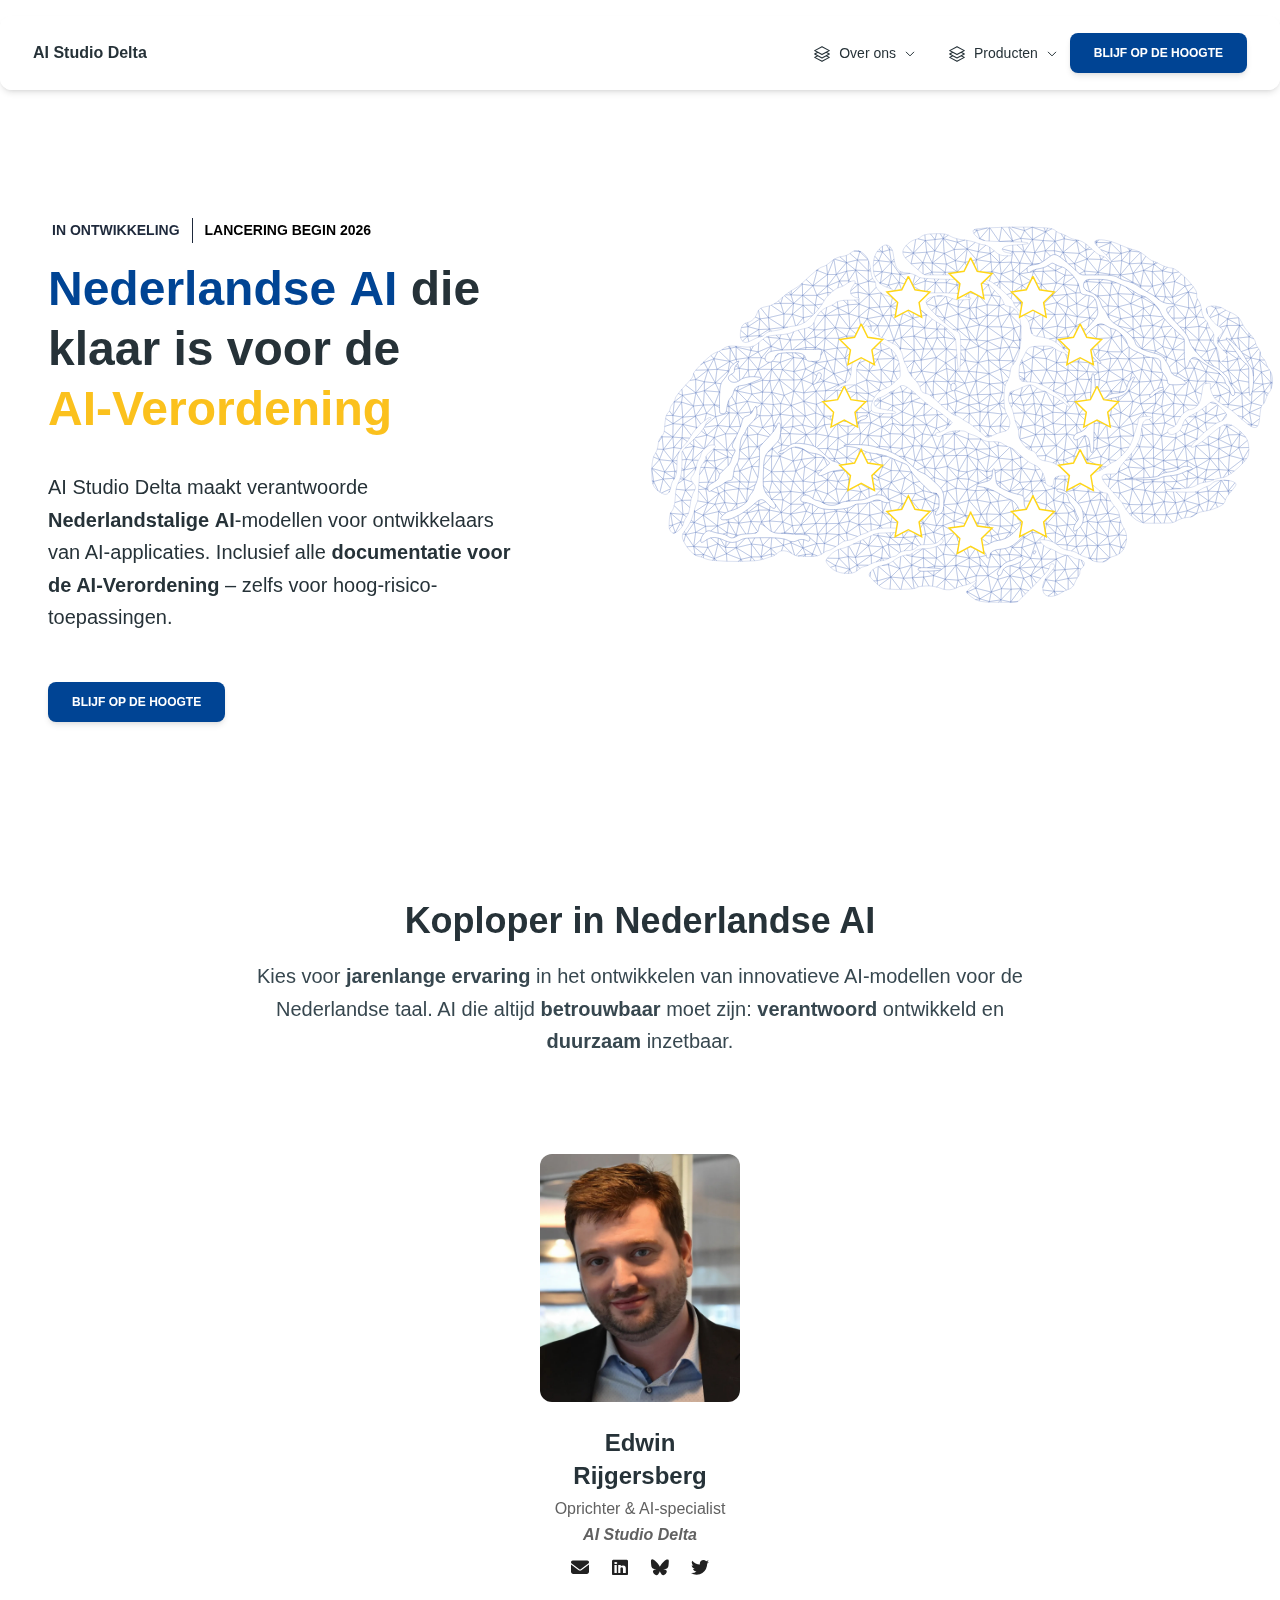
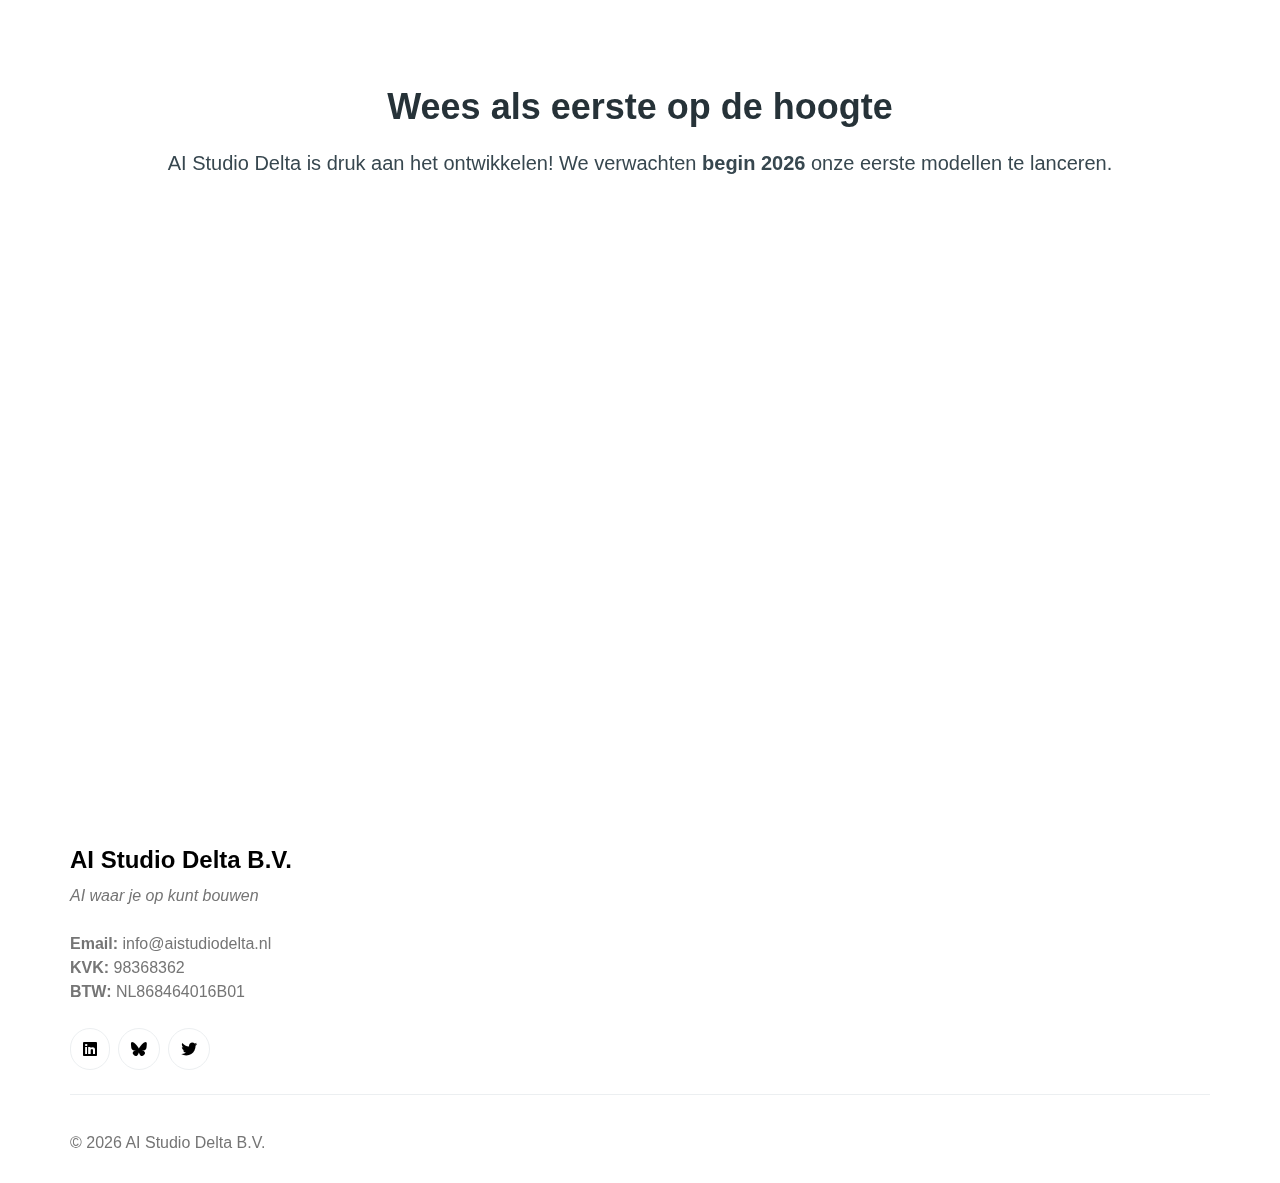
<file: index.html>
<!DOCTYPE html><html lang="nl"> <head><meta charset="UTF-8"><meta name="viewport" content="width=device-width"><link rel="icon" type="image/svg+xml" href="favicon.svg"><link href="https://fonts.googleapis.com/css?family=Open+Sans:300,400,600,700|Noto+Sans:300,400,500,600,700,800|PT+Mono:300,400,500,600,700" rel="stylesheet"><!-- GoatCounter analytics --><script data-goatcounter="https://aistudiodelta.goatcounter.com/count" async src="https://gc.zgo.at/count.js"></script><script>
      // Count pageviews on Astro client navigations (avoid double-count on initial load)
      document.addEventListener('astro:after-swap', () => {
        if (window.goatcounter && typeof window.goatcounter.count === 'function') {
          window.goatcounter.count({
            path: location.pathname + location.search + location.hash,
          });
        }
      });
    </script><title>AI Studio Delta – Nederlandse AI waar je op kunt bouwen</title><meta name="description" content="Nederlandse AI waar je op kunt bouwen."><meta name="generator" content="Astro v5.13.10"><link rel="canonical" href="https://aistudiodelta.nl/"><!-- Open Graph --><meta property="og:title" content="AI Studio Delta – Nederlandse AI waar je op kunt bouwen"><meta property="og:description" content="Nederlandse AI waar je op kunt bouwen."><meta property="og:type" content="website"><meta property="og:url" content="https://aistudiodelta.nl/"><meta property="og:site_name" content="AI Studio Delta"><meta property="og:locale" content="nl_NL"><meta property="og:image" content="https://aistudiodelta.nl/share-image.png"><meta property="og:image:alt" content="AI Studio Delta – Nederlandse AI waar je op kunt bouwen"><!-- Twitter Card --><meta name="twitter:card" content="summary_large_image"><meta name="twitter:title" content="AI Studio Delta – Nederlandse AI waar je op kunt bouwen"><meta name="twitter:description" content="Nederlandse AI waar je op kunt bouwen."><meta name="twitter:image" content="https://aistudiodelta.nl/share-image.png"><meta name="twitter:site" content="@AIStudioDelta"><link rel="stylesheet" href="https://cdnjs.cloudflare.com/ajax/libs/font-awesome/6.6.0/css/all.min.css"><!-- Google Tag Manager --><!-- <script>
      (function (w, d, s, l, i) {
        w[l] = w[l] || [];
        w[l].push({ "gtm.start": new Date().getTime(), event: "gtm.js" });
        var f = d.getElementsByTagName(s)[0],
          j = d.createElement(s),
          dl = l != "dataLayer" ? "&l=" + l : "";
        j.async = true;
        j.src = "https://www.googletagmanager.com/gtm.js?id=" + i + dl;
        f.parentNode.insertBefore(j, f);
      })(window, document, "script", "dataLayer", "GTM-NKDMSK6");
    </script> --><!-- End Google Tag Manager --><!-- MailerLite Universal (init immediately so embeds render) --><script>
      (function(w,d,e,u,f,l,n){
        w[f]=w[f]||function(){(w[f].q=w[f].q||[]).push(arguments);};
        l=d.createElement(e); l.async=1; l.src=u;
        n=d.getElementsByTagName(e)[0]; n.parentNode.insertBefore(l,n);
      })(window,document,'script','https://assets.mailerlite.com/js/universal.js','ml');
      // Initialize account immediately per MailerLite docs
      ml('account','1811690');

      // Also ensure init after Astro client navigations
      document.addEventListener('astro:page-load', () => {
        window.ml && window.ml('account', '1811690');
      });
      document.addEventListener('astro:after-swap', () => {
        window.ml && window.ml('account', '1811690');
      });
    </script><link rel="stylesheet" href="/_astro/about.DsStEs67.css"></head> <body class="overflow-x-hidden"> <!-- Google Tag Manager (noscript) --> <!-- <noscript>
      <iframe
        src="https://www.googletagmanager.com/ns.html?id=GTM-NKDMSK6"
        height="0"
        width="0"
        style="display:none;visibility:hidden">
      </iframe>
    </noscript> --> <!-- End Google Tag Manager (noscript) -->  <main> <style>astro-island,astro-slot,astro-static-slot{display:contents}</style><script>(()=>{var e=async t=>{await(await t())()};(self.Astro||(self.Astro={})).only=e;window.dispatchEvent(new Event("astro:only"));})();</script><script>(()=>{var A=Object.defineProperty;var g=(i,o,a)=>o in i?A(i,o,{enumerable:!0,configurable:!0,writable:!0,value:a}):i[o]=a;var d=(i,o,a)=>g(i,typeof o!="symbol"?o+"":o,a);{let i={0:t=>m(t),1:t=>a(t),2:t=>new RegExp(t),3:t=>new Date(t),4:t=>new Map(a(t)),5:t=>new Set(a(t)),6:t=>BigInt(t),7:t=>new URL(t),8:t=>new Uint8Array(t),9:t=>new Uint16Array(t),10:t=>new Uint32Array(t),11:t=>1/0*t},o=t=>{let[l,e]=t;return l in i?i[l](e):void 0},a=t=>t.map(o),m=t=>typeof t!="object"||t===null?t:Object.fromEntries(Object.entries(t).map(([l,e])=>[l,o(e)]));class y extends HTMLElement{constructor(){super(...arguments);d(this,"Component");d(this,"hydrator");d(this,"hydrate",async()=>{var b;if(!this.hydrator||!this.isConnected)return;let e=(b=this.parentElement)==null?void 0:b.closest("astro-island[ssr]");if(e){e.addEventListener("astro:hydrate",this.hydrate,{once:!0});return}let c=this.querySelectorAll("astro-slot"),n={},h=this.querySelectorAll("template[data-astro-template]");for(let r of h){let s=r.closest(this.tagName);s!=null&&s.isSameNode(this)&&(n[r.getAttribute("data-astro-template")||"default"]=r.innerHTML,r.remove())}for(let r of c){let s=r.closest(this.tagName);s!=null&&s.isSameNode(this)&&(n[r.getAttribute("name")||"default"]=r.innerHTML)}let p;try{p=this.hasAttribute("props")?m(JSON.parse(this.getAttribute("props"))):{}}catch(r){let s=this.getAttribute("component-url")||"<unknown>",v=this.getAttribute("component-export");throw v&&(s+=` (export ${v})`),console.error(`[hydrate] Error parsing props for component ${s}`,this.getAttribute("props"),r),r}let u;await this.hydrator(this)(this.Component,p,n,{client:this.getAttribute("client")}),this.removeAttribute("ssr"),this.dispatchEvent(new CustomEvent("astro:hydrate"))});d(this,"unmount",()=>{this.isConnected||this.dispatchEvent(new CustomEvent("astro:unmount"))})}disconnectedCallback(){document.removeEventListener("astro:after-swap",this.unmount),document.addEventListener("astro:after-swap",this.unmount,{once:!0})}connectedCallback(){if(!this.hasAttribute("await-children")||document.readyState==="interactive"||document.readyState==="complete")this.childrenConnectedCallback();else{let e=()=>{document.removeEventListener("DOMContentLoaded",e),c.disconnect(),this.childrenConnectedCallback()},c=new MutationObserver(()=>{var n;((n=this.lastChild)==null?void 0:n.nodeType)===Node.COMMENT_NODE&&this.lastChild.nodeValue==="astro:end"&&(this.lastChild.remove(),e())});c.observe(this,{childList:!0}),document.addEventListener("DOMContentLoaded",e)}}async childrenConnectedCallback(){let e=this.getAttribute("before-hydration-url");e&&await import(e),this.start()}async start(){let e=JSON.parse(this.getAttribute("opts")),c=this.getAttribute("client");if(Astro[c]===void 0){window.addEventListener(`astro:${c}`,()=>this.start(),{once:!0});return}try{await Astro[c](async()=>{let n=this.getAttribute("renderer-url"),[h,{default:p}]=await Promise.all([import(this.getAttribute("component-url")),n?import(n):()=>()=>{}]),u=this.getAttribute("component-export")||"default";if(!u.includes("."))this.Component=h[u];else{this.Component=h;for(let f of u.split("."))this.Component=this.Component[f]}return this.hydrator=p,this.hydrate},e,this)}catch(n){console.error(`[astro-island] Error hydrating ${this.getAttribute("component-url")}`,n)}}attributeChangedCallback(){this.hydrate()}}d(y,"observedAttributes",["props"]),customElements.get("astro-island")||customElements.define("astro-island",y)}})();</script><astro-island uid="Z10NUQy" component-url="/_astro/header.DmSAyZ6V.js" component-export="default" renderer-url="/_astro/client.D8-cfnIP.js" props="{}" ssr client="only" opts="{&quot;name&quot;:&quot;HeaderPresentation&quot;,&quot;value&quot;:&quot;react&quot;}"></astro-island> <!-- <FeaturePresentation client:only="react" /> --> <!-- <LogosPresentation client:only="react" /> --> <!-- <DevFreePresentation client:only="react" /> --> <!-- <PalettePresentationFree client:only="react" /> --> <!-- <CodePresentation client:only="react" /> --> <!-- <FreeToProPresentation client:only="react" /> --> <!-- <AstroPresentation client:only="react" /> --> <!-- <PagesFreePresentation client:only="react" /> --> <astro-island uid="Z1bpWLv" component-url="/_astro/team.CCiOZZ7N.js" component-export="default" renderer-url="/_astro/client.D8-cfnIP.js" props="{}" ssr client="only" opts="{&quot;name&quot;:&quot;TeamAbout&quot;,&quot;value&quot;:&quot;react&quot;}"></astro-island> <astro-island uid="Z26ReKm" component-url="/_astro/pricing.Bnfyr2mz.js" component-export="default" renderer-url="/_astro/client.D8-cfnIP.js" props="{}" ssr client="only" opts="{&quot;name&quot;:&quot;PricingPresentation&quot;,&quot;value&quot;:&quot;react&quot;}"></astro-island> <section class="mb-16"> <div class="container mx-auto max-w-xl text-center"> <div class="ml-embedded" data-form="n0iXX6"></div> </div> </section> <!-- <GithubPresentation client:only="react" /> --> <astro-island uid="Z1I5TwO" component-url="/_astro/AISfooter.DZ4yRMnR.js" component-export="default" renderer-url="/_astro/client.D8-cfnIP.js" props="{}" ssr client="only" opts="{&quot;name&quot;:&quot;AISFooterPresentation&quot;,&quot;value&quot;:&quot;react&quot;}"></astro-island> </main>  </body></html>
</file>
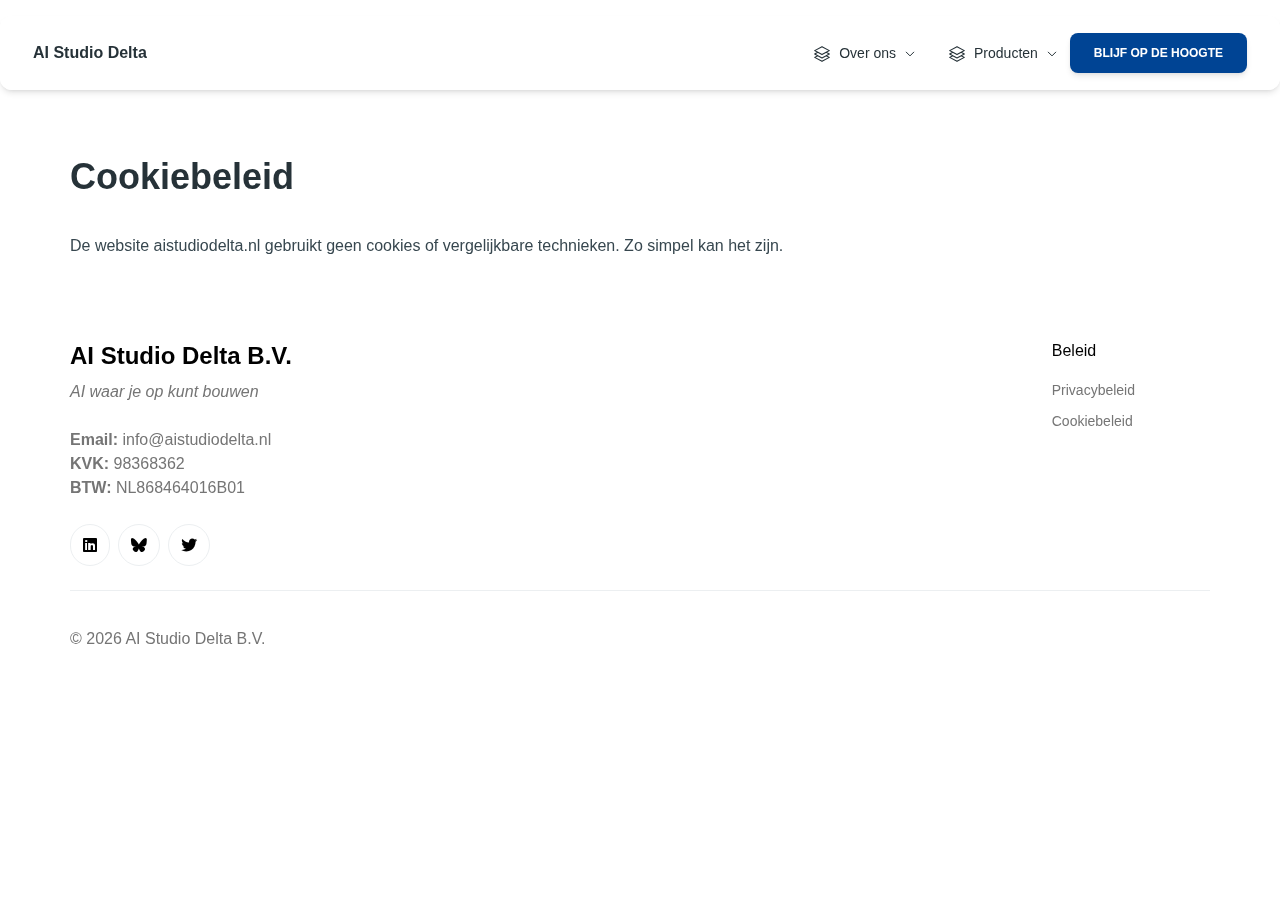
<file: cookiepolicy/index.html>
<!DOCTYPE html><html lang="nl"> <head><meta charset="UTF-8"><meta name="viewport" content="width=device-width"><link rel="icon" type="image/svg+xml" href="favicon.svg"><link href="https://fonts.googleapis.com/css?family=Open+Sans:300,400,600,700|Noto+Sans:300,400,500,600,700,800|PT+Mono:300,400,500,600,700" rel="stylesheet"><!-- GoatCounter analytics --><script data-goatcounter="https://aistudiodelta.goatcounter.com/count" async src="https://gc.zgo.at/count.js"></script><script>
      // Count pageviews on Astro client navigations (avoid double-count on initial load)
      document.addEventListener('astro:after-swap', () => {
        if (window.goatcounter && typeof window.goatcounter.count === 'function') {
          window.goatcounter.count({
            path: location.pathname + location.search + location.hash,
          });
        }
      });
    </script><title>AI Studio Delta – Cookiebeleid</title><meta name="description" content="Nederlandse AI waar je op kunt bouwen."><meta name="generator" content="Astro v5.13.10"><link rel="canonical" href="https://aistudiodelta.nl/cookiepolicy/"><!-- Open Graph --><meta property="og:title" content="AI Studio Delta – Cookiebeleid"><meta property="og:description" content="Nederlandse AI waar je op kunt bouwen."><meta property="og:type" content="website"><meta property="og:url" content="https://aistudiodelta.nl/cookiepolicy/"><meta property="og:site_name" content="AI Studio Delta"><meta property="og:locale" content="nl_NL"><meta property="og:image" content="https://aistudiodelta.nl/share-image.png"><meta property="og:image:alt" content="AI Studio Delta – Cookiebeleid"><!-- Twitter Card --><meta name="twitter:card" content="summary_large_image"><meta name="twitter:title" content="AI Studio Delta – Cookiebeleid"><meta name="twitter:description" content="Nederlandse AI waar je op kunt bouwen."><meta name="twitter:image" content="https://aistudiodelta.nl/share-image.png"><meta name="twitter:site" content="@AIStudioDelta"><link rel="stylesheet" href="https://cdnjs.cloudflare.com/ajax/libs/font-awesome/6.6.0/css/all.min.css"><!-- Google Tag Manager --><!-- <script>
      (function (w, d, s, l, i) {
        w[l] = w[l] || [];
        w[l].push({ "gtm.start": new Date().getTime(), event: "gtm.js" });
        var f = d.getElementsByTagName(s)[0],
          j = d.createElement(s),
          dl = l != "dataLayer" ? "&l=" + l : "";
        j.async = true;
        j.src = "https://www.googletagmanager.com/gtm.js?id=" + i + dl;
        f.parentNode.insertBefore(j, f);
      })(window, document, "script", "dataLayer", "GTM-NKDMSK6");
    </script> --><!-- End Google Tag Manager --><!-- MailerLite Universal (init immediately so embeds render) --><script>
      (function(w,d,e,u,f,l,n){
        w[f]=w[f]||function(){(w[f].q=w[f].q||[]).push(arguments);};
        l=d.createElement(e); l.async=1; l.src=u;
        n=d.getElementsByTagName(e)[0]; n.parentNode.insertBefore(l,n);
      })(window,document,'script','https://assets.mailerlite.com/js/universal.js','ml');
      // Initialize account immediately per MailerLite docs
      ml('account','1811690');

      // Also ensure init after Astro client navigations
      document.addEventListener('astro:page-load', () => {
        window.ml && window.ml('account', '1811690');
      });
      document.addEventListener('astro:after-swap', () => {
        window.ml && window.ml('account', '1811690');
      });
    </script><link rel="stylesheet" href="/_astro/about.DsStEs67.css"></head> <body class="overflow-x-hidden"> <!-- Google Tag Manager (noscript) --> <!-- <noscript>
      <iframe
        src="https://www.googletagmanager.com/ns.html?id=GTM-NKDMSK6"
        height="0"
        width="0"
        style="display:none;visibility:hidden">
      </iframe>
    </noscript> --> <!-- End Google Tag Manager (noscript) -->  <main> <style>astro-island,astro-slot,astro-static-slot{display:contents}</style><script>(()=>{var e=async t=>{await(await t())()};(self.Astro||(self.Astro={})).only=e;window.dispatchEvent(new Event("astro:only"));})();</script><script>(()=>{var A=Object.defineProperty;var g=(i,o,a)=>o in i?A(i,o,{enumerable:!0,configurable:!0,writable:!0,value:a}):i[o]=a;var d=(i,o,a)=>g(i,typeof o!="symbol"?o+"":o,a);{let i={0:t=>m(t),1:t=>a(t),2:t=>new RegExp(t),3:t=>new Date(t),4:t=>new Map(a(t)),5:t=>new Set(a(t)),6:t=>BigInt(t),7:t=>new URL(t),8:t=>new Uint8Array(t),9:t=>new Uint16Array(t),10:t=>new Uint32Array(t),11:t=>1/0*t},o=t=>{let[l,e]=t;return l in i?i[l](e):void 0},a=t=>t.map(o),m=t=>typeof t!="object"||t===null?t:Object.fromEntries(Object.entries(t).map(([l,e])=>[l,o(e)]));class y extends HTMLElement{constructor(){super(...arguments);d(this,"Component");d(this,"hydrator");d(this,"hydrate",async()=>{var b;if(!this.hydrator||!this.isConnected)return;let e=(b=this.parentElement)==null?void 0:b.closest("astro-island[ssr]");if(e){e.addEventListener("astro:hydrate",this.hydrate,{once:!0});return}let c=this.querySelectorAll("astro-slot"),n={},h=this.querySelectorAll("template[data-astro-template]");for(let r of h){let s=r.closest(this.tagName);s!=null&&s.isSameNode(this)&&(n[r.getAttribute("data-astro-template")||"default"]=r.innerHTML,r.remove())}for(let r of c){let s=r.closest(this.tagName);s!=null&&s.isSameNode(this)&&(n[r.getAttribute("name")||"default"]=r.innerHTML)}let p;try{p=this.hasAttribute("props")?m(JSON.parse(this.getAttribute("props"))):{}}catch(r){let s=this.getAttribute("component-url")||"<unknown>",v=this.getAttribute("component-export");throw v&&(s+=` (export ${v})`),console.error(`[hydrate] Error parsing props for component ${s}`,this.getAttribute("props"),r),r}let u;await this.hydrator(this)(this.Component,p,n,{client:this.getAttribute("client")}),this.removeAttribute("ssr"),this.dispatchEvent(new CustomEvent("astro:hydrate"))});d(this,"unmount",()=>{this.isConnected||this.dispatchEvent(new CustomEvent("astro:unmount"))})}disconnectedCallback(){document.removeEventListener("astro:after-swap",this.unmount),document.addEventListener("astro:after-swap",this.unmount,{once:!0})}connectedCallback(){if(!this.hasAttribute("await-children")||document.readyState==="interactive"||document.readyState==="complete")this.childrenConnectedCallback();else{let e=()=>{document.removeEventListener("DOMContentLoaded",e),c.disconnect(),this.childrenConnectedCallback()},c=new MutationObserver(()=>{var n;((n=this.lastChild)==null?void 0:n.nodeType)===Node.COMMENT_NODE&&this.lastChild.nodeValue==="astro:end"&&(this.lastChild.remove(),e())});c.observe(this,{childList:!0}),document.addEventListener("DOMContentLoaded",e)}}async childrenConnectedCallback(){let e=this.getAttribute("before-hydration-url");e&&await import(e),this.start()}async start(){let e=JSON.parse(this.getAttribute("opts")),c=this.getAttribute("client");if(Astro[c]===void 0){window.addEventListener(`astro:${c}`,()=>this.start(),{once:!0});return}try{await Astro[c](async()=>{let n=this.getAttribute("renderer-url"),[h,{default:p}]=await Promise.all([import(this.getAttribute("component-url")),n?import(n):()=>()=>{}]),u=this.getAttribute("component-export")||"default";if(!u.includes("."))this.Component=h[u];else{this.Component=h;for(let f of u.split("."))this.Component=this.Component[f]}return this.hydrator=p,this.hydrate},e,this)}catch(n){console.error(`[astro-island] Error hydrating ${this.getAttribute("component-url")}`,n)}}attributeChangedCallback(){this.hydrate()}}d(y,"observedAttributes",["props"]),customElements.get("astro-island")||customElements.define("astro-island",y)}})();</script><astro-island uid="23Vnje" component-url="/_astro/navbar.DA36A5Xb.js" component-export="default" renderer-url="/_astro/client.ynucpM42.js" props="{}" ssr client="only" opts="{&quot;name&quot;:&quot;Navbar&quot;,&quot;value&quot;:&quot;react&quot;}"></astro-island> <astro-island uid="2nPbGi" component-url="/_astro/cookiepolicy.BNGJJso2.js" component-export="default" renderer-url="/_astro/client.ynucpM42.js" props="{}" ssr client="only" opts="{&quot;name&quot;:&quot;CookiePolicy&quot;,&quot;value&quot;:&quot;react&quot;}"></astro-island> <astro-island uid="Z1I5TwO" component-url="/_astro/AISfooter.Cl38Ckxi.js" component-export="default" renderer-url="/_astro/client.ynucpM42.js" props="{}" ssr client="only" opts="{&quot;name&quot;:&quot;AISFooterPresentation&quot;,&quot;value&quot;:&quot;react&quot;}"></astro-island> </main>  </body></html>
</file>
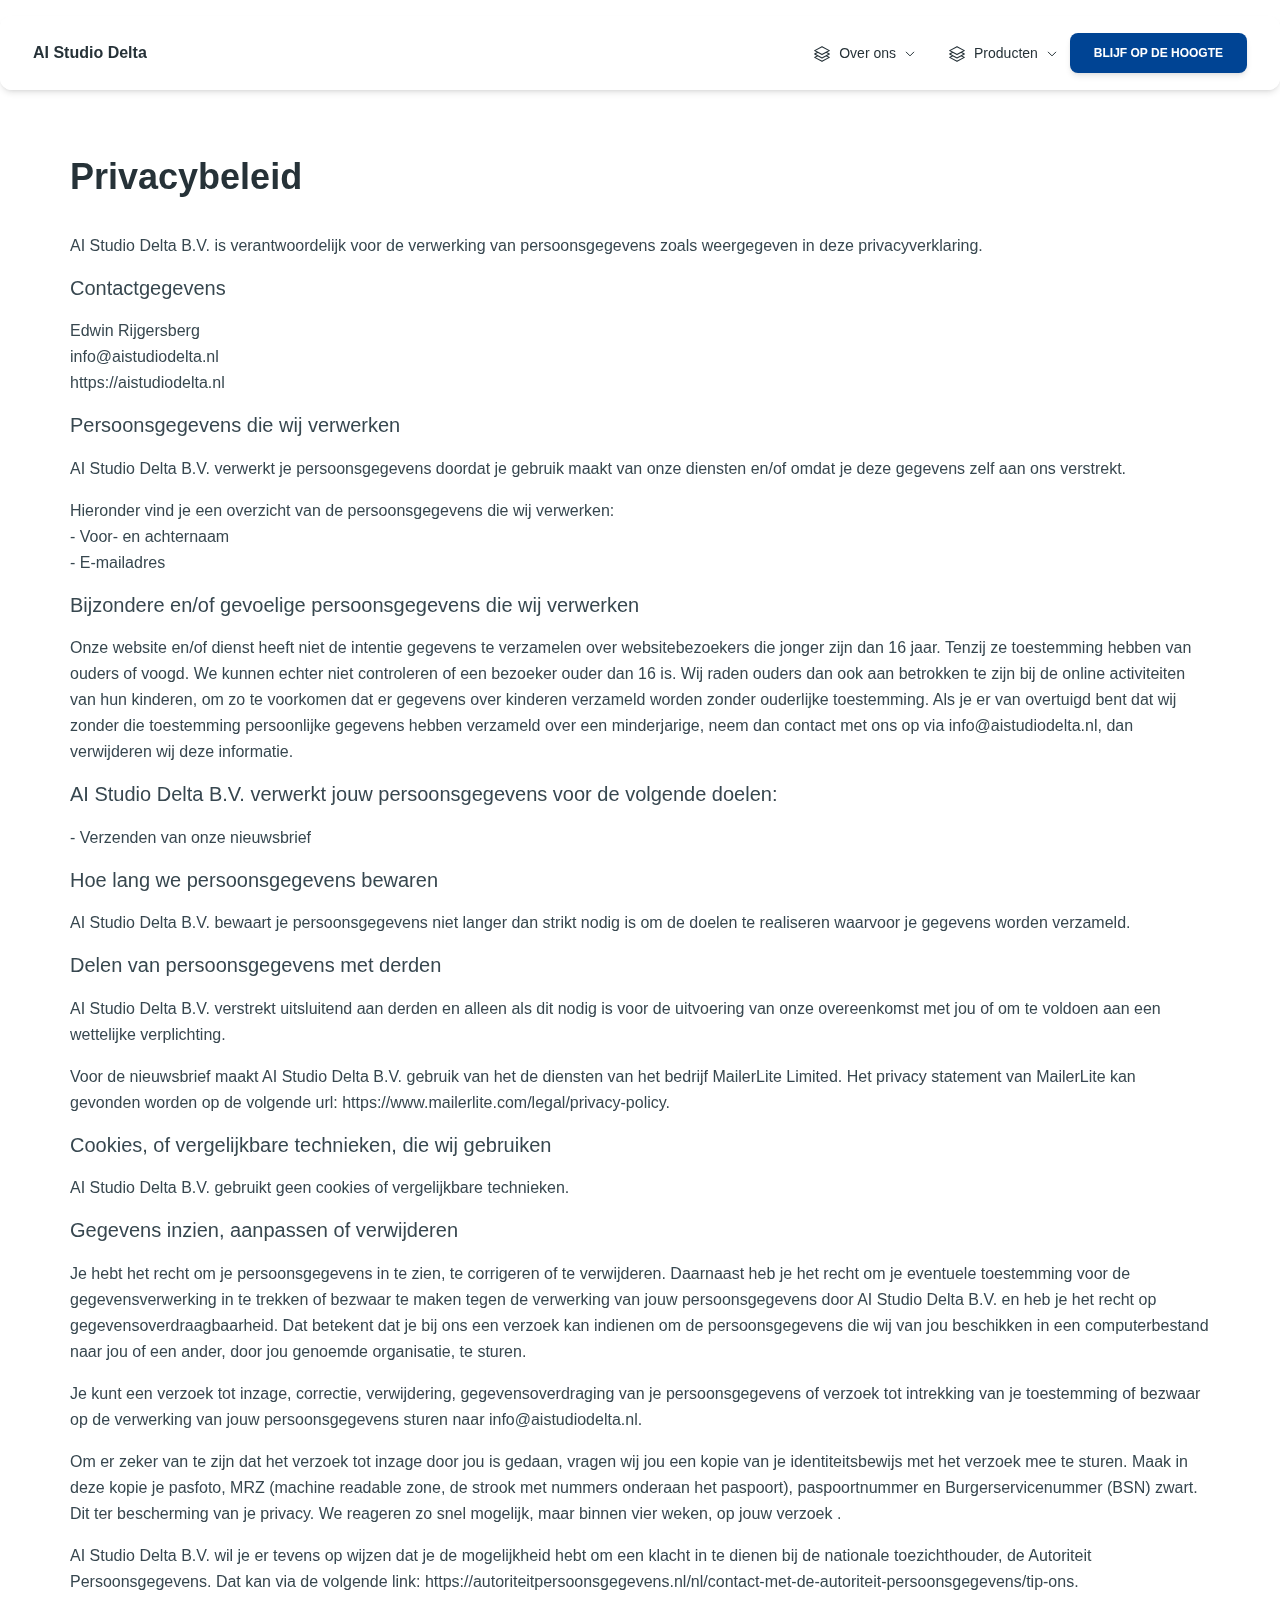
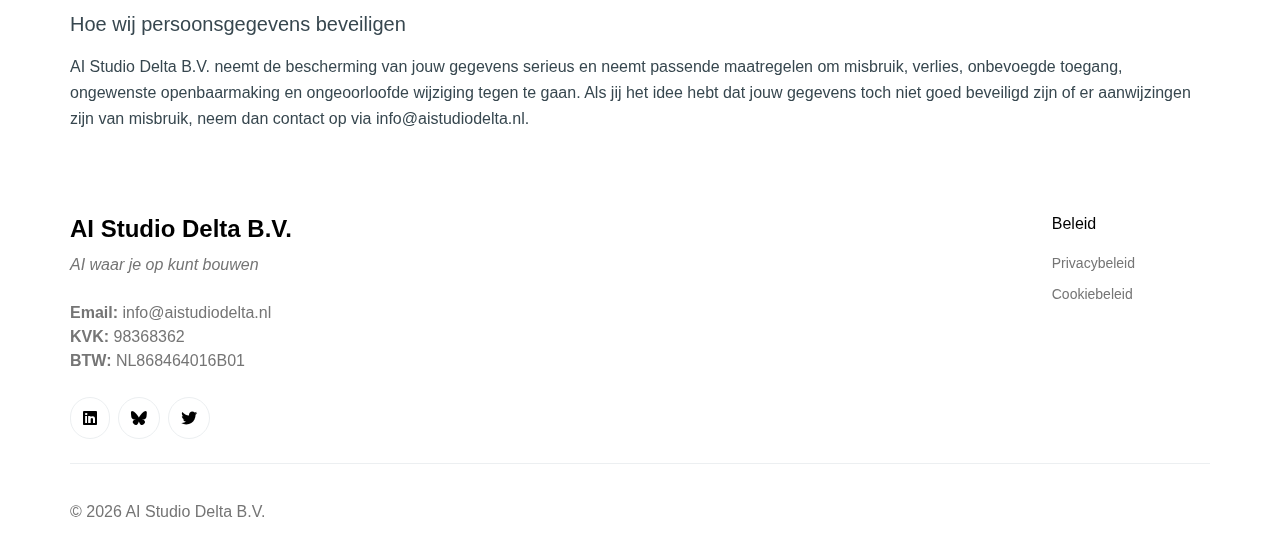
<file: privacypolicy/index.html>
<!DOCTYPE html><html lang="nl"> <head><meta charset="UTF-8"><meta name="viewport" content="width=device-width"><link rel="icon" type="image/svg+xml" href="favicon.svg"><link href="https://fonts.googleapis.com/css?family=Open+Sans:300,400,600,700|Noto+Sans:300,400,500,600,700,800|PT+Mono:300,400,500,600,700" rel="stylesheet"><!-- GoatCounter analytics --><script data-goatcounter="https://aistudiodelta.goatcounter.com/count" async src="https://gc.zgo.at/count.js"></script><script>
      // Count pageviews on Astro client navigations (avoid double-count on initial load)
      document.addEventListener('astro:after-swap', () => {
        if (window.goatcounter && typeof window.goatcounter.count === 'function') {
          window.goatcounter.count({
            path: location.pathname + location.search + location.hash,
          });
        }
      });
    </script><title>AI Studio Delta – Privacybeleid</title><meta name="description" content="Nederlandse AI waar je op kunt bouwen."><meta name="generator" content="Astro v5.13.10"><link rel="canonical" href="https://aistudiodelta.nl/privacypolicy/"><!-- Open Graph --><meta property="og:title" content="AI Studio Delta – Privacybeleid"><meta property="og:description" content="Nederlandse AI waar je op kunt bouwen."><meta property="og:type" content="website"><meta property="og:url" content="https://aistudiodelta.nl/privacypolicy/"><meta property="og:site_name" content="AI Studio Delta"><meta property="og:locale" content="nl_NL"><meta property="og:image" content="https://aistudiodelta.nl/share-image.png"><meta property="og:image:alt" content="AI Studio Delta – Privacybeleid"><!-- Twitter Card --><meta name="twitter:card" content="summary_large_image"><meta name="twitter:title" content="AI Studio Delta – Privacybeleid"><meta name="twitter:description" content="Nederlandse AI waar je op kunt bouwen."><meta name="twitter:image" content="https://aistudiodelta.nl/share-image.png"><meta name="twitter:site" content="@AIStudioDelta"><link rel="stylesheet" href="https://cdnjs.cloudflare.com/ajax/libs/font-awesome/6.6.0/css/all.min.css"><!-- Google Tag Manager --><!-- <script>
      (function (w, d, s, l, i) {
        w[l] = w[l] || [];
        w[l].push({ "gtm.start": new Date().getTime(), event: "gtm.js" });
        var f = d.getElementsByTagName(s)[0],
          j = d.createElement(s),
          dl = l != "dataLayer" ? "&l=" + l : "";
        j.async = true;
        j.src = "https://www.googletagmanager.com/gtm.js?id=" + i + dl;
        f.parentNode.insertBefore(j, f);
      })(window, document, "script", "dataLayer", "GTM-NKDMSK6");
    </script> --><!-- End Google Tag Manager --><!-- MailerLite Universal (init immediately so embeds render) --><script>
      (function(w,d,e,u,f,l,n){
        w[f]=w[f]||function(){(w[f].q=w[f].q||[]).push(arguments);};
        l=d.createElement(e); l.async=1; l.src=u;
        n=d.getElementsByTagName(e)[0]; n.parentNode.insertBefore(l,n);
      })(window,document,'script','https://assets.mailerlite.com/js/universal.js','ml');
      // Initialize account immediately per MailerLite docs
      ml('account','1811690');

      // Also ensure init after Astro client navigations
      document.addEventListener('astro:page-load', () => {
        window.ml && window.ml('account', '1811690');
      });
      document.addEventListener('astro:after-swap', () => {
        window.ml && window.ml('account', '1811690');
      });
    </script><link rel="stylesheet" href="/_astro/about.DsStEs67.css"></head> <body class="overflow-x-hidden"> <!-- Google Tag Manager (noscript) --> <!-- <noscript>
      <iframe
        src="https://www.googletagmanager.com/ns.html?id=GTM-NKDMSK6"
        height="0"
        width="0"
        style="display:none;visibility:hidden">
      </iframe>
    </noscript> --> <!-- End Google Tag Manager (noscript) -->  <main> <style>astro-island,astro-slot,astro-static-slot{display:contents}</style><script>(()=>{var e=async t=>{await(await t())()};(self.Astro||(self.Astro={})).only=e;window.dispatchEvent(new Event("astro:only"));})();</script><script>(()=>{var A=Object.defineProperty;var g=(i,o,a)=>o in i?A(i,o,{enumerable:!0,configurable:!0,writable:!0,value:a}):i[o]=a;var d=(i,o,a)=>g(i,typeof o!="symbol"?o+"":o,a);{let i={0:t=>m(t),1:t=>a(t),2:t=>new RegExp(t),3:t=>new Date(t),4:t=>new Map(a(t)),5:t=>new Set(a(t)),6:t=>BigInt(t),7:t=>new URL(t),8:t=>new Uint8Array(t),9:t=>new Uint16Array(t),10:t=>new Uint32Array(t),11:t=>1/0*t},o=t=>{let[l,e]=t;return l in i?i[l](e):void 0},a=t=>t.map(o),m=t=>typeof t!="object"||t===null?t:Object.fromEntries(Object.entries(t).map(([l,e])=>[l,o(e)]));class y extends HTMLElement{constructor(){super(...arguments);d(this,"Component");d(this,"hydrator");d(this,"hydrate",async()=>{var b;if(!this.hydrator||!this.isConnected)return;let e=(b=this.parentElement)==null?void 0:b.closest("astro-island[ssr]");if(e){e.addEventListener("astro:hydrate",this.hydrate,{once:!0});return}let c=this.querySelectorAll("astro-slot"),n={},h=this.querySelectorAll("template[data-astro-template]");for(let r of h){let s=r.closest(this.tagName);s!=null&&s.isSameNode(this)&&(n[r.getAttribute("data-astro-template")||"default"]=r.innerHTML,r.remove())}for(let r of c){let s=r.closest(this.tagName);s!=null&&s.isSameNode(this)&&(n[r.getAttribute("name")||"default"]=r.innerHTML)}let p;try{p=this.hasAttribute("props")?m(JSON.parse(this.getAttribute("props"))):{}}catch(r){let s=this.getAttribute("component-url")||"<unknown>",v=this.getAttribute("component-export");throw v&&(s+=` (export ${v})`),console.error(`[hydrate] Error parsing props for component ${s}`,this.getAttribute("props"),r),r}let u;await this.hydrator(this)(this.Component,p,n,{client:this.getAttribute("client")}),this.removeAttribute("ssr"),this.dispatchEvent(new CustomEvent("astro:hydrate"))});d(this,"unmount",()=>{this.isConnected||this.dispatchEvent(new CustomEvent("astro:unmount"))})}disconnectedCallback(){document.removeEventListener("astro:after-swap",this.unmount),document.addEventListener("astro:after-swap",this.unmount,{once:!0})}connectedCallback(){if(!this.hasAttribute("await-children")||document.readyState==="interactive"||document.readyState==="complete")this.childrenConnectedCallback();else{let e=()=>{document.removeEventListener("DOMContentLoaded",e),c.disconnect(),this.childrenConnectedCallback()},c=new MutationObserver(()=>{var n;((n=this.lastChild)==null?void 0:n.nodeType)===Node.COMMENT_NODE&&this.lastChild.nodeValue==="astro:end"&&(this.lastChild.remove(),e())});c.observe(this,{childList:!0}),document.addEventListener("DOMContentLoaded",e)}}async childrenConnectedCallback(){let e=this.getAttribute("before-hydration-url");e&&await import(e),this.start()}async start(){let e=JSON.parse(this.getAttribute("opts")),c=this.getAttribute("client");if(Astro[c]===void 0){window.addEventListener(`astro:${c}`,()=>this.start(),{once:!0});return}try{await Astro[c](async()=>{let n=this.getAttribute("renderer-url"),[h,{default:p}]=await Promise.all([import(this.getAttribute("component-url")),n?import(n):()=>()=>{}]),u=this.getAttribute("component-export")||"default";if(!u.includes("."))this.Component=h[u];else{this.Component=h;for(let f of u.split("."))this.Component=this.Component[f]}return this.hydrator=p,this.hydrate},e,this)}catch(n){console.error(`[astro-island] Error hydrating ${this.getAttribute("component-url")}`,n)}}attributeChangedCallback(){this.hydrate()}}d(y,"observedAttributes",["props"]),customElements.get("astro-island")||customElements.define("astro-island",y)}})();</script><astro-island uid="23Vnje" component-url="/_astro/navbar.DA36A5Xb.js" component-export="default" renderer-url="/_astro/client.ynucpM42.js" props="{}" ssr client="only" opts="{&quot;name&quot;:&quot;Navbar&quot;,&quot;value&quot;:&quot;react&quot;}"></astro-island> <astro-island uid="1qR1NP" component-url="/_astro/privacypolicy.CDUkS3gz.js" component-export="default" renderer-url="/_astro/client.ynucpM42.js" props="{}" ssr client="only" opts="{&quot;name&quot;:&quot;PrivacyPolicy&quot;,&quot;value&quot;:&quot;react&quot;}"></astro-island> <astro-island uid="Z1I5TwO" component-url="/_astro/AISfooter.Cl38Ckxi.js" component-export="default" renderer-url="/_astro/client.ynucpM42.js" props="{}" ssr client="only" opts="{&quot;name&quot;:&quot;AISFooterPresentation&quot;,&quot;value&quot;:&quot;react&quot;}"></astro-island> </main>  </body></html>
</file>
<file: _astro/about.DsStEs67.css>
*,:before,:after{box-sizing:border-box;border-width:0;border-style:solid;border-color:#eee}:before,:after{--tw-content: ""}html{line-height:1.5;-webkit-text-size-adjust:100%;-moz-tab-size:4;-o-tab-size:4;tab-size:4;font-family:Roboto,sans-serif;font-feature-settings:normal;font-variation-settings:normal}body{margin:0;line-height:inherit}hr{height:0;color:inherit;border-top-width:1px}abbr:where([title]){-webkit-text-decoration:underline dotted;text-decoration:underline dotted}h1,h2,h3,h4,h5,h6{font-size:inherit;font-weight:inherit}a{color:inherit;text-decoration:inherit}b,strong{font-weight:bolder}code,kbd,samp,pre{font-family:ui-monospace,SFMono-Regular,Menlo,Monaco,Consolas,Liberation Mono,Courier New,monospace;font-size:1em}small{font-size:80%}sub,sup{font-size:75%;line-height:0;position:relative;vertical-align:baseline}sub{bottom:-.25em}sup{top:-.5em}table{text-indent:0;border-color:inherit;border-collapse:collapse}button,input,optgroup,select,textarea{font-family:inherit;font-feature-settings:inherit;font-variation-settings:inherit;font-size:100%;font-weight:inherit;line-height:inherit;color:inherit;margin:0;padding:0}button,select{text-transform:none}button,[type=button],[type=reset],[type=submit]{-webkit-appearance:button;background-color:transparent;background-image:none}:-moz-focusring{outline:auto}:-moz-ui-invalid{box-shadow:none}progress{vertical-align:baseline}::-webkit-inner-spin-button,::-webkit-outer-spin-button{height:auto}[type=search]{-webkit-appearance:textfield;outline-offset:-2px}::-webkit-search-decoration{-webkit-appearance:none}::-webkit-file-upload-button{-webkit-appearance:button;font:inherit}summary{display:list-item}blockquote,dl,dd,h1,h2,h3,h4,h5,h6,hr,figure,p,pre{margin:0}fieldset{margin:0;padding:0}legend{padding:0}ol,ul,menu{list-style:none;margin:0;padding:0}dialog{padding:0}textarea{resize:vertical}input::-moz-placeholder,textarea::-moz-placeholder{opacity:1;color:#bdbdbd}input::placeholder,textarea::placeholder{opacity:1;color:#bdbdbd}button,[role=button]{cursor:pointer}:disabled{cursor:default}img,svg,video,canvas,audio,iframe,embed,object{display:block;vertical-align:middle}img,video{max-width:100%;height:auto}[hidden]{display:none}*,:before,:after{--tw-border-spacing-x: 0;--tw-border-spacing-y: 0;--tw-translate-x: 0;--tw-translate-y: 0;--tw-rotate: 0;--tw-skew-x: 0;--tw-skew-y: 0;--tw-scale-x: 1;--tw-scale-y: 1;--tw-pan-x: ;--tw-pan-y: ;--tw-pinch-zoom: ;--tw-scroll-snap-strictness: proximity;--tw-gradient-from-position: ;--tw-gradient-via-position: ;--tw-gradient-to-position: ;--tw-ordinal: ;--tw-slashed-zero: ;--tw-numeric-figure: ;--tw-numeric-spacing: ;--tw-numeric-fraction: ;--tw-ring-inset: ;--tw-ring-offset-width: 0px;--tw-ring-offset-color: #fff;--tw-ring-color: rgb(48 102 255 / .5);--tw-ring-offset-shadow: 0 0 #0000;--tw-ring-shadow: 0 0 #0000;--tw-shadow: 0 0 #0000;--tw-shadow-colored: 0 0 #0000;--tw-blur: ;--tw-brightness: ;--tw-contrast: ;--tw-grayscale: ;--tw-hue-rotate: ;--tw-invert: ;--tw-saturate: ;--tw-sepia: ;--tw-drop-shadow: ;--tw-backdrop-blur: ;--tw-backdrop-brightness: ;--tw-backdrop-contrast: ;--tw-backdrop-grayscale: ;--tw-backdrop-hue-rotate: ;--tw-backdrop-invert: ;--tw-backdrop-opacity: ;--tw-backdrop-saturate: ;--tw-backdrop-sepia: }::backdrop{--tw-border-spacing-x: 0;--tw-border-spacing-y: 0;--tw-translate-x: 0;--tw-translate-y: 0;--tw-rotate: 0;--tw-skew-x: 0;--tw-skew-y: 0;--tw-scale-x: 1;--tw-scale-y: 1;--tw-pan-x: ;--tw-pan-y: ;--tw-pinch-zoom: ;--tw-scroll-snap-strictness: proximity;--tw-gradient-from-position: ;--tw-gradient-via-position: ;--tw-gradient-to-position: ;--tw-ordinal: ;--tw-slashed-zero: ;--tw-numeric-figure: ;--tw-numeric-spacing: ;--tw-numeric-fraction: ;--tw-ring-inset: ;--tw-ring-offset-width: 0px;--tw-ring-offset-color: #fff;--tw-ring-color: rgb(48 102 255 / .5);--tw-ring-offset-shadow: 0 0 #0000;--tw-ring-shadow: 0 0 #0000;--tw-shadow: 0 0 #0000;--tw-shadow-colored: 0 0 #0000;--tw-blur: ;--tw-brightness: ;--tw-contrast: ;--tw-grayscale: ;--tw-hue-rotate: ;--tw-invert: ;--tw-saturate: ;--tw-sepia: ;--tw-drop-shadow: ;--tw-backdrop-blur: ;--tw-backdrop-brightness: ;--tw-backdrop-contrast: ;--tw-backdrop-grayscale: ;--tw-backdrop-hue-rotate: ;--tw-backdrop-invert: ;--tw-backdrop-opacity: ;--tw-backdrop-saturate: ;--tw-backdrop-sepia: }.container{width:100%}@media (min-width: 540px){.container{max-width:540px}}@media (min-width: 720px){.container{max-width:720px}}@media (min-width: 960px){.container{max-width:960px}}@media (min-width: 1140px){.container{max-width:1140px}}@media (min-width: 1320px){.container{max-width:1320px}}.pointer-events-none{pointer-events:none}.pointer-events-auto{pointer-events:auto}.\!invisible{visibility:hidden!important}.invisible{visibility:hidden}.collapse{visibility:collapse}.static{position:static}.fixed{position:fixed}.\!absolute{position:absolute!important}.absolute{position:absolute}.relative{position:relative}.sticky{position:sticky}.inset-0{inset:0}.-left-1{left:-.25rem}.-right-32{right:-8rem}.-top-1{top:-.25rem}.-top-1\.5{top:-.375rem}.-top-10{top:-2.5rem}.-top-2{top:-.5rem}.-top-2\.5{top:-.625rem}.-top-24{top:-6rem}.bottom-0{bottom:0}.bottom-4{bottom:1rem}.bottom-\[14\%\]{bottom:14%}.bottom-\[4\%\]{bottom:4%}.left-0{left:0}.left-1{left:.25rem}.left-1\.5{left:.375rem}.left-1\/2,.left-2\/4{left:50%}.left-3{left:.75rem}.left-4{left:1rem}.left-\[14\%\]{left:14%}.left-\[2\%\]{left:2%}.right-0{right:0}.right-1{right:.25rem}.right-10{right:2.5rem}.right-2{right:.5rem}.right-3{right:.75rem}.right-4{right:1rem}.right-\[14\%\]{right:14%}.right-\[2\%\]{right:2%}.top-0{top:0}.top-1\/2,.top-2\/4{top:50%}.top-3{top:.75rem}.top-\[14\%\]{top:14%}.top-\[4\%\]{top:4%}.z-10{z-index:10}.z-20{z-index:20}.z-50{z-index:50}.z-\[1\]{z-index:1}.z-\[2\]{z-index:2}.z-\[9995\]{z-index:9995}.z-\[9999\]{z-index:9999}.z-\[999\]{z-index:999}.col-span-12{grid-column:span 12 / span 12}.col-span-5{grid-column:span 5 / span 5}.row-start-1{grid-row-start:1}.row-start-2{grid-row-start:2}.\!m-0{margin:0!important}.m-0{margin:0}.m-0\.5{margin:.125rem}.m-12{margin:3rem}.m-4{margin:1rem}.mx-0{margin-left:0;margin-right:0}.mx-2{margin-left:.5rem;margin-right:.5rem}.mx-4{margin-left:1rem;margin-right:1rem}.mx-auto{margin-left:auto;margin-right:auto}.mx-px{margin-left:1px;margin-right:1px}.my-6{margin-top:1.5rem;margin-bottom:1.5rem}.my-auto{margin-top:auto;margin-bottom:auto}.\!mb-6{margin-bottom:1.5rem!important}.-ml-1{margin-left:-.25rem}.-ml-3{margin-left:-.75rem}.-mt-0{margin-top:-0px}.-mt-0\.5{margin-top:-.125rem}.-mt-1{margin-top:-.25rem}.-mt-6{margin-top:-1.5rem}.mb-0{margin-bottom:0}.mb-1{margin-bottom:.25rem}.mb-10{margin-bottom:2.5rem}.mb-12{margin-bottom:3rem}.mb-16{margin-bottom:4rem}.mb-2{margin-bottom:.5rem}.mb-20{margin-bottom:5rem}.mb-24{margin-bottom:6rem}.mb-3{margin-bottom:.75rem}.mb-4{margin-bottom:1rem}.mb-5{margin-bottom:1.25rem}.mb-6{margin-bottom:1.5rem}.mb-8{margin-bottom:2rem}.ml-0{margin-left:0}.ml-0\.5{margin-left:.125rem}.ml-1{margin-left:.25rem}.ml-1\.5{margin-left:.375rem}.ml-2{margin-left:.5rem}.ml-3{margin-left:.75rem}.ml-4{margin-left:1rem}.ml-5{margin-left:1.25rem}.ml-6{margin-left:1.5rem}.ml-\[18px\]{margin-left:18px}.ml-auto{margin-left:auto}.mr-1{margin-right:.25rem}.mr-1\.5{margin-right:.375rem}.mr-12{margin-right:3rem}.mr-2{margin-right:.5rem}.mr-3{margin-right:.75rem}.mr-4{margin-right:1rem}.mr-5{margin-right:1.25rem}.ms-1{margin-inline-start:.25rem}.mt-0{margin-top:0}.mt-10{margin-top:2.5rem}.mt-12{margin-top:3rem}.mt-16{margin-top:4rem}.mt-2{margin-top:.5rem}.mt-4{margin-top:1rem}.mt-5{margin-top:1.25rem}.mt-6{margin-top:1.5rem}.mt-px{margin-top:1px}.box-border{box-sizing:border-box}.block{display:block}.inline-block{display:inline-block}.\!flex{display:flex!important}.flex{display:flex}.inline-flex{display:inline-flex}.table{display:table}.grid{display:grid}.hidden{display:none}.h-0{height:0px}.h-0\.5{height:.125rem}.h-1{height:.25rem}.h-1\.5{height:.375rem}.h-10{height:2.5rem}.h-11{height:2.75rem}.h-12{height:3rem}.h-2{height:.5rem}.h-2\.5{height:.625rem}.h-3{height:.75rem}.h-3\.5{height:.875rem}.h-4{height:1rem}.h-5{height:1.25rem}.h-56{height:14rem}.h-6{height:1.5rem}.h-7{height:1.75rem}.h-8{height:2rem}.h-80{height:20rem}.h-9{height:2.25rem}.h-96{height:24rem}.h-\[110px\]{height:110px}.h-\[18px\]{height:18px}.h-\[25rem\]{height:25rem}.h-\[58px\]{height:58px}.h-\[74px\]{height:74px}.h-full{height:100%}.h-max{height:-moz-max-content;height:max-content}.h-screen{height:100vh}.max-h-96{max-height:24rem}.max-h-\[100vh\]{max-height:100vh}.max-h-\[32px\]{max-height:32px}.max-h-\[40px\]{max-height:40px}.max-h-\[48px\]{max-height:48px}.max-h-\[50vh\]{max-height:50vh}.min-h-\[100px\]{min-height:100px}.min-h-\[100vh\]{min-height:100vh}.min-h-\[12px\]{min-height:12px}.min-h-\[20rem\]{min-height:20rem}.min-h-\[24px\]{min-height:24px}.min-h-\[48px\]{min-height:48px}.min-h-screen{min-height:100vh}.w-0{width:0px}.w-0\.5{width:.125rem}.w-1\/2{width:50%}.w-1\/3{width:33.333333%}.w-1\/4{width:25%}.w-10{width:2.5rem}.w-12{width:3rem}.w-2\/5{width:40%}.w-3{width:.75rem}.w-3\.5{width:.875rem}.w-3\/4{width:75%}.w-3\/5{width:60%}.w-36{width:9rem}.w-4{width:1rem}.w-40{width:10rem}.w-48{width:12rem}.w-5{width:1.25rem}.w-6{width:1.5rem}.w-6\/12{width:50%}.w-7{width:1.75rem}.w-8{width:2rem}.w-80{width:20rem}.w-9{width:2.25rem}.w-\[110px\]{width:110px}.w-\[18px\]{width:18px}.w-\[58px\]{width:58px}.w-\[74px\]{width:74px}.w-auto{width:auto}.w-full{width:100%}.w-max{width:-moz-max-content;width:max-content}.w-screen{width:100vw}.min-w-\[100vw\]{min-width:100vw}.min-w-\[12px\]{min-width:12px}.min-w-\[180px\]{min-width:180px}.min-w-\[200px\]{min-width:200px}.min-w-\[240px\]{min-width:240px}.min-w-\[24px\]{min-width:24px}.min-w-\[48px\]{min-width:48px}.min-w-\[768px\]{min-width:768px}.min-w-\[80\%\]{min-width:80%}.min-w-\[90\%\]{min-width:90%}.min-w-\[95\%\]{min-width:95%}.max-w-2xl{max-width:42rem}.max-w-3xl{max-width:48rem}.max-w-\[100vw\]{max-width:100vw}.max-w-\[200px\]{max-width:200px}.max-w-\[24rem\]{max-width:24rem}.max-w-\[28rem\]{max-width:28rem}.max-w-\[32px\]{max-width:32px}.max-w-\[40px\]{max-width:40px}.max-w-\[48px\]{max-width:48px}.max-w-\[80\%\]{max-width:80%}.max-w-\[90\%\]{max-width:90%}.max-w-\[900px\]{max-width:900px}.max-w-\[95\%\]{max-width:95%}.max-w-full{max-width:100%}.max-w-md{max-width:28rem}.max-w-screen-2xl{max-width:1320px}.max-w-screen-xl{max-width:1140px}.max-w-xl{max-width:36rem}.flex-none{flex:none}.flex-shrink-0{flex-shrink:0}.shrink{flex-shrink:1}.shrink-0{flex-shrink:0}.basis-full{flex-basis:100%}.table-auto{table-layout:auto}.-translate-x-1\/2,.-translate-x-2\/4{--tw-translate-x: -50%;transform:translate(var(--tw-translate-x),var(--tw-translate-y)) rotate(var(--tw-rotate)) skew(var(--tw-skew-x)) skewY(var(--tw-skew-y)) scaleX(var(--tw-scale-x)) scaleY(var(--tw-scale-y))}.-translate-y-1\/2{--tw-translate-y: -50%;transform:translate(var(--tw-translate-x),var(--tw-translate-y)) rotate(var(--tw-rotate)) skew(var(--tw-skew-x)) skewY(var(--tw-skew-y)) scaleX(var(--tw-scale-x)) scaleY(var(--tw-scale-y))}.-translate-y-1\/4{--tw-translate-y: -25%;transform:translate(var(--tw-translate-x),var(--tw-translate-y)) rotate(var(--tw-rotate)) skew(var(--tw-skew-x)) skewY(var(--tw-skew-y)) scaleX(var(--tw-scale-x)) scaleY(var(--tw-scale-y))}.-translate-y-2\/4{--tw-translate-y: -50%;transform:translate(var(--tw-translate-x),var(--tw-translate-y)) rotate(var(--tw-rotate)) skew(var(--tw-skew-x)) skewY(var(--tw-skew-y)) scaleX(var(--tw-scale-x)) scaleY(var(--tw-scale-y))}.translate-x-2\/4{--tw-translate-x: 50%;transform:translate(var(--tw-translate-x),var(--tw-translate-y)) rotate(var(--tw-rotate)) skew(var(--tw-skew-x)) skewY(var(--tw-skew-y)) scaleX(var(--tw-scale-x)) scaleY(var(--tw-scale-y))}.translate-y-2\/4{--tw-translate-y: 50%;transform:translate(var(--tw-translate-x),var(--tw-translate-y)) rotate(var(--tw-rotate)) skew(var(--tw-skew-x)) skewY(var(--tw-skew-y)) scaleX(var(--tw-scale-x)) scaleY(var(--tw-scale-y))}.rotate-0{--tw-rotate: 0deg;transform:translate(var(--tw-translate-x),var(--tw-translate-y)) rotate(var(--tw-rotate)) skew(var(--tw-skew-x)) skewY(var(--tw-skew-y)) scaleX(var(--tw-scale-x)) scaleY(var(--tw-scale-y))}.rotate-180{--tw-rotate: 180deg;transform:translate(var(--tw-translate-x),var(--tw-translate-y)) rotate(var(--tw-rotate)) skew(var(--tw-skew-x)) skewY(var(--tw-skew-y)) scaleX(var(--tw-scale-x)) scaleY(var(--tw-scale-y))}.scale-100{--tw-scale-x: 1;--tw-scale-y: 1;transform:translate(var(--tw-translate-x),var(--tw-translate-y)) rotate(var(--tw-rotate)) skew(var(--tw-skew-x)) skewY(var(--tw-skew-y)) scaleX(var(--tw-scale-x)) scaleY(var(--tw-scale-y))}.scale-x-0{--tw-scale-x: 0;transform:translate(var(--tw-translate-x),var(--tw-translate-y)) rotate(var(--tw-rotate)) skew(var(--tw-skew-x)) skewY(var(--tw-skew-y)) scaleX(var(--tw-scale-x)) scaleY(var(--tw-scale-y))}.scale-x-100{--tw-scale-x: 1;transform:translate(var(--tw-translate-x),var(--tw-translate-y)) rotate(var(--tw-rotate)) skew(var(--tw-skew-x)) skewY(var(--tw-skew-y)) scaleX(var(--tw-scale-x)) scaleY(var(--tw-scale-y))}.transform{transform:translate(var(--tw-translate-x),var(--tw-translate-y)) rotate(var(--tw-rotate)) skew(var(--tw-skew-x)) skewY(var(--tw-skew-y)) scaleX(var(--tw-scale-x)) scaleY(var(--tw-scale-y))}@keyframes spin{to{transform:rotate(360deg)}}.animate-spin{animation:spin 1s linear infinite}.cursor-not-allowed{cursor:not-allowed}.cursor-pointer{cursor:pointer}.select-none{-webkit-user-select:none;-moz-user-select:none;user-select:none}.\!resize-none{resize:none!important}.resize-none{resize:none}.resize-y{resize:vertical}.\!resize{resize:both!important}.resize{resize:both}.scroll-mt-16{scroll-margin-top:4rem}.appearance-none{-webkit-appearance:none;-moz-appearance:none;appearance:none}.grid-cols-1{grid-template-columns:repeat(1,minmax(0,1fr))}.grid-cols-2{grid-template-columns:repeat(2,minmax(0,1fr))}.grid-cols-3{grid-template-columns:repeat(3,minmax(0,1fr))}.grid-cols-6{grid-template-columns:repeat(6,minmax(0,1fr))}.grid-cols-7{grid-template-columns:repeat(7,minmax(0,1fr))}.flex-row{flex-direction:row}.flex-col{flex-direction:column}.flex-col-reverse{flex-direction:column-reverse}.flex-wrap{flex-wrap:wrap}.flex-nowrap{flex-wrap:nowrap}.place-items-center{place-items:center}.items-start{align-items:flex-start}.items-end{align-items:flex-end}.\!items-center{align-items:center!important}.items-center{align-items:center}.items-baseline{align-items:baseline}.justify-end{justify-content:flex-end}.justify-center{justify-content:center}.justify-between{justify-content:space-between}.gap-1{gap:.25rem}.gap-10{gap:2.5rem}.gap-12{gap:3rem}.gap-16{gap:4rem}.gap-2{gap:.5rem}.gap-3{gap:.75rem}.gap-4{gap:1rem}.gap-8{gap:2rem}.gap-x-16{-moz-column-gap:4rem;column-gap:4rem}.gap-x-8{-moz-column-gap:2rem;column-gap:2rem}.gap-y-16{row-gap:4rem}.gap-y-20{row-gap:5rem}.gap-y-4{row-gap:1rem}.gap-y-8{row-gap:2rem}.divide-x>:not([hidden])~:not([hidden]){--tw-divide-x-reverse: 0;border-right-width:calc(1px * var(--tw-divide-x-reverse));border-left-width:calc(1px * calc(1 - var(--tw-divide-x-reverse)))}.divide-amber-600>:not([hidden])~:not([hidden]){--tw-divide-opacity: 1;border-color:rgb(255 179 0 / var(--tw-divide-opacity))}.divide-blue-600>:not([hidden])~:not([hidden]){--tw-divide-opacity: 1;border-color:rgb(30 136 229 / var(--tw-divide-opacity))}.divide-blue-gray-50>:not([hidden])~:not([hidden]){--tw-divide-opacity: 1;border-color:rgb(236 239 241 / var(--tw-divide-opacity))}.divide-blue-gray-600>:not([hidden])~:not([hidden]){--tw-divide-opacity: 1;border-color:rgb(84 110 122 / var(--tw-divide-opacity))}.divide-brown-600>:not([hidden])~:not([hidden]){--tw-divide-opacity: 1;border-color:rgb(109 76 65 / var(--tw-divide-opacity))}.divide-cyan-600>:not([hidden])~:not([hidden]){--tw-divide-opacity: 1;border-color:rgb(0 172 193 / var(--tw-divide-opacity))}.divide-deep-orange-600>:not([hidden])~:not([hidden]){--tw-divide-opacity: 1;border-color:rgb(244 81 30 / var(--tw-divide-opacity))}.divide-deep-purple-600>:not([hidden])~:not([hidden]){--tw-divide-opacity: 1;border-color:rgb(94 53 177 / var(--tw-divide-opacity))}.divide-gray-800>:not([hidden])~:not([hidden]){--tw-divide-opacity: 1;border-color:rgb(66 66 66 / var(--tw-divide-opacity))}.divide-green-600>:not([hidden])~:not([hidden]){--tw-divide-opacity: 1;border-color:rgb(67 160 71 / var(--tw-divide-opacity))}.divide-indigo-600>:not([hidden])~:not([hidden]){--tw-divide-opacity: 1;border-color:rgb(57 73 171 / var(--tw-divide-opacity))}.divide-light-blue-600>:not([hidden])~:not([hidden]){--tw-divide-opacity: 1;border-color:rgb(3 155 229 / var(--tw-divide-opacity))}.divide-light-green-600>:not([hidden])~:not([hidden]){--tw-divide-opacity: 1;border-color:rgb(124 179 66 / var(--tw-divide-opacity))}.divide-lime-600>:not([hidden])~:not([hidden]){--tw-divide-opacity: 1;border-color:rgb(192 202 51 / var(--tw-divide-opacity))}.divide-orange-600>:not([hidden])~:not([hidden]){--tw-divide-opacity: 1;border-color:rgb(251 140 0 / var(--tw-divide-opacity))}.divide-pink-600>:not([hidden])~:not([hidden]){--tw-divide-opacity: 1;border-color:rgb(216 27 96 / var(--tw-divide-opacity))}.divide-purple-600>:not([hidden])~:not([hidden]){--tw-divide-opacity: 1;border-color:rgb(142 36 170 / var(--tw-divide-opacity))}.divide-red-600>:not([hidden])~:not([hidden]){--tw-divide-opacity: 1;border-color:rgb(229 57 53 / var(--tw-divide-opacity))}.divide-teal-600>:not([hidden])~:not([hidden]){--tw-divide-opacity: 1;border-color:rgb(0 137 123 / var(--tw-divide-opacity))}.divide-yellow-600>:not([hidden])~:not([hidden]){--tw-divide-opacity: 1;border-color:rgb(253 216 53 / var(--tw-divide-opacity))}.justify-self-end{justify-self:end}.overflow-auto{overflow:auto}.overflow-hidden{overflow:hidden}.\!overflow-visible{overflow:visible!important}.overflow-visible{overflow:visible}.overflow-scroll{overflow:scroll}.overflow-x-hidden{overflow-x:hidden}.truncate{overflow:hidden;text-overflow:ellipsis;white-space:nowrap}.whitespace-normal{white-space:normal}.whitespace-nowrap{white-space:nowrap}.break-words{overflow-wrap:break-word}.break-all{word-break:break-all}.\!rounded-full{border-radius:9999px!important}.\!rounded-none{border-radius:0!important}.rounded{border-radius:.25rem}.rounded-2xl{border-radius:1rem}.rounded-3xl{border-radius:1.5rem}.rounded-\[7px\]{border-radius:7px}.rounded-full{border-radius:9999px}.rounded-lg{border-radius:.5rem}.rounded-md{border-radius:.375rem}.rounded-none{border-radius:0}.rounded-xl{border-radius:.75rem}.rounded-l-full{border-top-left-radius:9999px;border-bottom-left-radius:9999px}.rounded-l-none{border-top-left-radius:0;border-bottom-left-radius:0}.rounded-r-none{border-top-right-radius:0;border-bottom-right-radius:0}.border{border-width:1px}.border-0{border-width:0px}.border-2{border-width:2px}.border-\[1\.5px\]{border-width:1.5px}.border-b{border-bottom-width:1px}.border-l-2{border-left-width:2px}.border-r{border-right-width:1px}.border-r-0{border-right-width:0px}.border-r-2{border-right-width:2px}.border-t{border-top-width:1px}.border-t-2{border-top-width:2px}.border-amber-500{--tw-border-opacity: 1;border-color:rgb(255 193 7 / var(--tw-border-opacity))}.border-black{--tw-border-opacity: 1;border-color:rgb(0 0 0 / var(--tw-border-opacity))}.border-blue,.border-blue-500{--tw-border-opacity: 1;border-color:rgb(48 102 255 / var(--tw-border-opacity))}.border-blue-gray-100{--tw-border-opacity: 1;border-color:rgb(207 216 220 / var(--tw-border-opacity))}.border-blue-gray-200{--tw-border-opacity: 1;border-color:rgb(176 190 197 / var(--tw-border-opacity))}.border-blue-gray-50{--tw-border-opacity: 1;border-color:rgb(236 239 241 / var(--tw-border-opacity))}.border-blue-gray-500{--tw-border-opacity: 1;border-color:rgb(96 125 139 / var(--tw-border-opacity))}.border-brown-500{--tw-border-opacity: 1;border-color:rgb(121 85 72 / var(--tw-border-opacity))}.border-cyan-500{--tw-border-opacity: 1;border-color:rgb(0 188 212 / var(--tw-border-opacity))}.border-dark{--tw-border-opacity: 1;border-color:rgb(30 41 59 / var(--tw-border-opacity))}.border-dark\/30{border-color:#1e293b4d}.border-deep-orange-500{--tw-border-opacity: 1;border-color:rgb(255 87 34 / var(--tw-border-opacity))}.border-deep-purple-500{--tw-border-opacity: 1;border-color:rgb(103 58 183 / var(--tw-border-opacity))}.border-gray-300{--tw-border-opacity: 1;border-color:rgb(224 224 224 / var(--tw-border-opacity))}.border-gray-900{--tw-border-opacity: 1;border-color:rgb(33 33 33 / var(--tw-border-opacity))}.border-green,.border-green-500{--tw-border-opacity: 1;border-color:rgb(103 194 58 / var(--tw-border-opacity))}.border-indigo-500{--tw-border-opacity: 1;border-color:rgb(63 81 181 / var(--tw-border-opacity))}.border-light-blue-500{--tw-border-opacity: 1;border-color:rgb(3 169 244 / var(--tw-border-opacity))}.border-light-green-500{--tw-border-opacity: 1;border-color:rgb(139 195 74 / var(--tw-border-opacity))}.border-lime-500{--tw-border-opacity: 1;border-color:rgb(205 220 57 / var(--tw-border-opacity))}.border-orange-500{--tw-border-opacity: 1;border-color:rgb(255 152 0 / var(--tw-border-opacity))}.border-pink-500{--tw-border-opacity: 1;border-color:rgb(233 30 99 / var(--tw-border-opacity))}.border-purple-500{--tw-border-opacity: 1;border-color:rgb(156 39 176 / var(--tw-border-opacity))}.border-red,.border-red-500{--tw-border-opacity: 1;border-color:rgb(234 78 61 / var(--tw-border-opacity))}.border-sky{--tw-border-opacity: 1;border-color:rgb(85 166 248 / var(--tw-border-opacity))}.border-slate{--tw-border-opacity: 1;border-color:rgb(100 116 139 / var(--tw-border-opacity))}.border-teal-500{--tw-border-opacity: 1;border-color:rgb(0 150 136 / var(--tw-border-opacity))}.border-white{--tw-border-opacity: 1;border-color:rgb(255 255 255 / var(--tw-border-opacity))}.border-white\/30{border-color:#ffffff4d}.border-white\/80{border-color:#fffc}.border-yellow,.border-yellow-500{--tw-border-opacity: 1;border-color:rgb(241 153 55 / var(--tw-border-opacity))}.\!border-t-transparent{border-top-color:transparent!important}.border-b-blue-gray-100{--tw-border-opacity: 1;border-bottom-color:rgb(207 216 220 / var(--tw-border-opacity))}.border-l-transparent{border-left-color:transparent}.border-r-transparent{border-right-color:transparent}.border-t-blue-gray-100{--tw-border-opacity: 1;border-top-color:rgb(207 216 220 / var(--tw-border-opacity))}.border-t-transparent{border-top-color:transparent}.\!bg-blue-gray-900{--tw-bg-opacity: 1 !important;background-color:rgb(38 50 56 / var(--tw-bg-opacity))!important}.bg-amber-500{--tw-bg-opacity: 1;background-color:rgb(255 193 7 / var(--tw-bg-opacity))}.bg-amber-500\/10{background-color:#ffc1071a}.bg-amber-500\/20{background-color:#ffc10733}.bg-black{--tw-bg-opacity: 1;background-color:rgb(0 0 0 / var(--tw-bg-opacity))}.bg-blue{--tw-bg-opacity: 1;background-color:rgb(48 102 255 / var(--tw-bg-opacity))}.bg-blue-50{--tw-bg-opacity: 1;background-color:rgb(227 242 253 / var(--tw-bg-opacity))}.bg-blue-500{--tw-bg-opacity: 1;background-color:rgb(48 102 255 / var(--tw-bg-opacity))}.bg-blue-500\/10{background-color:#3066ff1a}.bg-blue-500\/20{background-color:#3066ff33}.bg-blue-gray-100{--tw-bg-opacity: 1;background-color:rgb(207 216 220 / var(--tw-bg-opacity))}.bg-blue-gray-50{--tw-bg-opacity: 1;background-color:rgb(236 239 241 / var(--tw-bg-opacity))}.bg-blue-gray-50\/50{background-color:#eceff180}.bg-blue-gray-500{--tw-bg-opacity: 1;background-color:rgb(96 125 139 / var(--tw-bg-opacity))}.bg-blue-gray-500\/10{background-color:#607d8b1a}.bg-blue-gray-500\/20{background-color:#607d8b33}.bg-brown-500{--tw-bg-opacity: 1;background-color:rgb(121 85 72 / var(--tw-bg-opacity))}.bg-brown-500\/10{background-color:#7955481a}.bg-brown-500\/20{background-color:#79554833}.bg-current{background-color:currentColor}.bg-cyan-50{--tw-bg-opacity: 1;background-color:rgb(224 247 250 / var(--tw-bg-opacity))}.bg-cyan-500{--tw-bg-opacity: 1;background-color:rgb(0 188 212 / var(--tw-bg-opacity))}.bg-cyan-500\/10{background-color:#00bcd41a}.bg-cyan-500\/20{background-color:#00bcd433}.bg-dark{--tw-bg-opacity: 1;background-color:rgb(30 41 59 / var(--tw-bg-opacity))}.bg-deep-orange-500{--tw-bg-opacity: 1;background-color:rgb(255 87 34 / var(--tw-bg-opacity))}.bg-deep-orange-500\/10{background-color:#ff57221a}.bg-deep-orange-500\/20{background-color:#ff572233}.bg-deep-purple-500{--tw-bg-opacity: 1;background-color:rgb(103 58 183 / var(--tw-bg-opacity))}.bg-deep-purple-500\/10{background-color:#673ab71a}.bg-deep-purple-500\/20{background-color:#673ab733}.bg-eublue{--tw-bg-opacity: 1;background-color:rgb(0 68 148 / var(--tw-bg-opacity))}.bg-gray-300{--tw-bg-opacity: 1;background-color:rgb(224 224 224 / var(--tw-bg-opacity))}.bg-gray-500{--tw-bg-opacity: 1;background-color:rgb(158 158 158 / var(--tw-bg-opacity))}.bg-gray-900{--tw-bg-opacity: 1;background-color:rgb(33 33 33 / var(--tw-bg-opacity))}.bg-gray-900\/10{background-color:#2121211a}.bg-green{--tw-bg-opacity: 1;background-color:rgb(103 194 58 / var(--tw-bg-opacity))}.bg-green-50{--tw-bg-opacity: 1;background-color:rgb(232 245 233 / var(--tw-bg-opacity))}.bg-green-500{--tw-bg-opacity: 1;background-color:rgb(103 194 58 / var(--tw-bg-opacity))}.bg-green-500\/10{background-color:#67c23a1a}.bg-green-500\/20{background-color:#67c23a33}.bg-indigo-500{--tw-bg-opacity: 1;background-color:rgb(63 81 181 / var(--tw-bg-opacity))}.bg-indigo-500\/10{background-color:#3f51b51a}.bg-indigo-500\/20{background-color:#3f51b533}.bg-light-blue-500{--tw-bg-opacity: 1;background-color:rgb(3 169 244 / var(--tw-bg-opacity))}.bg-light-blue-500\/10{background-color:#03a9f41a}.bg-light-blue-500\/20{background-color:#03a9f433}.bg-light-green-500{--tw-bg-opacity: 1;background-color:rgb(139 195 74 / var(--tw-bg-opacity))}.bg-light-green-500\/10{background-color:#8bc34a1a}.bg-light-green-500\/20{background-color:#8bc34a33}.bg-lime-500{--tw-bg-opacity: 1;background-color:rgb(205 220 57 / var(--tw-bg-opacity))}.bg-lime-500\/10{background-color:#cddc391a}.bg-lime-500\/20{background-color:#cddc3933}.bg-orange-50{--tw-bg-opacity: 1;background-color:rgb(255 243 224 / var(--tw-bg-opacity))}.bg-orange-500{--tw-bg-opacity: 1;background-color:rgb(255 152 0 / var(--tw-bg-opacity))}.bg-orange-500\/10{background-color:#ff98001a}.bg-orange-500\/20{background-color:#ff980033}.bg-pink-50{--tw-bg-opacity: 1;background-color:rgb(252 228 236 / var(--tw-bg-opacity))}.bg-pink-500{--tw-bg-opacity: 1;background-color:rgb(233 30 99 / var(--tw-bg-opacity))}.bg-pink-500\/10{background-color:#e91e631a}.bg-pink-500\/20{background-color:#e91e6333}.bg-purple-50{--tw-bg-opacity: 1;background-color:rgb(243 229 245 / var(--tw-bg-opacity))}.bg-purple-500{--tw-bg-opacity: 1;background-color:rgb(156 39 176 / var(--tw-bg-opacity))}.bg-purple-500\/10{background-color:#9c27b01a}.bg-purple-500\/20{background-color:#9c27b033}.bg-red,.bg-red-500{--tw-bg-opacity: 1;background-color:rgb(234 78 61 / var(--tw-bg-opacity))}.bg-red-500\/10{background-color:#ea4e3d1a}.bg-red-500\/20{background-color:#ea4e3d33}.bg-sky{--tw-bg-opacity: 1;background-color:rgb(85 166 248 / var(--tw-bg-opacity))}.bg-slate{--tw-bg-opacity: 1;background-color:rgb(100 116 139 / var(--tw-bg-opacity))}.bg-teal-50{--tw-bg-opacity: 1;background-color:rgb(224 242 241 / var(--tw-bg-opacity))}.bg-teal-500{--tw-bg-opacity: 1;background-color:rgb(0 150 136 / var(--tw-bg-opacity))}.bg-teal-500\/10{background-color:#0096881a}.bg-teal-500\/20{background-color:#00968833}.bg-transparent{background-color:transparent}.bg-white{--tw-bg-opacity: 1;background-color:rgb(255 255 255 / var(--tw-bg-opacity))}.bg-white\/10{background-color:#ffffff1a}.bg-white\/50{background-color:#ffffff80}.bg-yellow,.bg-yellow-500{--tw-bg-opacity: 1;background-color:rgb(241 153 55 / var(--tw-bg-opacity))}.bg-yellow-500\/10{background-color:#f199371a}.bg-yellow-500\/20{background-color:#f1993733}.bg-opacity-60{--tw-bg-opacity: .6}.bg-opacity-80{--tw-bg-opacity: .8}.bg-gradient-to-t{background-image:linear-gradient(to top,var(--tw-gradient-stops))}.bg-gradient-to-tl{background-image:linear-gradient(to top left,var(--tw-gradient-stops))}.bg-gradient-to-tr{background-image:linear-gradient(to top right,var(--tw-gradient-stops))}.from-amber-600{--tw-gradient-from: #ffb300 var(--tw-gradient-from-position);--tw-gradient-to: rgb(255 179 0 / 0) var(--tw-gradient-to-position);--tw-gradient-stops: var(--tw-gradient-from), var(--tw-gradient-to)}.from-black\/80{--tw-gradient-from: rgb(0 0 0 / .8) var(--tw-gradient-from-position);--tw-gradient-to: rgb(0 0 0 / 0) var(--tw-gradient-to-position);--tw-gradient-stops: var(--tw-gradient-from), var(--tw-gradient-to)}.from-blue-600{--tw-gradient-from: #1e88e5 var(--tw-gradient-from-position);--tw-gradient-to: rgb(30 136 229 / 0) var(--tw-gradient-to-position);--tw-gradient-stops: var(--tw-gradient-from), var(--tw-gradient-to)}.from-blue-gray-600{--tw-gradient-from: #546e7a var(--tw-gradient-from-position);--tw-gradient-to: rgb(84 110 122 / 0) var(--tw-gradient-to-position);--tw-gradient-stops: var(--tw-gradient-from), var(--tw-gradient-to)}.from-blue-gray-900{--tw-gradient-from: #263238 var(--tw-gradient-from-position);--tw-gradient-to: rgb(38 50 56 / 0) var(--tw-gradient-to-position);--tw-gradient-stops: var(--tw-gradient-from), var(--tw-gradient-to)}.from-brown-600{--tw-gradient-from: #6d4c41 var(--tw-gradient-from-position);--tw-gradient-to: rgb(109 76 65 / 0) var(--tw-gradient-to-position);--tw-gradient-stops: var(--tw-gradient-from), var(--tw-gradient-to)}.from-cyan-600{--tw-gradient-from: #00acc1 var(--tw-gradient-from-position);--tw-gradient-to: rgb(0 172 193 / 0) var(--tw-gradient-to-position);--tw-gradient-stops: var(--tw-gradient-from), var(--tw-gradient-to)}.from-deep-orange-600{--tw-gradient-from: #f4511e var(--tw-gradient-from-position);--tw-gradient-to: rgb(244 81 30 / 0) var(--tw-gradient-to-position);--tw-gradient-stops: var(--tw-gradient-from), var(--tw-gradient-to)}.from-deep-purple-600{--tw-gradient-from: #5e35b1 var(--tw-gradient-from-position);--tw-gradient-to: rgb(94 53 177 / 0) var(--tw-gradient-to-position);--tw-gradient-stops: var(--tw-gradient-from), var(--tw-gradient-to)}.from-gray-600{--tw-gradient-from: #757575 var(--tw-gradient-from-position);--tw-gradient-to: rgb(117 117 117 / 0) var(--tw-gradient-to-position);--tw-gradient-stops: var(--tw-gradient-from), var(--tw-gradient-to)}.from-gray-900{--tw-gradient-from: #212121 var(--tw-gradient-from-position);--tw-gradient-to: rgb(33 33 33 / 0) var(--tw-gradient-to-position);--tw-gradient-stops: var(--tw-gradient-from), var(--tw-gradient-to)}.from-green-600{--tw-gradient-from: #43a047 var(--tw-gradient-from-position);--tw-gradient-to: rgb(67 160 71 / 0) var(--tw-gradient-to-position);--tw-gradient-stops: var(--tw-gradient-from), var(--tw-gradient-to)}.from-indigo-600{--tw-gradient-from: #3949ab var(--tw-gradient-from-position);--tw-gradient-to: rgb(57 73 171 / 0) var(--tw-gradient-to-position);--tw-gradient-stops: var(--tw-gradient-from), var(--tw-gradient-to)}.from-light-blue-600{--tw-gradient-from: #039be5 var(--tw-gradient-from-position);--tw-gradient-to: rgb(3 155 229 / 0) var(--tw-gradient-to-position);--tw-gradient-stops: var(--tw-gradient-from), var(--tw-gradient-to)}.from-light-green-600{--tw-gradient-from: #7cb342 var(--tw-gradient-from-position);--tw-gradient-to: rgb(124 179 66 / 0) var(--tw-gradient-to-position);--tw-gradient-stops: var(--tw-gradient-from), var(--tw-gradient-to)}.from-lime-600{--tw-gradient-from: #c0ca33 var(--tw-gradient-from-position);--tw-gradient-to: rgb(192 202 51 / 0) var(--tw-gradient-to-position);--tw-gradient-stops: var(--tw-gradient-from), var(--tw-gradient-to)}.from-orange-600{--tw-gradient-from: #fb8c00 var(--tw-gradient-from-position);--tw-gradient-to: rgb(251 140 0 / 0) var(--tw-gradient-to-position);--tw-gradient-stops: var(--tw-gradient-from), var(--tw-gradient-to)}.from-pink-600{--tw-gradient-from: #d81b60 var(--tw-gradient-from-position);--tw-gradient-to: rgb(216 27 96 / 0) var(--tw-gradient-to-position);--tw-gradient-stops: var(--tw-gradient-from), var(--tw-gradient-to)}.from-purple-600{--tw-gradient-from: #8e24aa var(--tw-gradient-from-position);--tw-gradient-to: rgb(142 36 170 / 0) var(--tw-gradient-to-position);--tw-gradient-stops: var(--tw-gradient-from), var(--tw-gradient-to)}.from-red-600{--tw-gradient-from: #e53935 var(--tw-gradient-from-position);--tw-gradient-to: rgb(229 57 53 / 0) var(--tw-gradient-to-position);--tw-gradient-stops: var(--tw-gradient-from), var(--tw-gradient-to)}.from-teal-600{--tw-gradient-from: #00897b var(--tw-gradient-from-position);--tw-gradient-to: rgb(0 137 123 / 0) var(--tw-gradient-to-position);--tw-gradient-stops: var(--tw-gradient-from), var(--tw-gradient-to)}.from-yellow-600{--tw-gradient-from: #fdd835 var(--tw-gradient-from-position);--tw-gradient-to: rgb(253 216 53 / 0) var(--tw-gradient-to-position);--tw-gradient-stops: var(--tw-gradient-from), var(--tw-gradient-to)}.via-black\/50{--tw-gradient-to: rgb(0 0 0 / 0) var(--tw-gradient-to-position);--tw-gradient-stops: var(--tw-gradient-from), rgb(0 0 0 / .5) var(--tw-gradient-via-position), var(--tw-gradient-to)}.to-amber-400{--tw-gradient-to: #ffca28 var(--tw-gradient-to-position)}.to-blue-400{--tw-gradient-to: #42a5f5 var(--tw-gradient-to-position)}.to-blue-gray-400{--tw-gradient-to: #78909c var(--tw-gradient-to-position)}.to-blue-gray-800{--tw-gradient-to: #37474f var(--tw-gradient-to-position)}.to-brown-400{--tw-gradient-to: #8d6e63 var(--tw-gradient-to-position)}.to-cyan-400{--tw-gradient-to: #26c6da var(--tw-gradient-to-position)}.to-deep-orange-400{--tw-gradient-to: #ff7043 var(--tw-gradient-to-position)}.to-deep-purple-400{--tw-gradient-to: #7e57c2 var(--tw-gradient-to-position)}.to-gray-400{--tw-gradient-to: #bdbdbd var(--tw-gradient-to-position)}.to-gray-800{--tw-gradient-to: #424242 var(--tw-gradient-to-position)}.to-green-400{--tw-gradient-to: #66bb6a var(--tw-gradient-to-position)}.to-indigo-400{--tw-gradient-to: #5c6bc0 var(--tw-gradient-to-position)}.to-light-blue-400{--tw-gradient-to: #29b6f6 var(--tw-gradient-to-position)}.to-light-green-400{--tw-gradient-to: #9ccc65 var(--tw-gradient-to-position)}.to-lime-400{--tw-gradient-to: #d4e157 var(--tw-gradient-to-position)}.to-orange-400{--tw-gradient-to: #ffa726 var(--tw-gradient-to-position)}.to-pink-400{--tw-gradient-to: #ec407a var(--tw-gradient-to-position)}.to-purple-400{--tw-gradient-to: #ab47bc var(--tw-gradient-to-position)}.to-red-400{--tw-gradient-to: #ef5350 var(--tw-gradient-to-position)}.to-teal-400{--tw-gradient-to: #26a69a var(--tw-gradient-to-position)}.to-yellow-400{--tw-gradient-to: #ffee58 var(--tw-gradient-to-position)}.bg-cover{background-size:cover}.bg-clip-border{background-clip:border-box}.bg-clip-text{-webkit-background-clip:text;background-clip:text}.bg-center{background-position:center}.object-cover{-o-object-fit:cover;object-fit:cover}.object-center{-o-object-position:center;object-position:center}.object-top{-o-object-position:top;object-position:top}.p-0{padding:0}.p-0\.5{padding:.125rem}.p-1{padding:.25rem}.p-1\.5{padding:.375rem}.p-2{padding:.5rem}.p-2\.5{padding:.625rem}.p-3{padding:.75rem}.p-4{padding:1rem}.p-5{padding:1.25rem}.p-6{padding:1.5rem}.p-8{padding:2rem}.px-1{padding-left:.25rem;padding-right:.25rem}.px-14{padding-left:3.5rem;padding-right:3.5rem}.px-2{padding-left:.5rem;padding-right:.5rem}.px-28{padding-left:7rem;padding-right:7rem}.px-3{padding-left:.75rem;padding-right:.75rem}.px-4{padding-left:1rem;padding-right:1rem}.px-5{padding-left:1.25rem;padding-right:1.25rem}.px-6{padding-left:1.5rem;padding-right:1.5rem}.px-7{padding-left:1.75rem;padding-right:1.75rem}.px-8{padding-left:2rem;padding-right:2rem}.px-px{padding-left:1px;padding-right:1px}.py-0{padding-top:0;padding-bottom:0}.py-0\.5{padding-top:.125rem;padding-bottom:.125rem}.py-1{padding-top:.25rem;padding-bottom:.25rem}.py-1\.5{padding-top:.375rem;padding-bottom:.375rem}.py-10{padding-top:2.5rem;padding-bottom:2.5rem}.py-12{padding-top:3rem;padding-bottom:3rem}.py-14{padding-top:3.5rem;padding-bottom:3.5rem}.py-16{padding-top:4rem;padding-bottom:4rem}.py-2{padding-top:.5rem;padding-bottom:.5rem}.py-2\.5{padding-top:.625rem;padding-bottom:.625rem}.py-20{padding-top:5rem;padding-bottom:5rem}.py-24{padding-top:6rem;padding-bottom:6rem}.py-28{padding-top:7rem;padding-bottom:7rem}.py-3{padding-top:.75rem;padding-bottom:.75rem}.py-3\.5{padding-top:.875rem;padding-bottom:.875rem}.py-4{padding-top:1rem;padding-bottom:1rem}.py-5{padding-top:1.25rem;padding-bottom:1.25rem}.py-6{padding-top:1.5rem;padding-bottom:1.5rem}.py-8{padding-top:2rem;padding-bottom:2rem}.\!pr-7{padding-right:1.75rem!important}.\!pr-9{padding-right:2.25rem!important}.pb-1{padding-bottom:.25rem}.pb-1\.5{padding-bottom:.375rem}.pb-2{padding-bottom:.5rem}.pb-6{padding-bottom:1.5rem}.pb-8{padding-bottom:2rem}.pl-0{padding-left:0}.pl-0\.5{padding-left:.125rem}.pl-1{padding-left:.25rem}.pl-2{padding-left:.5rem}.pl-\[max\(1\.25rem\,env\(safe-area-inset-left\)\)\]{padding-left:max(1.25rem,env(safe-area-inset-left))}.pl-\[max\(1\.5rem\,env\(safe-area-inset-left\)\)\]{padding-left:max(1.5rem,env(safe-area-inset-left))}.pr-2{padding-right:.5rem}.pr-3{padding-right:.75rem}.pr-4{padding-right:1rem}.pr-\[max\(1\.25rem\,env\(safe-area-inset-right\)\)\]{padding-right:max(1.25rem,env(safe-area-inset-right))}.pr-\[max\(1\.5rem\,env\(safe-area-inset-right\)\)\]{padding-right:max(1.5rem,env(safe-area-inset-right))}.pt-0{padding-top:0}.pt-0\.5{padding-top:.125rem}.pt-12{padding-top:3rem}.pt-20{padding-top:5rem}.pt-3{padding-top:.75rem}.pt-32{padding-top:8rem}.pt-4{padding-top:1rem}.pt-5{padding-top:1.25rem}.pt-6{padding-top:1.5rem}.pt-8{padding-top:2rem}.pt-\[9px\]{padding-top:9px}.pt-px{padding-top:1px}.text-left{text-align:left}.text-center{text-align:center}.text-start{text-align:start}.align-middle{vertical-align:middle}.font-sans{font-family:Roboto,sans-serif}.\!text-\[11px\]{font-size:11px!important}.\!text-sm{font-size:.875rem!important;line-height:1.25rem!important}.text-2xl{font-size:1.5rem;line-height:2rem}.text-3xl{font-size:1.875rem;line-height:2.25rem}.text-4xl{font-size:2.25rem;line-height:2.5rem}.text-5xl{font-size:3rem;line-height:1}.text-6xl{font-size:3.75rem;line-height:1}.text-\[11px\]{font-size:11px}.text-base{font-size:1rem;line-height:1.5rem}.text-lg{font-size:1.125rem;line-height:1.75rem}.text-sm{font-size:.875rem;line-height:1.25rem}.text-xl{font-size:1.25rem;line-height:1.75rem}.text-xs{font-size:.75rem;line-height:1rem}.\!font-bold{font-weight:700!important}.\!font-semibold{font-weight:600!important}.font-black{font-weight:900}.font-bold{font-weight:700}.font-extrabold{font-weight:800}.font-light{font-weight:300}.font-medium{font-weight:500}.font-normal{font-weight:400}.font-semibold{font-weight:600}.uppercase{text-transform:uppercase}.capitalize{text-transform:capitalize}.normal-case{text-transform:none}.italic{font-style:italic}.not-italic{font-style:normal}.\!leading-tight{line-height:1.25!important}.leading-\[1\.3\]{line-height:1.3}.leading-\[1\.5\]{line-height:1.5}.leading-\[3\.75\]{line-height:3.75}.leading-\[4\.1\]{line-height:4.1}.leading-\[4\.25\]{line-height:4.25}.leading-\[4\.875\]{line-height:4.875}.leading-none{line-height:1}.leading-normal{line-height:1.5}.leading-relaxed{line-height:1.625}.leading-snug{line-height:1.375}.leading-tight{line-height:1.25}.tracking-normal{letter-spacing:0em}.\!text-black{--tw-text-opacity: 1 !important;color:rgb(0 0 0 / var(--tw-text-opacity))!important}.\!text-blue-gray-800{--tw-text-opacity: 1 !important;color:rgb(55 71 79 / var(--tw-text-opacity))!important}.\!text-gray-500{--tw-text-opacity: 1 !important;color:rgb(158 158 158 / var(--tw-text-opacity))!important}.\!text-gray-600{--tw-text-opacity: 1 !important;color:rgb(117 117 117 / var(--tw-text-opacity))!important}.\!text-white{--tw-text-opacity: 1 !important;color:rgb(255 255 255 / var(--tw-text-opacity))!important}.text-amber-500{--tw-text-opacity: 1;color:rgb(255 193 7 / var(--tw-text-opacity))}.text-amber-700{--tw-text-opacity: 1;color:rgb(255 160 0 / var(--tw-text-opacity))}.text-amber-900{--tw-text-opacity: 1;color:rgb(255 111 0 / var(--tw-text-opacity))}.text-black{--tw-text-opacity: 1;color:rgb(0 0 0 / var(--tw-text-opacity))}.text-blue,.text-blue-500{--tw-text-opacity: 1;color:rgb(48 102 255 / var(--tw-text-opacity))}.text-blue-700{--tw-text-opacity: 1;color:rgb(25 118 210 / var(--tw-text-opacity))}.text-blue-900{--tw-text-opacity: 1;color:rgb(13 71 161 / var(--tw-text-opacity))}.text-blue-gray-400{--tw-text-opacity: 1;color:rgb(120 144 156 / var(--tw-text-opacity))}.text-blue-gray-500{--tw-text-opacity: 1;color:rgb(96 125 139 / var(--tw-text-opacity))}.text-blue-gray-700{--tw-text-opacity: 1;color:rgb(69 90 100 / var(--tw-text-opacity))}.text-blue-gray-800{--tw-text-opacity: 1;color:rgb(55 71 79 / var(--tw-text-opacity))}.text-blue-gray-900{--tw-text-opacity: 1;color:rgb(38 50 56 / var(--tw-text-opacity))}.text-brown-500{--tw-text-opacity: 1;color:rgb(121 85 72 / var(--tw-text-opacity))}.text-brown-700{--tw-text-opacity: 1;color:rgb(93 64 55 / var(--tw-text-opacity))}.text-brown-900{--tw-text-opacity: 1;color:rgb(62 39 35 / var(--tw-text-opacity))}.text-current{color:currentColor}.text-cyan-500{--tw-text-opacity: 1;color:rgb(0 188 212 / var(--tw-text-opacity))}.text-cyan-700{--tw-text-opacity: 1;color:rgb(0 151 167 / var(--tw-text-opacity))}.text-cyan-900{--tw-text-opacity: 1;color:rgb(0 96 100 / var(--tw-text-opacity))}.text-dark{--tw-text-opacity: 1;color:rgb(30 41 59 / var(--tw-text-opacity))}.text-deep-orange-500{--tw-text-opacity: 1;color:rgb(255 87 34 / var(--tw-text-opacity))}.text-deep-orange-700{--tw-text-opacity: 1;color:rgb(230 74 25 / var(--tw-text-opacity))}.text-deep-orange-900{--tw-text-opacity: 1;color:rgb(191 54 12 / var(--tw-text-opacity))}.text-deep-purple-500{--tw-text-opacity: 1;color:rgb(103 58 183 / var(--tw-text-opacity))}.text-deep-purple-700{--tw-text-opacity: 1;color:rgb(81 45 168 / var(--tw-text-opacity))}.text-deep-purple-900{--tw-text-opacity: 1;color:rgb(49 27 146 / var(--tw-text-opacity))}.text-eublue-100{--tw-text-opacity: 1;color:rgb(0 68 148 / var(--tw-text-opacity))}.text-euyellow-110{--tw-text-opacity: 1;color:rgb(251 193 29 / var(--tw-text-opacity))}.text-gray-300{--tw-text-opacity: 1;color:rgb(224 224 224 / var(--tw-text-opacity))}.text-gray-500{--tw-text-opacity: 1;color:rgb(158 158 158 / var(--tw-text-opacity))}.text-gray-600{--tw-text-opacity: 1;color:rgb(117 117 117 / var(--tw-text-opacity))}.text-gray-700{--tw-text-opacity: 1;color:rgb(97 97 97 / var(--tw-text-opacity))}.text-gray-900{--tw-text-opacity: 1;color:rgb(33 33 33 / var(--tw-text-opacity))}.text-green,.text-green-500{--tw-text-opacity: 1;color:rgb(103 194 58 / var(--tw-text-opacity))}.text-green-700{--tw-text-opacity: 1;color:rgb(56 142 60 / var(--tw-text-opacity))}.text-green-900{--tw-text-opacity: 1;color:rgb(27 94 32 / var(--tw-text-opacity))}.text-indigo-500{--tw-text-opacity: 1;color:rgb(63 81 181 / var(--tw-text-opacity))}.text-indigo-700{--tw-text-opacity: 1;color:rgb(48 63 159 / var(--tw-text-opacity))}.text-indigo-900{--tw-text-opacity: 1;color:rgb(26 35 126 / var(--tw-text-opacity))}.text-inherit{color:inherit}.text-light-blue-500{--tw-text-opacity: 1;color:rgb(3 169 244 / var(--tw-text-opacity))}.text-light-blue-700{--tw-text-opacity: 1;color:rgb(2 136 209 / var(--tw-text-opacity))}.text-light-blue-900{--tw-text-opacity: 1;color:rgb(1 87 155 / var(--tw-text-opacity))}.text-light-green-500{--tw-text-opacity: 1;color:rgb(139 195 74 / var(--tw-text-opacity))}.text-light-green-700{--tw-text-opacity: 1;color:rgb(104 159 56 / var(--tw-text-opacity))}.text-light-green-900{--tw-text-opacity: 1;color:rgb(51 105 30 / var(--tw-text-opacity))}.text-lime-500{--tw-text-opacity: 1;color:rgb(205 220 57 / var(--tw-text-opacity))}.text-lime-700{--tw-text-opacity: 1;color:rgb(175 180 43 / var(--tw-text-opacity))}.text-lime-900{--tw-text-opacity: 1;color:rgb(130 119 23 / var(--tw-text-opacity))}.text-orange-500{--tw-text-opacity: 1;color:rgb(255 152 0 / var(--tw-text-opacity))}.text-orange-700{--tw-text-opacity: 1;color:rgb(245 124 0 / var(--tw-text-opacity))}.text-orange-900{--tw-text-opacity: 1;color:rgb(230 81 0 / var(--tw-text-opacity))}.text-pink-500{--tw-text-opacity: 1;color:rgb(233 30 99 / var(--tw-text-opacity))}.text-pink-700{--tw-text-opacity: 1;color:rgb(194 24 91 / var(--tw-text-opacity))}.text-pink-900{--tw-text-opacity: 1;color:rgb(136 14 79 / var(--tw-text-opacity))}.text-purple-500{--tw-text-opacity: 1;color:rgb(156 39 176 / var(--tw-text-opacity))}.text-purple-700{--tw-text-opacity: 1;color:rgb(123 31 162 / var(--tw-text-opacity))}.text-purple-900{--tw-text-opacity: 1;color:rgb(74 20 140 / var(--tw-text-opacity))}.text-red,.text-red-500{--tw-text-opacity: 1;color:rgb(234 78 61 / var(--tw-text-opacity))}.text-red-700{--tw-text-opacity: 1;color:rgb(211 47 47 / var(--tw-text-opacity))}.text-red-900{--tw-text-opacity: 1;color:rgb(183 28 28 / var(--tw-text-opacity))}.text-sky{--tw-text-opacity: 1;color:rgb(85 166 248 / var(--tw-text-opacity))}.text-slate{--tw-text-opacity: 1;color:rgb(100 116 139 / var(--tw-text-opacity))}.text-teal-500{--tw-text-opacity: 1;color:rgb(0 150 136 / var(--tw-text-opacity))}.text-teal-700{--tw-text-opacity: 1;color:rgb(0 121 107 / var(--tw-text-opacity))}.text-teal-900{--tw-text-opacity: 1;color:rgb(0 77 64 / var(--tw-text-opacity))}.text-transparent{color:transparent}.text-white{--tw-text-opacity: 1;color:rgb(255 255 255 / var(--tw-text-opacity))}.text-yellow,.text-yellow-500{--tw-text-opacity: 1;color:rgb(241 153 55 / var(--tw-text-opacity))}.text-yellow-600{--tw-text-opacity: 1;color:rgb(253 216 53 / var(--tw-text-opacity))}.text-yellow-700{--tw-text-opacity: 1;color:rgb(251 192 45 / var(--tw-text-opacity))}.text-yellow-900{--tw-text-opacity: 1;color:rgb(245 127 23 / var(--tw-text-opacity))}.underline{text-decoration-line:underline}.no-underline{text-decoration-line:none}.underline-offset-4{text-underline-offset:4px}.antialiased{-webkit-font-smoothing:antialiased;-moz-osx-font-smoothing:grayscale}.opacity-0{opacity:0}.opacity-10{opacity:.1}.opacity-40{opacity:.4}.opacity-50{opacity:.5}.opacity-70{opacity:.7}.opacity-80{opacity:.8}.shadow{--tw-shadow: 0 1px 3px 0 rgb(0 0 0 / .1), 0 1px 2px -1px rgb(0 0 0 / .1);--tw-shadow-colored: 0 1px 3px 0 var(--tw-shadow-color), 0 1px 2px -1px var(--tw-shadow-color);box-shadow:var(--tw-ring-offset-shadow, 0 0 #0000),var(--tw-ring-shadow, 0 0 #0000),var(--tw-shadow)}.shadow-2xl{--tw-shadow: 0 25px 50px -12px rgb(0 0 0 / .25);--tw-shadow-colored: 0 25px 50px -12px var(--tw-shadow-color);box-shadow:var(--tw-ring-offset-shadow, 0 0 #0000),var(--tw-ring-shadow, 0 0 #0000),var(--tw-shadow)}.shadow-lg{--tw-shadow: 0 10px 15px -3px rgb(0 0 0 / .1), 0 4px 6px -4px rgb(0 0 0 / .1);--tw-shadow-colored: 0 10px 15px -3px var(--tw-shadow-color), 0 4px 6px -4px var(--tw-shadow-color);box-shadow:var(--tw-ring-offset-shadow, 0 0 #0000),var(--tw-ring-shadow, 0 0 #0000),var(--tw-shadow)}.shadow-md{--tw-shadow: 0 4px 6px -1px rgb(0 0 0 / .1), 0 2px 4px -2px rgb(0 0 0 / .1);--tw-shadow-colored: 0 4px 6px -1px var(--tw-shadow-color), 0 2px 4px -2px var(--tw-shadow-color);box-shadow:var(--tw-ring-offset-shadow, 0 0 #0000),var(--tw-ring-shadow, 0 0 #0000),var(--tw-shadow)}.shadow-none{--tw-shadow: 0 0 rgb(0, 0 / 0, 0);--tw-shadow-colored: 0 0 var(--tw-shadow-color);box-shadow:var(--tw-ring-offset-shadow, 0 0 #0000),var(--tw-ring-shadow, 0 0 #0000),var(--tw-shadow)}.shadow-amber-500\/20{--tw-shadow-color: rgb(255 193 7 / .2);--tw-shadow: var(--tw-shadow-colored)}.shadow-amber-500\/40{--tw-shadow-color: rgb(255 193 7 / .4);--tw-shadow: var(--tw-shadow-colored)}.shadow-blue-500\/20{--tw-shadow-color: rgb(48 102 255 / .2);--tw-shadow: var(--tw-shadow-colored)}.shadow-blue-500\/40{--tw-shadow-color: rgb(48 102 255 / .4);--tw-shadow: var(--tw-shadow-colored)}.shadow-blue-gray-500\/10{--tw-shadow-color: rgb(96 125 139 / .1);--tw-shadow: var(--tw-shadow-colored)}.shadow-blue-gray-500\/20{--tw-shadow-color: rgb(96 125 139 / .2);--tw-shadow: var(--tw-shadow-colored)}.shadow-blue-gray-500\/40{--tw-shadow-color: rgb(96 125 139 / .4);--tw-shadow: var(--tw-shadow-colored)}.shadow-blue-gray-900\/10{--tw-shadow-color: rgb(38 50 56 / .1);--tw-shadow: var(--tw-shadow-colored)}.shadow-brown-500\/20{--tw-shadow-color: rgb(121 85 72 / .2);--tw-shadow: var(--tw-shadow-colored)}.shadow-brown-500\/40{--tw-shadow-color: rgb(121 85 72 / .4);--tw-shadow: var(--tw-shadow-colored)}.shadow-cyan-500\/20{--tw-shadow-color: rgb(0 188 212 / .2);--tw-shadow: var(--tw-shadow-colored)}.shadow-cyan-500\/40{--tw-shadow-color: rgb(0 188 212 / .4);--tw-shadow: var(--tw-shadow-colored)}.shadow-deep-orange-500\/20{--tw-shadow-color: rgb(255 87 34 / .2);--tw-shadow: var(--tw-shadow-colored)}.shadow-deep-orange-500\/40{--tw-shadow-color: rgb(255 87 34 / .4);--tw-shadow: var(--tw-shadow-colored)}.shadow-deep-purple-500\/20{--tw-shadow-color: rgb(103 58 183 / .2);--tw-shadow: var(--tw-shadow-colored)}.shadow-deep-purple-500\/40{--tw-shadow-color: rgb(103 58 183 / .4);--tw-shadow: var(--tw-shadow-colored)}.shadow-gray-900\/10{--tw-shadow-color: rgb(33 33 33 / .1);--tw-shadow: var(--tw-shadow-colored)}.shadow-gray-900\/20{--tw-shadow-color: rgb(33 33 33 / .2);--tw-shadow: var(--tw-shadow-colored)}.shadow-green-500\/20{--tw-shadow-color: rgb(103 194 58 / .2);--tw-shadow: var(--tw-shadow-colored)}.shadow-green-500\/40{--tw-shadow-color: rgb(103 194 58 / .4);--tw-shadow: var(--tw-shadow-colored)}.shadow-indigo-500\/20{--tw-shadow-color: rgb(63 81 181 / .2);--tw-shadow: var(--tw-shadow-colored)}.shadow-indigo-500\/40{--tw-shadow-color: rgb(63 81 181 / .4);--tw-shadow: var(--tw-shadow-colored)}.shadow-light-blue-500\/20{--tw-shadow-color: rgb(3 169 244 / .2);--tw-shadow: var(--tw-shadow-colored)}.shadow-light-blue-500\/40{--tw-shadow-color: rgb(3 169 244 / .4);--tw-shadow: var(--tw-shadow-colored)}.shadow-light-green-500\/20{--tw-shadow-color: rgb(139 195 74 / .2);--tw-shadow: var(--tw-shadow-colored)}.shadow-light-green-500\/40{--tw-shadow-color: rgb(139 195 74 / .4);--tw-shadow: var(--tw-shadow-colored)}.shadow-lime-500\/20{--tw-shadow-color: rgb(205 220 57 / .2);--tw-shadow: var(--tw-shadow-colored)}.shadow-lime-500\/40{--tw-shadow-color: rgb(205 220 57 / .4);--tw-shadow: var(--tw-shadow-colored)}.shadow-orange-500\/20{--tw-shadow-color: rgb(255 152 0 / .2);--tw-shadow: var(--tw-shadow-colored)}.shadow-orange-500\/40{--tw-shadow-color: rgb(255 152 0 / .4);--tw-shadow: var(--tw-shadow-colored)}.shadow-pink-500\/20{--tw-shadow-color: rgb(233 30 99 / .2);--tw-shadow: var(--tw-shadow-colored)}.shadow-pink-500\/40{--tw-shadow-color: rgb(233 30 99 / .4);--tw-shadow: var(--tw-shadow-colored)}.shadow-purple-500\/20{--tw-shadow-color: rgb(156 39 176 / .2);--tw-shadow: var(--tw-shadow-colored)}.shadow-purple-500\/40{--tw-shadow-color: rgb(156 39 176 / .4);--tw-shadow: var(--tw-shadow-colored)}.shadow-red-500\/20{--tw-shadow-color: rgb(234 78 61 / .2);--tw-shadow: var(--tw-shadow-colored)}.shadow-red-500\/40{--tw-shadow-color: rgb(234 78 61 / .4);--tw-shadow: var(--tw-shadow-colored)}.shadow-teal-500\/20{--tw-shadow-color: rgb(0 150 136 / .2);--tw-shadow: var(--tw-shadow-colored)}.shadow-teal-500\/40{--tw-shadow-color: rgb(0 150 136 / .4);--tw-shadow: var(--tw-shadow-colored)}.shadow-yellow-500\/20{--tw-shadow-color: rgb(241 153 55 / .2);--tw-shadow: var(--tw-shadow-colored)}.shadow-yellow-500\/40{--tw-shadow-color: rgb(241 153 55 / .4);--tw-shadow: var(--tw-shadow-colored)}.outline-none{outline:2px solid transparent;outline-offset:2px}.outline{outline-style:solid}.outline-0{outline-width:0px}.blur{--tw-blur: blur(8px);filter:var(--tw-blur) var(--tw-brightness) var(--tw-contrast) var(--tw-grayscale) var(--tw-hue-rotate) var(--tw-invert) var(--tw-saturate) var(--tw-sepia) var(--tw-drop-shadow)}.grayscale{--tw-grayscale: grayscale(100%);filter:var(--tw-blur) var(--tw-brightness) var(--tw-contrast) var(--tw-grayscale) var(--tw-hue-rotate) var(--tw-invert) var(--tw-saturate) var(--tw-sepia) var(--tw-drop-shadow)}.filter{filter:var(--tw-blur) var(--tw-brightness) var(--tw-contrast) var(--tw-grayscale) var(--tw-hue-rotate) var(--tw-invert) var(--tw-saturate) var(--tw-sepia) var(--tw-drop-shadow)}.backdrop-blur-2xl{--tw-backdrop-blur: blur(40px);backdrop-filter:var(--tw-backdrop-blur) var(--tw-backdrop-brightness) var(--tw-backdrop-contrast) var(--tw-backdrop-grayscale) var(--tw-backdrop-hue-rotate) var(--tw-backdrop-invert) var(--tw-backdrop-opacity) var(--tw-backdrop-saturate) var(--tw-backdrop-sepia)}.backdrop-blur-sm{--tw-backdrop-blur: blur(4px);backdrop-filter:var(--tw-backdrop-blur) var(--tw-backdrop-brightness) var(--tw-backdrop-contrast) var(--tw-backdrop-grayscale) var(--tw-backdrop-hue-rotate) var(--tw-backdrop-invert) var(--tw-backdrop-opacity) var(--tw-backdrop-saturate) var(--tw-backdrop-sepia)}.backdrop-saturate-200{--tw-backdrop-saturate: saturate(2);backdrop-filter:var(--tw-backdrop-blur) var(--tw-backdrop-brightness) var(--tw-backdrop-contrast) var(--tw-backdrop-grayscale) var(--tw-backdrop-hue-rotate) var(--tw-backdrop-invert) var(--tw-backdrop-opacity) var(--tw-backdrop-saturate) var(--tw-backdrop-sepia)}.transition{transition-property:color,background-color,border-color,text-decoration-color,fill,stroke,opacity,box-shadow,transform,filter,backdrop-filter;transition-timing-function:cubic-bezier(.4,0,.2,1);transition-duration:.15s}.transition-all{transition-property:all;transition-timing-function:cubic-bezier(.4,0,.2,1);transition-duration:.15s}.transition-colors{transition-property:color,background-color,border-color,text-decoration-color,fill,stroke;transition-timing-function:cubic-bezier(.4,0,.2,1);transition-duration:.15s}.transition-opacity{transition-property:opacity;transition-timing-function:cubic-bezier(.4,0,.2,1);transition-duration:.15s}.transition-shadow{transition-property:box-shadow;transition-timing-function:cubic-bezier(.4,0,.2,1);transition-duration:.15s}.transition-transform{transition-property:transform;transition-timing-function:cubic-bezier(.4,0,.2,1);transition-duration:.15s}.duration-200{transition-duration:.2s}.duration-300{transition-duration:.3s}.duration-500{transition-duration:.5s}.ease-in-out{transition-timing-function:cubic-bezier(.4,0,.2,1)}.content-\[\'\'\]{--tw-content: "";content:var(--tw-content)}.\[-webkit-appearance\:none\]{-webkit-appearance:none}.before\:pointer-events-none:before{content:var(--tw-content);pointer-events:none}.before\:absolute:before{content:var(--tw-content);position:absolute}.before\:left-2\/4:before{content:var(--tw-content);left:50%}.before\:top-2\/4:before{content:var(--tw-content);top:50%}.before\:mr-1:before{content:var(--tw-content);margin-right:.25rem}.before\:mt-\[6\.5px\]:before{content:var(--tw-content);margin-top:6.5px}.before\:box-border:before{content:var(--tw-content);box-sizing:border-box}.before\:block:before{content:var(--tw-content);display:block}.before\:h-1:before{content:var(--tw-content);height:.25rem}.before\:h-1\.5:before{content:var(--tw-content);height:.375rem}.before\:h-10:before{content:var(--tw-content);height:2.5rem}.before\:h-12:before{content:var(--tw-content);height:3rem}.before\:w-10:before{content:var(--tw-content);width:2.5rem}.before\:w-12:before{content:var(--tw-content);width:3rem}.before\:w-2:before{content:var(--tw-content);width:.5rem}.before\:w-2\.5:before{content:var(--tw-content);width:.625rem}.before\:-translate-x-2\/4:before{content:var(--tw-content);--tw-translate-x: -50%;transform:translate(var(--tw-translate-x),var(--tw-translate-y)) rotate(var(--tw-rotate)) skew(var(--tw-skew-x)) skewY(var(--tw-skew-y)) scaleX(var(--tw-scale-x)) scaleY(var(--tw-scale-y))}.before\:-translate-y-2\/4:before{content:var(--tw-content);--tw-translate-y: -50%;transform:translate(var(--tw-translate-x),var(--tw-translate-y)) rotate(var(--tw-rotate)) skew(var(--tw-skew-x)) skewY(var(--tw-skew-y)) scaleX(var(--tw-scale-x)) scaleY(var(--tw-scale-y))}.before\:rounded-full:before{content:var(--tw-content);border-radius:9999px}.before\:rounded-tl-md:before{content:var(--tw-content);border-top-left-radius:.375rem}.before\:border-l:before{content:var(--tw-content);border-left-width:1px}.before\:border-l-2:before{content:var(--tw-content);border-left-width:2px}.before\:border-t:before{content:var(--tw-content);border-top-width:1px}.before\:border-t-2:before{content:var(--tw-content);border-top-width:2px}.before\:\!border-blue-gray-200:before{content:var(--tw-content);--tw-border-opacity: 1 !important;border-color:rgb(176 190 197 / var(--tw-border-opacity))!important}.before\:border-amber-500:before{content:var(--tw-content);--tw-border-opacity: 1;border-color:rgb(255 193 7 / var(--tw-border-opacity))}.before\:border-black:before{content:var(--tw-content);--tw-border-opacity: 1;border-color:rgb(0 0 0 / var(--tw-border-opacity))}.before\:border-blue-500:before{content:var(--tw-content);--tw-border-opacity: 1;border-color:rgb(48 102 255 / var(--tw-border-opacity))}.before\:border-blue-gray-200:before{content:var(--tw-content);--tw-border-opacity: 1;border-color:rgb(176 190 197 / var(--tw-border-opacity))}.before\:border-blue-gray-500:before{content:var(--tw-content);--tw-border-opacity: 1;border-color:rgb(96 125 139 / var(--tw-border-opacity))}.before\:border-brown-500:before{content:var(--tw-content);--tw-border-opacity: 1;border-color:rgb(121 85 72 / var(--tw-border-opacity))}.before\:border-cyan-500:before{content:var(--tw-content);--tw-border-opacity: 1;border-color:rgb(0 188 212 / var(--tw-border-opacity))}.before\:border-deep-orange-500:before{content:var(--tw-content);--tw-border-opacity: 1;border-color:rgb(255 87 34 / var(--tw-border-opacity))}.before\:border-deep-purple-500:before{content:var(--tw-content);--tw-border-opacity: 1;border-color:rgb(103 58 183 / var(--tw-border-opacity))}.before\:border-gray-900:before{content:var(--tw-content);--tw-border-opacity: 1;border-color:rgb(33 33 33 / var(--tw-border-opacity))}.before\:border-green-500:before{content:var(--tw-content);--tw-border-opacity: 1;border-color:rgb(103 194 58 / var(--tw-border-opacity))}.before\:border-indigo-500:before{content:var(--tw-content);--tw-border-opacity: 1;border-color:rgb(63 81 181 / var(--tw-border-opacity))}.before\:border-light-blue-500:before{content:var(--tw-content);--tw-border-opacity: 1;border-color:rgb(3 169 244 / var(--tw-border-opacity))}.before\:border-light-green-500:before{content:var(--tw-content);--tw-border-opacity: 1;border-color:rgb(139 195 74 / var(--tw-border-opacity))}.before\:border-lime-500:before{content:var(--tw-content);--tw-border-opacity: 1;border-color:rgb(205 220 57 / var(--tw-border-opacity))}.before\:border-orange-500:before{content:var(--tw-content);--tw-border-opacity: 1;border-color:rgb(255 152 0 / var(--tw-border-opacity))}.before\:border-pink-500:before{content:var(--tw-content);--tw-border-opacity: 1;border-color:rgb(233 30 99 / var(--tw-border-opacity))}.before\:border-purple-500:before{content:var(--tw-content);--tw-border-opacity: 1;border-color:rgb(156 39 176 / var(--tw-border-opacity))}.before\:border-red-500:before{content:var(--tw-content);--tw-border-opacity: 1;border-color:rgb(234 78 61 / var(--tw-border-opacity))}.before\:border-teal-500:before{content:var(--tw-content);--tw-border-opacity: 1;border-color:rgb(0 150 136 / var(--tw-border-opacity))}.before\:border-transparent:before{content:var(--tw-content);border-color:transparent}.before\:border-white:before{content:var(--tw-content);--tw-border-opacity: 1;border-color:rgb(255 255 255 / var(--tw-border-opacity))}.before\:border-yellow-500:before{content:var(--tw-content);--tw-border-opacity: 1;border-color:rgb(241 153 55 / var(--tw-border-opacity))}.before\:border-l-transparent:before{content:var(--tw-content);border-left-color:transparent}.before\:border-t-transparent:before{content:var(--tw-content);border-top-color:transparent}.before\:bg-blue-gray-500:before{content:var(--tw-content);--tw-bg-opacity: 1;background-color:rgb(96 125 139 / var(--tw-bg-opacity))}.before\:opacity-0:before{content:var(--tw-content);opacity:0}.before\:transition-all:before{content:var(--tw-content);transition-property:all;transition-timing-function:cubic-bezier(.4,0,.2,1);transition-duration:.15s}.before\:transition-opacity:before{content:var(--tw-content);transition-property:opacity;transition-timing-function:cubic-bezier(.4,0,.2,1);transition-duration:.15s}.after\:pointer-events-none:after{content:var(--tw-content);pointer-events:none}.after\:absolute:after{content:var(--tw-content);position:absolute}.after\:-bottom-0:after{content:var(--tw-content);bottom:-0px}.after\:-bottom-1:after{content:var(--tw-content);bottom:-.25rem}.after\:-bottom-1\.5:after{content:var(--tw-content);bottom:-.375rem}.after\:-bottom-2:after{content:var(--tw-content);bottom:-.5rem}.after\:-bottom-2\.5:after{content:var(--tw-content);bottom:-.625rem}.after\:ml-1:after{content:var(--tw-content);margin-left:.25rem}.after\:mt-\[6\.5px\]:after{content:var(--tw-content);margin-top:6.5px}.after\:box-border:after{content:var(--tw-content);box-sizing:border-box}.after\:block:after{content:var(--tw-content);display:block}.after\:h-1:after{content:var(--tw-content);height:.25rem}.after\:h-1\.5:after{content:var(--tw-content);height:.375rem}.after\:w-2:after{content:var(--tw-content);width:.5rem}.after\:w-2\.5:after{content:var(--tw-content);width:.625rem}.after\:w-full:after{content:var(--tw-content);width:100%}.after\:flex-grow:after{content:var(--tw-content);flex-grow:1}.after\:scale-x-0:after{content:var(--tw-content);--tw-scale-x: 0;transform:translate(var(--tw-translate-x),var(--tw-translate-y)) rotate(var(--tw-rotate)) skew(var(--tw-skew-x)) skewY(var(--tw-skew-y)) scaleX(var(--tw-scale-x)) scaleY(var(--tw-scale-y))}.after\:scale-x-100:after{content:var(--tw-content);--tw-scale-x: 1;transform:translate(var(--tw-translate-x),var(--tw-translate-y)) rotate(var(--tw-rotate)) skew(var(--tw-skew-x)) skewY(var(--tw-skew-y)) scaleX(var(--tw-scale-x)) scaleY(var(--tw-scale-y))}.after\:rounded-tr-md:after{content:var(--tw-content);border-top-right-radius:.375rem}.after\:border-b-2:after{content:var(--tw-content);border-bottom-width:2px}.after\:border-r:after{content:var(--tw-content);border-right-width:1px}.after\:border-r-2:after{content:var(--tw-content);border-right-width:2px}.after\:border-t:after{content:var(--tw-content);border-top-width:1px}.after\:border-t-2:after{content:var(--tw-content);border-top-width:2px}.after\:\!border-blue-gray-200:after{content:var(--tw-content);--tw-border-opacity: 1 !important;border-color:rgb(176 190 197 / var(--tw-border-opacity))!important}.after\:border-amber-500:after{content:var(--tw-content);--tw-border-opacity: 1;border-color:rgb(255 193 7 / var(--tw-border-opacity))}.after\:border-black:after{content:var(--tw-content);--tw-border-opacity: 1;border-color:rgb(0 0 0 / var(--tw-border-opacity))}.after\:border-blue-500:after{content:var(--tw-content);--tw-border-opacity: 1;border-color:rgb(48 102 255 / var(--tw-border-opacity))}.after\:border-blue-gray-200:after{content:var(--tw-content);--tw-border-opacity: 1;border-color:rgb(176 190 197 / var(--tw-border-opacity))}.after\:border-blue-gray-50:after{content:var(--tw-content);--tw-border-opacity: 1;border-color:rgb(236 239 241 / var(--tw-border-opacity))}.after\:border-blue-gray-500:after{content:var(--tw-content);--tw-border-opacity: 1;border-color:rgb(96 125 139 / var(--tw-border-opacity))}.after\:border-brown-500:after{content:var(--tw-content);--tw-border-opacity: 1;border-color:rgb(121 85 72 / var(--tw-border-opacity))}.after\:border-cyan-500:after{content:var(--tw-content);--tw-border-opacity: 1;border-color:rgb(0 188 212 / var(--tw-border-opacity))}.after\:border-deep-orange-500:after{content:var(--tw-content);--tw-border-opacity: 1;border-color:rgb(255 87 34 / var(--tw-border-opacity))}.after\:border-deep-purple-500:after{content:var(--tw-content);--tw-border-opacity: 1;border-color:rgb(103 58 183 / var(--tw-border-opacity))}.after\:border-gray-500:after{content:var(--tw-content);--tw-border-opacity: 1;border-color:rgb(158 158 158 / var(--tw-border-opacity))}.after\:border-gray-900:after{content:var(--tw-content);--tw-border-opacity: 1;border-color:rgb(33 33 33 / var(--tw-border-opacity))}.after\:border-green-500:after{content:var(--tw-content);--tw-border-opacity: 1;border-color:rgb(103 194 58 / var(--tw-border-opacity))}.after\:border-indigo-500:after{content:var(--tw-content);--tw-border-opacity: 1;border-color:rgb(63 81 181 / var(--tw-border-opacity))}.after\:border-light-blue-500:after{content:var(--tw-content);--tw-border-opacity: 1;border-color:rgb(3 169 244 / var(--tw-border-opacity))}.after\:border-light-green-500:after{content:var(--tw-content);--tw-border-opacity: 1;border-color:rgb(139 195 74 / var(--tw-border-opacity))}.after\:border-lime-500:after{content:var(--tw-content);--tw-border-opacity: 1;border-color:rgb(205 220 57 / var(--tw-border-opacity))}.after\:border-orange-500:after{content:var(--tw-content);--tw-border-opacity: 1;border-color:rgb(255 152 0 / var(--tw-border-opacity))}.after\:border-pink-500:after{content:var(--tw-content);--tw-border-opacity: 1;border-color:rgb(233 30 99 / var(--tw-border-opacity))}.after\:border-purple-500:after{content:var(--tw-content);--tw-border-opacity: 1;border-color:rgb(156 39 176 / var(--tw-border-opacity))}.after\:border-red-500:after{content:var(--tw-content);--tw-border-opacity: 1;border-color:rgb(234 78 61 / var(--tw-border-opacity))}.after\:border-teal-500:after{content:var(--tw-content);--tw-border-opacity: 1;border-color:rgb(0 150 136 / var(--tw-border-opacity))}.after\:border-transparent:after{content:var(--tw-content);border-color:transparent}.after\:border-white:after{content:var(--tw-content);--tw-border-opacity: 1;border-color:rgb(255 255 255 / var(--tw-border-opacity))}.after\:border-yellow-500:after{content:var(--tw-content);--tw-border-opacity: 1;border-color:rgb(241 153 55 / var(--tw-border-opacity))}.after\:border-r-transparent:after{content:var(--tw-content);border-right-color:transparent}.after\:border-t-transparent:after{content:var(--tw-content);border-top-color:transparent}.after\:transition-all:after{content:var(--tw-content);transition-property:all;transition-timing-function:cubic-bezier(.4,0,.2,1);transition-duration:.15s}.after\:transition-transform:after{content:var(--tw-content);transition-property:transform;transition-timing-function:cubic-bezier(.4,0,.2,1);transition-duration:.15s}.after\:duration-300:after{content:var(--tw-content);transition-duration:.3s}.checked\:border-amber-500:checked{--tw-border-opacity: 1;border-color:rgb(255 193 7 / var(--tw-border-opacity))}.checked\:border-blue-500:checked{--tw-border-opacity: 1;border-color:rgb(48 102 255 / var(--tw-border-opacity))}.checked\:border-blue-gray-500:checked{--tw-border-opacity: 1;border-color:rgb(96 125 139 / var(--tw-border-opacity))}.checked\:border-brown-500:checked{--tw-border-opacity: 1;border-color:rgb(121 85 72 / var(--tw-border-opacity))}.checked\:border-cyan-500:checked{--tw-border-opacity: 1;border-color:rgb(0 188 212 / var(--tw-border-opacity))}.checked\:border-deep-orange-500:checked{--tw-border-opacity: 1;border-color:rgb(255 87 34 / var(--tw-border-opacity))}.checked\:border-deep-purple-500:checked{--tw-border-opacity: 1;border-color:rgb(103 58 183 / var(--tw-border-opacity))}.checked\:border-gray-900:checked{--tw-border-opacity: 1;border-color:rgb(33 33 33 / var(--tw-border-opacity))}.checked\:border-green-500:checked{--tw-border-opacity: 1;border-color:rgb(103 194 58 / var(--tw-border-opacity))}.checked\:border-indigo-500:checked{--tw-border-opacity: 1;border-color:rgb(63 81 181 / var(--tw-border-opacity))}.checked\:border-light-blue-500:checked{--tw-border-opacity: 1;border-color:rgb(3 169 244 / var(--tw-border-opacity))}.checked\:border-light-green-500:checked{--tw-border-opacity: 1;border-color:rgb(139 195 74 / var(--tw-border-opacity))}.checked\:border-lime-500:checked{--tw-border-opacity: 1;border-color:rgb(205 220 57 / var(--tw-border-opacity))}.checked\:border-orange-500:checked{--tw-border-opacity: 1;border-color:rgb(255 152 0 / var(--tw-border-opacity))}.checked\:border-pink-500:checked{--tw-border-opacity: 1;border-color:rgb(233 30 99 / var(--tw-border-opacity))}.checked\:border-purple-500:checked{--tw-border-opacity: 1;border-color:rgb(156 39 176 / var(--tw-border-opacity))}.checked\:border-red-500:checked{--tw-border-opacity: 1;border-color:rgb(234 78 61 / var(--tw-border-opacity))}.checked\:border-teal-500:checked{--tw-border-opacity: 1;border-color:rgb(0 150 136 / var(--tw-border-opacity))}.checked\:border-yellow-500:checked{--tw-border-opacity: 1;border-color:rgb(241 153 55 / var(--tw-border-opacity))}.checked\:bg-amber-500:checked{--tw-bg-opacity: 1;background-color:rgb(255 193 7 / var(--tw-bg-opacity))}.checked\:bg-blue-500:checked{--tw-bg-opacity: 1;background-color:rgb(48 102 255 / var(--tw-bg-opacity))}.checked\:bg-blue-gray-500:checked{--tw-bg-opacity: 1;background-color:rgb(96 125 139 / var(--tw-bg-opacity))}.checked\:bg-brown-500:checked{--tw-bg-opacity: 1;background-color:rgb(121 85 72 / var(--tw-bg-opacity))}.checked\:bg-cyan-500:checked{--tw-bg-opacity: 1;background-color:rgb(0 188 212 / var(--tw-bg-opacity))}.checked\:bg-deep-orange-500:checked{--tw-bg-opacity: 1;background-color:rgb(255 87 34 / var(--tw-bg-opacity))}.checked\:bg-deep-purple-500:checked{--tw-bg-opacity: 1;background-color:rgb(103 58 183 / var(--tw-bg-opacity))}.checked\:bg-gray-900:checked{--tw-bg-opacity: 1;background-color:rgb(33 33 33 / var(--tw-bg-opacity))}.checked\:bg-green-500:checked{--tw-bg-opacity: 1;background-color:rgb(103 194 58 / var(--tw-bg-opacity))}.checked\:bg-indigo-500:checked{--tw-bg-opacity: 1;background-color:rgb(63 81 181 / var(--tw-bg-opacity))}.checked\:bg-light-blue-500:checked{--tw-bg-opacity: 1;background-color:rgb(3 169 244 / var(--tw-bg-opacity))}.checked\:bg-light-green-500:checked{--tw-bg-opacity: 1;background-color:rgb(139 195 74 / var(--tw-bg-opacity))}.checked\:bg-lime-500:checked{--tw-bg-opacity: 1;background-color:rgb(205 220 57 / var(--tw-bg-opacity))}.checked\:bg-orange-500:checked{--tw-bg-opacity: 1;background-color:rgb(255 152 0 / var(--tw-bg-opacity))}.checked\:bg-pink-500:checked{--tw-bg-opacity: 1;background-color:rgb(233 30 99 / var(--tw-bg-opacity))}.checked\:bg-purple-500:checked{--tw-bg-opacity: 1;background-color:rgb(156 39 176 / var(--tw-bg-opacity))}.checked\:bg-red-500:checked{--tw-bg-opacity: 1;background-color:rgb(234 78 61 / var(--tw-bg-opacity))}.checked\:bg-teal-500:checked{--tw-bg-opacity: 1;background-color:rgb(0 150 136 / var(--tw-bg-opacity))}.checked\:bg-yellow-500:checked{--tw-bg-opacity: 1;background-color:rgb(241 153 55 / var(--tw-bg-opacity))}.checked\:before\:bg-amber-500:checked:before{content:var(--tw-content);--tw-bg-opacity: 1;background-color:rgb(255 193 7 / var(--tw-bg-opacity))}.checked\:before\:bg-blue-500:checked:before{content:var(--tw-content);--tw-bg-opacity: 1;background-color:rgb(48 102 255 / var(--tw-bg-opacity))}.checked\:before\:bg-blue-gray-500:checked:before{content:var(--tw-content);--tw-bg-opacity: 1;background-color:rgb(96 125 139 / var(--tw-bg-opacity))}.checked\:before\:bg-brown-500:checked:before{content:var(--tw-content);--tw-bg-opacity: 1;background-color:rgb(121 85 72 / var(--tw-bg-opacity))}.checked\:before\:bg-cyan-500:checked:before{content:var(--tw-content);--tw-bg-opacity: 1;background-color:rgb(0 188 212 / var(--tw-bg-opacity))}.checked\:before\:bg-deep-orange-500:checked:before{content:var(--tw-content);--tw-bg-opacity: 1;background-color:rgb(255 87 34 / var(--tw-bg-opacity))}.checked\:before\:bg-deep-purple-500:checked:before{content:var(--tw-content);--tw-bg-opacity: 1;background-color:rgb(103 58 183 / var(--tw-bg-opacity))}.checked\:before\:bg-gray-900:checked:before{content:var(--tw-content);--tw-bg-opacity: 1;background-color:rgb(33 33 33 / var(--tw-bg-opacity))}.checked\:before\:bg-green-500:checked:before{content:var(--tw-content);--tw-bg-opacity: 1;background-color:rgb(103 194 58 / var(--tw-bg-opacity))}.checked\:before\:bg-indigo-500:checked:before{content:var(--tw-content);--tw-bg-opacity: 1;background-color:rgb(63 81 181 / var(--tw-bg-opacity))}.checked\:before\:bg-light-blue-500:checked:before{content:var(--tw-content);--tw-bg-opacity: 1;background-color:rgb(3 169 244 / var(--tw-bg-opacity))}.checked\:before\:bg-light-green-500:checked:before{content:var(--tw-content);--tw-bg-opacity: 1;background-color:rgb(139 195 74 / var(--tw-bg-opacity))}.checked\:before\:bg-lime-500:checked:before{content:var(--tw-content);--tw-bg-opacity: 1;background-color:rgb(205 220 57 / var(--tw-bg-opacity))}.checked\:before\:bg-orange-500:checked:before{content:var(--tw-content);--tw-bg-opacity: 1;background-color:rgb(255 152 0 / var(--tw-bg-opacity))}.checked\:before\:bg-pink-500:checked:before{content:var(--tw-content);--tw-bg-opacity: 1;background-color:rgb(233 30 99 / var(--tw-bg-opacity))}.checked\:before\:bg-purple-500:checked:before{content:var(--tw-content);--tw-bg-opacity: 1;background-color:rgb(156 39 176 / var(--tw-bg-opacity))}.checked\:before\:bg-red-500:checked:before{content:var(--tw-content);--tw-bg-opacity: 1;background-color:rgb(234 78 61 / var(--tw-bg-opacity))}.checked\:before\:bg-teal-500:checked:before{content:var(--tw-content);--tw-bg-opacity: 1;background-color:rgb(0 150 136 / var(--tw-bg-opacity))}.checked\:before\:bg-yellow-500:checked:before{content:var(--tw-content);--tw-bg-opacity: 1;background-color:rgb(241 153 55 / var(--tw-bg-opacity))}.placeholder-shown\:border:-moz-placeholder{border-width:1px}.placeholder-shown\:border:placeholder-shown{border-width:1px}.placeholder-shown\:border-blue-gray-200:-moz-placeholder{--tw-border-opacity: 1;border-color:rgb(176 190 197 / var(--tw-border-opacity))}.placeholder-shown\:border-blue-gray-200:placeholder-shown{--tw-border-opacity: 1;border-color:rgb(176 190 197 / var(--tw-border-opacity))}.placeholder-shown\:border-green-500:-moz-placeholder{--tw-border-opacity: 1;border-color:rgb(103 194 58 / var(--tw-border-opacity))}.placeholder-shown\:border-green-500:placeholder-shown{--tw-border-opacity: 1;border-color:rgb(103 194 58 / var(--tw-border-opacity))}.placeholder-shown\:border-red-500:-moz-placeholder{--tw-border-opacity: 1;border-color:rgb(234 78 61 / var(--tw-border-opacity))}.placeholder-shown\:border-red-500:placeholder-shown{--tw-border-opacity: 1;border-color:rgb(234 78 61 / var(--tw-border-opacity))}.placeholder-shown\:border-t-blue-gray-200:-moz-placeholder{--tw-border-opacity: 1;border-top-color:rgb(176 190 197 / var(--tw-border-opacity))}.placeholder-shown\:border-t-blue-gray-200:placeholder-shown{--tw-border-opacity: 1;border-top-color:rgb(176 190 197 / var(--tw-border-opacity))}.placeholder-shown\:border-t-green-500:-moz-placeholder{--tw-border-opacity: 1;border-top-color:rgb(103 194 58 / var(--tw-border-opacity))}.placeholder-shown\:border-t-green-500:placeholder-shown{--tw-border-opacity: 1;border-top-color:rgb(103 194 58 / var(--tw-border-opacity))}.placeholder-shown\:border-t-red-500:-moz-placeholder{--tw-border-opacity: 1;border-top-color:rgb(234 78 61 / var(--tw-border-opacity))}.placeholder-shown\:border-t-red-500:placeholder-shown{--tw-border-opacity: 1;border-top-color:rgb(234 78 61 / var(--tw-border-opacity))}.hover\:scale-110:hover{--tw-scale-x: 1.1;--tw-scale-y: 1.1;transform:translate(var(--tw-translate-x),var(--tw-translate-y)) rotate(var(--tw-rotate)) skew(var(--tw-skew-x)) skewY(var(--tw-skew-y)) scaleX(var(--tw-scale-x)) scaleY(var(--tw-scale-y))}.hover\:bg-amber-500\/10:hover{background-color:#ffc1071a}.hover\:bg-blue-500\/10:hover{background-color:#3066ff1a}.hover\:bg-blue-gray-50:hover{--tw-bg-opacity: 1;background-color:rgb(236 239 241 / var(--tw-bg-opacity))}.hover\:bg-blue-gray-500\/10:hover{background-color:#607d8b1a}.hover\:bg-brown-500\/10:hover{background-color:#7955481a}.hover\:bg-cyan-500\/10:hover{background-color:#00bcd41a}.hover\:bg-deep-orange-500\/10:hover{background-color:#ff57221a}.hover\:bg-deep-purple-500\/10:hover{background-color:#673ab71a}.hover\:bg-euyellow-110:hover{--tw-bg-opacity: 1;background-color:rgb(251 193 29 / var(--tw-bg-opacity))}.hover\:bg-gray-900\/10:hover{background-color:#2121211a}.hover\:bg-green-500\/10:hover{background-color:#67c23a1a}.hover\:bg-indigo-500\/10:hover{background-color:#3f51b51a}.hover\:bg-light-blue-500\/10:hover{background-color:#03a9f41a}.hover\:bg-light-green-500\/10:hover{background-color:#8bc34a1a}.hover\:bg-lime-500\/10:hover{background-color:#cddc391a}.hover\:bg-orange-500\/10:hover{background-color:#ff98001a}.hover\:bg-pink-500\/10:hover{background-color:#e91e631a}.hover\:bg-purple-500\/10:hover{background-color:#9c27b01a}.hover\:bg-red-500\/10:hover{background-color:#ea4e3d1a}.hover\:bg-teal-500\/10:hover{background-color:#0096881a}.hover\:bg-transparent:hover{background-color:transparent}.hover\:bg-white\/10:hover{background-color:#ffffff1a}.hover\:bg-yellow-500\/10:hover{background-color:#f199371a}.hover\:bg-opacity-80:hover{--tw-bg-opacity: .8}.hover\:text-blue-500:hover{--tw-text-opacity: 1;color:rgb(48 102 255 / var(--tw-text-opacity))}.hover\:text-blue-700:hover{--tw-text-opacity: 1;color:rgb(25 118 210 / var(--tw-text-opacity))}.hover\:text-blue-gray-500:hover{--tw-text-opacity: 1;color:rgb(96 125 139 / var(--tw-text-opacity))}.hover\:text-blue-gray-900:hover{--tw-text-opacity: 1;color:rgb(38 50 56 / var(--tw-text-opacity))}.hover\:text-eugray:hover{--tw-text-opacity: 1;color:rgb(64 64 64 / var(--tw-text-opacity))}.hover\:text-light-blue-500:hover{--tw-text-opacity: 1;color:rgb(3 169 244 / var(--tw-text-opacity))}.hover\:opacity-75:hover{opacity:.75}.hover\:shadow-lg:hover{--tw-shadow: 0 10px 15px -3px rgb(0 0 0 / .1), 0 4px 6px -4px rgb(0 0 0 / .1);--tw-shadow-colored: 0 10px 15px -3px var(--tw-shadow-color), 0 4px 6px -4px var(--tw-shadow-color);box-shadow:var(--tw-ring-offset-shadow, 0 0 #0000),var(--tw-ring-shadow, 0 0 #0000),var(--tw-shadow)}.hover\:shadow-amber-500\/40:hover{--tw-shadow-color: rgb(255 193 7 / .4);--tw-shadow: var(--tw-shadow-colored)}.hover\:shadow-blue-500\/40:hover{--tw-shadow-color: rgb(48 102 255 / .4);--tw-shadow: var(--tw-shadow-colored)}.hover\:shadow-blue-gray-500\/20:hover{--tw-shadow-color: rgb(96 125 139 / .2);--tw-shadow: var(--tw-shadow-colored)}.hover\:shadow-blue-gray-500\/40:hover{--tw-shadow-color: rgb(96 125 139 / .4);--tw-shadow: var(--tw-shadow-colored)}.hover\:shadow-brown-500\/40:hover{--tw-shadow-color: rgb(121 85 72 / .4);--tw-shadow: var(--tw-shadow-colored)}.hover\:shadow-cyan-500\/40:hover{--tw-shadow-color: rgb(0 188 212 / .4);--tw-shadow: var(--tw-shadow-colored)}.hover\:shadow-deep-orange-500\/40:hover{--tw-shadow-color: rgb(255 87 34 / .4);--tw-shadow: var(--tw-shadow-colored)}.hover\:shadow-deep-purple-500\/40:hover{--tw-shadow-color: rgb(103 58 183 / .4);--tw-shadow: var(--tw-shadow-colored)}.hover\:shadow-gray-900\/20:hover{--tw-shadow-color: rgb(33 33 33 / .2);--tw-shadow: var(--tw-shadow-colored)}.hover\:shadow-green-500\/40:hover{--tw-shadow-color: rgb(103 194 58 / .4);--tw-shadow: var(--tw-shadow-colored)}.hover\:shadow-indigo-500\/40:hover{--tw-shadow-color: rgb(63 81 181 / .4);--tw-shadow: var(--tw-shadow-colored)}.hover\:shadow-light-blue-500\/40:hover{--tw-shadow-color: rgb(3 169 244 / .4);--tw-shadow: var(--tw-shadow-colored)}.hover\:shadow-light-green-500\/40:hover{--tw-shadow-color: rgb(139 195 74 / .4);--tw-shadow: var(--tw-shadow-colored)}.hover\:shadow-lime-500\/40:hover{--tw-shadow-color: rgb(205 220 57 / .4);--tw-shadow: var(--tw-shadow-colored)}.hover\:shadow-orange-500\/40:hover{--tw-shadow-color: rgb(255 152 0 / .4);--tw-shadow: var(--tw-shadow-colored)}.hover\:shadow-pink-500\/40:hover{--tw-shadow-color: rgb(233 30 99 / .4);--tw-shadow: var(--tw-shadow-colored)}.hover\:shadow-purple-500\/40:hover{--tw-shadow-color: rgb(156 39 176 / .4);--tw-shadow: var(--tw-shadow-colored)}.hover\:shadow-red-500\/40:hover{--tw-shadow-color: rgb(234 78 61 / .4);--tw-shadow: var(--tw-shadow-colored)}.hover\:shadow-teal-500\/40:hover{--tw-shadow-color: rgb(0 150 136 / .4);--tw-shadow: var(--tw-shadow-colored)}.hover\:shadow-yellow-500\/40:hover{--tw-shadow-color: rgb(241 153 55 / .4);--tw-shadow: var(--tw-shadow-colored)}.hover\:before\:opacity-10:hover:before{content:var(--tw-content);opacity:.1}.focus\:scale-110:focus{--tw-scale-x: 1.1;--tw-scale-y: 1.1;transform:translate(var(--tw-translate-x),var(--tw-translate-y)) rotate(var(--tw-rotate)) skew(var(--tw-skew-x)) skewY(var(--tw-skew-y)) scaleX(var(--tw-scale-x)) scaleY(var(--tw-scale-y))}.focus\:border-2:focus{border-width:2px}.focus\:border-amber-500:focus{--tw-border-opacity: 1;border-color:rgb(255 193 7 / var(--tw-border-opacity))}.focus\:border-black:focus{--tw-border-opacity: 1;border-color:rgb(0 0 0 / var(--tw-border-opacity))}.focus\:border-blue-500:focus{--tw-border-opacity: 1;border-color:rgb(48 102 255 / var(--tw-border-opacity))}.focus\:border-blue-gray-500:focus{--tw-border-opacity: 1;border-color:rgb(96 125 139 / var(--tw-border-opacity))}.focus\:border-blue-gray-900:focus{--tw-border-opacity: 1;border-color:rgb(38 50 56 / var(--tw-border-opacity))}.focus\:border-brown-500:focus{--tw-border-opacity: 1;border-color:rgb(121 85 72 / var(--tw-border-opacity))}.focus\:border-cyan-500:focus{--tw-border-opacity: 1;border-color:rgb(0 188 212 / var(--tw-border-opacity))}.focus\:border-deep-orange-500:focus{--tw-border-opacity: 1;border-color:rgb(255 87 34 / var(--tw-border-opacity))}.focus\:border-deep-purple-500:focus{--tw-border-opacity: 1;border-color:rgb(103 58 183 / var(--tw-border-opacity))}.focus\:border-gray-500:focus{--tw-border-opacity: 1;border-color:rgb(158 158 158 / var(--tw-border-opacity))}.focus\:border-gray-900:focus{--tw-border-opacity: 1;border-color:rgb(33 33 33 / var(--tw-border-opacity))}.focus\:border-green-500:focus{--tw-border-opacity: 1;border-color:rgb(103 194 58 / var(--tw-border-opacity))}.focus\:border-indigo-500:focus{--tw-border-opacity: 1;border-color:rgb(63 81 181 / var(--tw-border-opacity))}.focus\:border-light-blue-500:focus{--tw-border-opacity: 1;border-color:rgb(3 169 244 / var(--tw-border-opacity))}.focus\:border-light-green-500:focus{--tw-border-opacity: 1;border-color:rgb(139 195 74 / var(--tw-border-opacity))}.focus\:border-lime-500:focus{--tw-border-opacity: 1;border-color:rgb(205 220 57 / var(--tw-border-opacity))}.focus\:border-orange-500:focus{--tw-border-opacity: 1;border-color:rgb(255 152 0 / var(--tw-border-opacity))}.focus\:border-pink-500:focus{--tw-border-opacity: 1;border-color:rgb(233 30 99 / var(--tw-border-opacity))}.focus\:border-purple-500:focus{--tw-border-opacity: 1;border-color:rgb(156 39 176 / var(--tw-border-opacity))}.focus\:border-red-500:focus{--tw-border-opacity: 1;border-color:rgb(234 78 61 / var(--tw-border-opacity))}.focus\:border-teal-500:focus{--tw-border-opacity: 1;border-color:rgb(0 150 136 / var(--tw-border-opacity))}.focus\:border-white:focus{--tw-border-opacity: 1;border-color:rgb(255 255 255 / var(--tw-border-opacity))}.focus\:border-yellow-500:focus{--tw-border-opacity: 1;border-color:rgb(241 153 55 / var(--tw-border-opacity))}.focus\:border-t-transparent:focus{border-top-color:transparent}.focus\:bg-blue-gray-50:focus{--tw-bg-opacity: 1;background-color:rgb(236 239 241 / var(--tw-bg-opacity))}.focus\:bg-red-500\/10:focus{background-color:#ea4e3d1a}.focus\:bg-transparent:focus{background-color:transparent}.focus\:bg-opacity-80:focus{--tw-bg-opacity: .8}.focus\:text-blue-gray-500:focus{--tw-text-opacity: 1;color:rgb(96 125 139 / var(--tw-text-opacity))}.focus\:text-blue-gray-900:focus{--tw-text-opacity: 1;color:rgb(38 50 56 / var(--tw-text-opacity))}.focus\:opacity-\[0\.85\]:focus{opacity:.85}.focus\:shadow-none:focus{--tw-shadow: 0 0 rgb(0, 0 / 0, 0);--tw-shadow-colored: 0 0 var(--tw-shadow-color);box-shadow:var(--tw-ring-offset-shadow, 0 0 #0000),var(--tw-ring-shadow, 0 0 #0000),var(--tw-shadow)}.focus\:outline-none:focus{outline:2px solid transparent;outline-offset:2px}.focus\:outline-0:focus{outline-width:0px}.focus\:ring:focus{--tw-ring-offset-shadow: var(--tw-ring-inset) 0 0 0 var(--tw-ring-offset-width) var(--tw-ring-offset-color);--tw-ring-shadow: var(--tw-ring-inset) 0 0 0 calc(3px + var(--tw-ring-offset-width)) var(--tw-ring-color);box-shadow:var(--tw-ring-offset-shadow),var(--tw-ring-shadow),var(--tw-shadow, 0 0 #0000)}.focus\:ring-amber-200:focus{--tw-ring-opacity: 1;--tw-ring-color: rgb(255 224 130 / var(--tw-ring-opacity))}.focus\:ring-blue-200:focus{--tw-ring-opacity: 1;--tw-ring-color: rgb(144 202 249 / var(--tw-ring-opacity))}.focus\:ring-blue-gray-200:focus{--tw-ring-opacity: 1;--tw-ring-color: rgb(176 190 197 / var(--tw-ring-opacity))}.focus\:ring-brown-200:focus{--tw-ring-opacity: 1;--tw-ring-color: rgb(188 170 164 / var(--tw-ring-opacity))}.focus\:ring-cyan-200:focus{--tw-ring-opacity: 1;--tw-ring-color: rgb(128 222 234 / var(--tw-ring-opacity))}.focus\:ring-deep-orange-200:focus{--tw-ring-opacity: 1;--tw-ring-color: rgb(255 171 145 / var(--tw-ring-opacity))}.focus\:ring-deep-purple-200:focus{--tw-ring-opacity: 1;--tw-ring-color: rgb(179 157 219 / var(--tw-ring-opacity))}.focus\:ring-gray-300:focus{--tw-ring-opacity: 1;--tw-ring-color: rgb(224 224 224 / var(--tw-ring-opacity))}.focus\:ring-green-200:focus{--tw-ring-opacity: 1;--tw-ring-color: rgb(165 214 167 / var(--tw-ring-opacity))}.focus\:ring-indigo-200:focus{--tw-ring-opacity: 1;--tw-ring-color: rgb(159 168 218 / var(--tw-ring-opacity))}.focus\:ring-light-blue-200:focus{--tw-ring-opacity: 1;--tw-ring-color: rgb(129 212 250 / var(--tw-ring-opacity))}.focus\:ring-light-green-200:focus{--tw-ring-opacity: 1;--tw-ring-color: rgb(197 225 165 / var(--tw-ring-opacity))}.focus\:ring-lime-200:focus{--tw-ring-opacity: 1;--tw-ring-color: rgb(230 238 156 / var(--tw-ring-opacity))}.focus\:ring-orange-200:focus{--tw-ring-opacity: 1;--tw-ring-color: rgb(255 204 128 / var(--tw-ring-opacity))}.focus\:ring-pink-200:focus{--tw-ring-opacity: 1;--tw-ring-color: rgb(244 143 177 / var(--tw-ring-opacity))}.focus\:ring-purple-200:focus{--tw-ring-opacity: 1;--tw-ring-color: rgb(206 147 216 / var(--tw-ring-opacity))}.focus\:ring-red-200:focus{--tw-ring-opacity: 1;--tw-ring-color: rgb(239 154 154 / var(--tw-ring-opacity))}.focus\:ring-teal-200:focus{--tw-ring-opacity: 1;--tw-ring-color: rgb(128 203 196 / var(--tw-ring-opacity))}.focus\:ring-white\/50:focus{--tw-ring-color: rgb(255 255 255 / .5)}.focus\:ring-yellow-200:focus{--tw-ring-opacity: 1;--tw-ring-color: rgb(255 245 157 / var(--tw-ring-opacity))}.active\:scale-100:active{--tw-scale-x: 1;--tw-scale-y: 1;transform:translate(var(--tw-translate-x),var(--tw-translate-y)) rotate(var(--tw-rotate)) skew(var(--tw-skew-x)) skewY(var(--tw-skew-y)) scaleX(var(--tw-scale-x)) scaleY(var(--tw-scale-y))}.active\:bg-amber-500\/30:active{background-color:#ffc1074d}.active\:bg-blue-500\/30:active{background-color:#3066ff4d}.active\:bg-blue-gray-50:active{--tw-bg-opacity: 1;background-color:rgb(236 239 241 / var(--tw-bg-opacity))}.active\:bg-blue-gray-500\/30:active{background-color:#607d8b4d}.active\:bg-brown-500\/30:active{background-color:#7955484d}.active\:bg-cyan-500\/30:active{background-color:#00bcd44d}.active\:bg-deep-orange-500\/30:active{background-color:#ff57224d}.active\:bg-deep-purple-500\/30:active{background-color:#673ab74d}.active\:bg-gray-900\/20:active{background-color:#21212133}.active\:bg-green-500\/30:active{background-color:#67c23a4d}.active\:bg-indigo-500\/30:active{background-color:#3f51b54d}.active\:bg-light-blue-500\/30:active{background-color:#03a9f44d}.active\:bg-light-green-500\/30:active{background-color:#8bc34a4d}.active\:bg-lime-500\/30:active{background-color:#cddc394d}.active\:bg-orange-500\/30:active{background-color:#ff98004d}.active\:bg-pink-500\/30:active{background-color:#e91e634d}.active\:bg-purple-500\/30:active{background-color:#9c27b04d}.active\:bg-red-500\/10:active{background-color:#ea4e3d1a}.active\:bg-red-500\/30:active{background-color:#ea4e3d4d}.active\:bg-teal-500\/30:active{background-color:#0096884d}.active\:bg-transparent:active{background-color:transparent}.active\:bg-white\/30:active{background-color:#ffffff4d}.active\:bg-yellow-500\/30:active{background-color:#f199374d}.active\:bg-opacity-80:active{--tw-bg-opacity: .8}.active\:text-blue-gray-500:active{--tw-text-opacity: 1;color:rgb(96 125 139 / var(--tw-text-opacity))}.active\:text-blue-gray-900:active{--tw-text-opacity: 1;color:rgb(38 50 56 / var(--tw-text-opacity))}.active\:opacity-\[0\.85\]:active{opacity:.85}.active\:shadow-none:active{--tw-shadow: 0 0 rgb(0, 0 / 0, 0);--tw-shadow-colored: 0 0 var(--tw-shadow-color);box-shadow:var(--tw-ring-offset-shadow, 0 0 #0000),var(--tw-ring-shadow, 0 0 #0000),var(--tw-shadow)}.disabled\:pointer-events-none:disabled{pointer-events:none}.disabled\:resize-none:disabled{resize:none}.disabled\:border-0:disabled{border-width:0px}.disabled\:bg-blue-gray-50:disabled{--tw-bg-opacity: 1;background-color:rgb(236 239 241 / var(--tw-bg-opacity))}.disabled\:opacity-50:disabled{opacity:.5}.disabled\:shadow-none:disabled{--tw-shadow: 0 0 rgb(0, 0 / 0, 0);--tw-shadow-colored: 0 0 var(--tw-shadow-color);box-shadow:var(--tw-ring-offset-shadow, 0 0 #0000),var(--tw-ring-shadow, 0 0 #0000),var(--tw-shadow)}.peer:checked~.peer-checked\:translate-x-full{--tw-translate-x: 100%;transform:translate(var(--tw-translate-x),var(--tw-translate-y)) rotate(var(--tw-rotate)) skew(var(--tw-skew-x)) skewY(var(--tw-skew-y)) scaleX(var(--tw-scale-x)) scaleY(var(--tw-scale-y))}.peer:checked~.peer-checked\:border-amber-500{--tw-border-opacity: 1;border-color:rgb(255 193 7 / var(--tw-border-opacity))}.peer:checked~.peer-checked\:border-blue-500{--tw-border-opacity: 1;border-color:rgb(48 102 255 / var(--tw-border-opacity))}.peer:checked~.peer-checked\:border-blue-gray-500{--tw-border-opacity: 1;border-color:rgb(96 125 139 / var(--tw-border-opacity))}.peer:checked~.peer-checked\:border-brown-500{--tw-border-opacity: 1;border-color:rgb(121 85 72 / var(--tw-border-opacity))}.peer:checked~.peer-checked\:border-cyan-500{--tw-border-opacity: 1;border-color:rgb(0 188 212 / var(--tw-border-opacity))}.peer:checked~.peer-checked\:border-deep-orange-500{--tw-border-opacity: 1;border-color:rgb(255 87 34 / var(--tw-border-opacity))}.peer:checked~.peer-checked\:border-deep-purple-500{--tw-border-opacity: 1;border-color:rgb(103 58 183 / var(--tw-border-opacity))}.peer:checked~.peer-checked\:border-gray-900{--tw-border-opacity: 1;border-color:rgb(33 33 33 / var(--tw-border-opacity))}.peer:checked~.peer-checked\:border-green-500{--tw-border-opacity: 1;border-color:rgb(103 194 58 / var(--tw-border-opacity))}.peer:checked~.peer-checked\:border-indigo-500{--tw-border-opacity: 1;border-color:rgb(63 81 181 / var(--tw-border-opacity))}.peer:checked~.peer-checked\:border-light-blue-500{--tw-border-opacity: 1;border-color:rgb(3 169 244 / var(--tw-border-opacity))}.peer:checked~.peer-checked\:border-light-green-500{--tw-border-opacity: 1;border-color:rgb(139 195 74 / var(--tw-border-opacity))}.peer:checked~.peer-checked\:border-lime-500{--tw-border-opacity: 1;border-color:rgb(205 220 57 / var(--tw-border-opacity))}.peer:checked~.peer-checked\:border-orange-500{--tw-border-opacity: 1;border-color:rgb(255 152 0 / var(--tw-border-opacity))}.peer:checked~.peer-checked\:border-pink-500{--tw-border-opacity: 1;border-color:rgb(233 30 99 / var(--tw-border-opacity))}.peer:checked~.peer-checked\:border-purple-500{--tw-border-opacity: 1;border-color:rgb(156 39 176 / var(--tw-border-opacity))}.peer:checked~.peer-checked\:border-red-500{--tw-border-opacity: 1;border-color:rgb(234 78 61 / var(--tw-border-opacity))}.peer:checked~.peer-checked\:border-teal-500{--tw-border-opacity: 1;border-color:rgb(0 150 136 / var(--tw-border-opacity))}.peer:checked~.peer-checked\:border-yellow-500{--tw-border-opacity: 1;border-color:rgb(241 153 55 / var(--tw-border-opacity))}.peer:checked~.peer-checked\:opacity-100{opacity:1}.peer:checked~.peer-checked\:before\:bg-amber-500:before{content:var(--tw-content);--tw-bg-opacity: 1;background-color:rgb(255 193 7 / var(--tw-bg-opacity))}.peer:checked~.peer-checked\:before\:bg-blue-500:before{content:var(--tw-content);--tw-bg-opacity: 1;background-color:rgb(48 102 255 / var(--tw-bg-opacity))}.peer:checked~.peer-checked\:before\:bg-blue-gray-500:before{content:var(--tw-content);--tw-bg-opacity: 1;background-color:rgb(96 125 139 / var(--tw-bg-opacity))}.peer:checked~.peer-checked\:before\:bg-brown-500:before{content:var(--tw-content);--tw-bg-opacity: 1;background-color:rgb(121 85 72 / var(--tw-bg-opacity))}.peer:checked~.peer-checked\:before\:bg-cyan-500:before{content:var(--tw-content);--tw-bg-opacity: 1;background-color:rgb(0 188 212 / var(--tw-bg-opacity))}.peer:checked~.peer-checked\:before\:bg-deep-orange-500:before{content:var(--tw-content);--tw-bg-opacity: 1;background-color:rgb(255 87 34 / var(--tw-bg-opacity))}.peer:checked~.peer-checked\:before\:bg-deep-purple-500:before{content:var(--tw-content);--tw-bg-opacity: 1;background-color:rgb(103 58 183 / var(--tw-bg-opacity))}.peer:checked~.peer-checked\:before\:bg-gray-900:before{content:var(--tw-content);--tw-bg-opacity: 1;background-color:rgb(33 33 33 / var(--tw-bg-opacity))}.peer:checked~.peer-checked\:before\:bg-green-500:before{content:var(--tw-content);--tw-bg-opacity: 1;background-color:rgb(103 194 58 / var(--tw-bg-opacity))}.peer:checked~.peer-checked\:before\:bg-indigo-500:before{content:var(--tw-content);--tw-bg-opacity: 1;background-color:rgb(63 81 181 / var(--tw-bg-opacity))}.peer:checked~.peer-checked\:before\:bg-light-blue-500:before{content:var(--tw-content);--tw-bg-opacity: 1;background-color:rgb(3 169 244 / var(--tw-bg-opacity))}.peer:checked~.peer-checked\:before\:bg-light-green-500:before{content:var(--tw-content);--tw-bg-opacity: 1;background-color:rgb(139 195 74 / var(--tw-bg-opacity))}.peer:checked~.peer-checked\:before\:bg-lime-500:before{content:var(--tw-content);--tw-bg-opacity: 1;background-color:rgb(205 220 57 / var(--tw-bg-opacity))}.peer:checked~.peer-checked\:before\:bg-orange-500:before{content:var(--tw-content);--tw-bg-opacity: 1;background-color:rgb(255 152 0 / var(--tw-bg-opacity))}.peer:checked~.peer-checked\:before\:bg-pink-500:before{content:var(--tw-content);--tw-bg-opacity: 1;background-color:rgb(233 30 99 / var(--tw-bg-opacity))}.peer:checked~.peer-checked\:before\:bg-purple-500:before{content:var(--tw-content);--tw-bg-opacity: 1;background-color:rgb(156 39 176 / var(--tw-bg-opacity))}.peer:checked~.peer-checked\:before\:bg-red-500:before{content:var(--tw-content);--tw-bg-opacity: 1;background-color:rgb(234 78 61 / var(--tw-bg-opacity))}.peer:checked~.peer-checked\:before\:bg-teal-500:before{content:var(--tw-content);--tw-bg-opacity: 1;background-color:rgb(0 150 136 / var(--tw-bg-opacity))}.peer:checked~.peer-checked\:before\:bg-yellow-500:before{content:var(--tw-content);--tw-bg-opacity: 1;background-color:rgb(241 153 55 / var(--tw-bg-opacity))}.peer:-moz-placeholder~.peer-placeholder-shown\:text-sm{font-size:.875rem;line-height:1.25rem}.peer:placeholder-shown~.peer-placeholder-shown\:text-sm{font-size:.875rem;line-height:1.25rem}.peer:-moz-placeholder~.peer-placeholder-shown\:leading-\[3\.75\]{line-height:3.75}.peer:placeholder-shown~.peer-placeholder-shown\:leading-\[3\.75\]{line-height:3.75}.peer:-moz-placeholder~.peer-placeholder-shown\:leading-\[4\.1\]{line-height:4.1}.peer:placeholder-shown~.peer-placeholder-shown\:leading-\[4\.1\]{line-height:4.1}.peer:-moz-placeholder~.peer-placeholder-shown\:leading-\[4\.25\]{line-height:4.25}.peer:placeholder-shown~.peer-placeholder-shown\:leading-\[4\.25\]{line-height:4.25}.peer:-moz-placeholder~.peer-placeholder-shown\:leading-\[4\.875\]{line-height:4.875}.peer:placeholder-shown~.peer-placeholder-shown\:leading-\[4\.875\]{line-height:4.875}.peer:-moz-placeholder~.peer-placeholder-shown\:leading-tight{line-height:1.25}.peer:placeholder-shown~.peer-placeholder-shown\:leading-tight{line-height:1.25}.peer:-moz-placeholder~.peer-placeholder-shown\:text-blue-gray-500{--tw-text-opacity: 1;color:rgb(96 125 139 / var(--tw-text-opacity))}.peer:placeholder-shown~.peer-placeholder-shown\:text-blue-gray-500{--tw-text-opacity: 1;color:rgb(96 125 139 / var(--tw-text-opacity))}.peer:-moz-placeholder~.peer-placeholder-shown\:text-green-500{--tw-text-opacity: 1;color:rgb(103 194 58 / var(--tw-text-opacity))}.peer:placeholder-shown~.peer-placeholder-shown\:text-green-500{--tw-text-opacity: 1;color:rgb(103 194 58 / var(--tw-text-opacity))}.peer:-moz-placeholder~.peer-placeholder-shown\:text-red-500{--tw-text-opacity: 1;color:rgb(234 78 61 / var(--tw-text-opacity))}.peer:placeholder-shown~.peer-placeholder-shown\:text-red-500{--tw-text-opacity: 1;color:rgb(234 78 61 / var(--tw-text-opacity))}.peer:-moz-placeholder~.peer-placeholder-shown\:before\:border-transparent:before{content:var(--tw-content);border-color:transparent}.peer:placeholder-shown~.peer-placeholder-shown\:before\:border-transparent:before{content:var(--tw-content);border-color:transparent}.peer:-moz-placeholder~.peer-placeholder-shown\:after\:border-transparent:after{content:var(--tw-content);border-color:transparent}.peer:placeholder-shown~.peer-placeholder-shown\:after\:border-transparent:after{content:var(--tw-content);border-color:transparent}.peer:focus~.peer-focus\:text-\[11px\]{font-size:11px}.peer:focus~.peer-focus\:text-sm{font-size:.875rem;line-height:1.25rem}.peer:focus~.peer-focus\:leading-tight{line-height:1.25}.peer:focus~.peer-focus\:text-amber-500{--tw-text-opacity: 1;color:rgb(255 193 7 / var(--tw-text-opacity))}.peer:focus~.peer-focus\:text-black{--tw-text-opacity: 1;color:rgb(0 0 0 / var(--tw-text-opacity))}.peer:focus~.peer-focus\:text-blue-500{--tw-text-opacity: 1;color:rgb(48 102 255 / var(--tw-text-opacity))}.peer:focus~.peer-focus\:text-blue-gray-500{--tw-text-opacity: 1;color:rgb(96 125 139 / var(--tw-text-opacity))}.peer:focus~.peer-focus\:text-brown-500{--tw-text-opacity: 1;color:rgb(121 85 72 / var(--tw-text-opacity))}.peer:focus~.peer-focus\:text-cyan-500{--tw-text-opacity: 1;color:rgb(0 188 212 / var(--tw-text-opacity))}.peer:focus~.peer-focus\:text-deep-orange-500{--tw-text-opacity: 1;color:rgb(255 87 34 / var(--tw-text-opacity))}.peer:focus~.peer-focus\:text-deep-purple-500{--tw-text-opacity: 1;color:rgb(103 58 183 / var(--tw-text-opacity))}.peer:focus~.peer-focus\:text-gray-900{--tw-text-opacity: 1;color:rgb(33 33 33 / var(--tw-text-opacity))}.peer:focus~.peer-focus\:text-green-500{--tw-text-opacity: 1;color:rgb(103 194 58 / var(--tw-text-opacity))}.peer:focus~.peer-focus\:text-indigo-500{--tw-text-opacity: 1;color:rgb(63 81 181 / var(--tw-text-opacity))}.peer:focus~.peer-focus\:text-light-blue-500{--tw-text-opacity: 1;color:rgb(3 169 244 / var(--tw-text-opacity))}.peer:focus~.peer-focus\:text-light-green-500{--tw-text-opacity: 1;color:rgb(139 195 74 / var(--tw-text-opacity))}.peer:focus~.peer-focus\:text-lime-500{--tw-text-opacity: 1;color:rgb(205 220 57 / var(--tw-text-opacity))}.peer:focus~.peer-focus\:text-orange-500{--tw-text-opacity: 1;color:rgb(255 152 0 / var(--tw-text-opacity))}.peer:focus~.peer-focus\:text-pink-500{--tw-text-opacity: 1;color:rgb(233 30 99 / var(--tw-text-opacity))}.peer:focus~.peer-focus\:text-purple-500{--tw-text-opacity: 1;color:rgb(156 39 176 / var(--tw-text-opacity))}.peer:focus~.peer-focus\:text-red-500{--tw-text-opacity: 1;color:rgb(234 78 61 / var(--tw-text-opacity))}.peer:focus~.peer-focus\:text-teal-500{--tw-text-opacity: 1;color:rgb(0 150 136 / var(--tw-text-opacity))}.peer:focus~.peer-focus\:text-white{--tw-text-opacity: 1;color:rgb(255 255 255 / var(--tw-text-opacity))}.peer:focus~.peer-focus\:text-yellow-500{--tw-text-opacity: 1;color:rgb(241 153 55 / var(--tw-text-opacity))}.peer:focus~.peer-focus\:before\:border-l-2:before{content:var(--tw-content);border-left-width:2px}.peer:focus~.peer-focus\:before\:border-t-2:before{content:var(--tw-content);border-top-width:2px}.peer:focus~.peer-focus\:before\:\!border-amber-500:before{content:var(--tw-content);--tw-border-opacity: 1 !important;border-color:rgb(255 193 7 / var(--tw-border-opacity))!important}.peer:focus~.peer-focus\:before\:\!border-black:before{content:var(--tw-content);--tw-border-opacity: 1 !important;border-color:rgb(0 0 0 / var(--tw-border-opacity))!important}.peer:focus~.peer-focus\:before\:\!border-blue-500:before{content:var(--tw-content);--tw-border-opacity: 1 !important;border-color:rgb(48 102 255 / var(--tw-border-opacity))!important}.peer:focus~.peer-focus\:before\:\!border-blue-gray-500:before{content:var(--tw-content);--tw-border-opacity: 1 !important;border-color:rgb(96 125 139 / var(--tw-border-opacity))!important}.peer:focus~.peer-focus\:before\:\!border-brown-500:before{content:var(--tw-content);--tw-border-opacity: 1 !important;border-color:rgb(121 85 72 / var(--tw-border-opacity))!important}.peer:focus~.peer-focus\:before\:\!border-cyan-500:before{content:var(--tw-content);--tw-border-opacity: 1 !important;border-color:rgb(0 188 212 / var(--tw-border-opacity))!important}.peer:focus~.peer-focus\:before\:\!border-deep-orange-500:before{content:var(--tw-content);--tw-border-opacity: 1 !important;border-color:rgb(255 87 34 / var(--tw-border-opacity))!important}.peer:focus~.peer-focus\:before\:\!border-deep-purple-500:before{content:var(--tw-content);--tw-border-opacity: 1 !important;border-color:rgb(103 58 183 / var(--tw-border-opacity))!important}.peer:focus~.peer-focus\:before\:\!border-gray-900:before{content:var(--tw-content);--tw-border-opacity: 1 !important;border-color:rgb(33 33 33 / var(--tw-border-opacity))!important}.peer:focus~.peer-focus\:before\:\!border-green-500:before{content:var(--tw-content);--tw-border-opacity: 1 !important;border-color:rgb(103 194 58 / var(--tw-border-opacity))!important}.peer:focus~.peer-focus\:before\:\!border-indigo-500:before{content:var(--tw-content);--tw-border-opacity: 1 !important;border-color:rgb(63 81 181 / var(--tw-border-opacity))!important}.peer:focus~.peer-focus\:before\:\!border-light-blue-500:before{content:var(--tw-content);--tw-border-opacity: 1 !important;border-color:rgb(3 169 244 / var(--tw-border-opacity))!important}.peer:focus~.peer-focus\:before\:\!border-light-green-500:before{content:var(--tw-content);--tw-border-opacity: 1 !important;border-color:rgb(139 195 74 / var(--tw-border-opacity))!important}.peer:focus~.peer-focus\:before\:\!border-lime-500:before{content:var(--tw-content);--tw-border-opacity: 1 !important;border-color:rgb(205 220 57 / var(--tw-border-opacity))!important}.peer:focus~.peer-focus\:before\:\!border-orange-500:before{content:var(--tw-content);--tw-border-opacity: 1 !important;border-color:rgb(255 152 0 / var(--tw-border-opacity))!important}.peer:focus~.peer-focus\:before\:\!border-pink-500:before{content:var(--tw-content);--tw-border-opacity: 1 !important;border-color:rgb(233 30 99 / var(--tw-border-opacity))!important}.peer:focus~.peer-focus\:before\:\!border-purple-500:before{content:var(--tw-content);--tw-border-opacity: 1 !important;border-color:rgb(156 39 176 / var(--tw-border-opacity))!important}.peer:focus~.peer-focus\:before\:\!border-red-500:before{content:var(--tw-content);--tw-border-opacity: 1 !important;border-color:rgb(234 78 61 / var(--tw-border-opacity))!important}.peer:focus~.peer-focus\:before\:\!border-teal-500:before{content:var(--tw-content);--tw-border-opacity: 1 !important;border-color:rgb(0 150 136 / var(--tw-border-opacity))!important}.peer:focus~.peer-focus\:before\:\!border-white:before{content:var(--tw-content);--tw-border-opacity: 1 !important;border-color:rgb(255 255 255 / var(--tw-border-opacity))!important}.peer:focus~.peer-focus\:before\:\!border-yellow-500:before{content:var(--tw-content);--tw-border-opacity: 1 !important;border-color:rgb(241 153 55 / var(--tw-border-opacity))!important}.peer:focus~.peer-focus\:before\:border-green-500:before{content:var(--tw-content);--tw-border-opacity: 1;border-color:rgb(103 194 58 / var(--tw-border-opacity))}.peer:focus~.peer-focus\:before\:border-red-500:before{content:var(--tw-content);--tw-border-opacity: 1;border-color:rgb(234 78 61 / var(--tw-border-opacity))}.peer:focus~.peer-focus\:after\:scale-x-100:after{content:var(--tw-content);--tw-scale-x: 1;transform:translate(var(--tw-translate-x),var(--tw-translate-y)) rotate(var(--tw-rotate)) skew(var(--tw-skew-x)) skewY(var(--tw-skew-y)) scaleX(var(--tw-scale-x)) scaleY(var(--tw-scale-y))}.peer:focus~.peer-focus\:after\:border-r-2:after{content:var(--tw-content);border-right-width:2px}.peer:focus~.peer-focus\:after\:border-t-2:after{content:var(--tw-content);border-top-width:2px}.peer:focus~.peer-focus\:after\:\!border-amber-500:after{content:var(--tw-content);--tw-border-opacity: 1 !important;border-color:rgb(255 193 7 / var(--tw-border-opacity))!important}.peer:focus~.peer-focus\:after\:\!border-black:after{content:var(--tw-content);--tw-border-opacity: 1 !important;border-color:rgb(0 0 0 / var(--tw-border-opacity))!important}.peer:focus~.peer-focus\:after\:\!border-blue-500:after{content:var(--tw-content);--tw-border-opacity: 1 !important;border-color:rgb(48 102 255 / var(--tw-border-opacity))!important}.peer:focus~.peer-focus\:after\:\!border-blue-gray-500:after{content:var(--tw-content);--tw-border-opacity: 1 !important;border-color:rgb(96 125 139 / var(--tw-border-opacity))!important}.peer:focus~.peer-focus\:after\:\!border-brown-500:after{content:var(--tw-content);--tw-border-opacity: 1 !important;border-color:rgb(121 85 72 / var(--tw-border-opacity))!important}.peer:focus~.peer-focus\:after\:\!border-cyan-500:after{content:var(--tw-content);--tw-border-opacity: 1 !important;border-color:rgb(0 188 212 / var(--tw-border-opacity))!important}.peer:focus~.peer-focus\:after\:\!border-deep-orange-500:after{content:var(--tw-content);--tw-border-opacity: 1 !important;border-color:rgb(255 87 34 / var(--tw-border-opacity))!important}.peer:focus~.peer-focus\:after\:\!border-deep-purple-500:after{content:var(--tw-content);--tw-border-opacity: 1 !important;border-color:rgb(103 58 183 / var(--tw-border-opacity))!important}.peer:focus~.peer-focus\:after\:\!border-gray-900:after{content:var(--tw-content);--tw-border-opacity: 1 !important;border-color:rgb(33 33 33 / var(--tw-border-opacity))!important}.peer:focus~.peer-focus\:after\:\!border-green-500:after{content:var(--tw-content);--tw-border-opacity: 1 !important;border-color:rgb(103 194 58 / var(--tw-border-opacity))!important}.peer:focus~.peer-focus\:after\:\!border-indigo-500:after{content:var(--tw-content);--tw-border-opacity: 1 !important;border-color:rgb(63 81 181 / var(--tw-border-opacity))!important}.peer:focus~.peer-focus\:after\:\!border-light-blue-500:after{content:var(--tw-content);--tw-border-opacity: 1 !important;border-color:rgb(3 169 244 / var(--tw-border-opacity))!important}.peer:focus~.peer-focus\:after\:\!border-light-green-500:after{content:var(--tw-content);--tw-border-opacity: 1 !important;border-color:rgb(139 195 74 / var(--tw-border-opacity))!important}.peer:focus~.peer-focus\:after\:\!border-lime-500:after{content:var(--tw-content);--tw-border-opacity: 1 !important;border-color:rgb(205 220 57 / var(--tw-border-opacity))!important}.peer:focus~.peer-focus\:after\:\!border-orange-500:after{content:var(--tw-content);--tw-border-opacity: 1 !important;border-color:rgb(255 152 0 / var(--tw-border-opacity))!important}.peer:focus~.peer-focus\:after\:\!border-pink-500:after{content:var(--tw-content);--tw-border-opacity: 1 !important;border-color:rgb(233 30 99 / var(--tw-border-opacity))!important}.peer:focus~.peer-focus\:after\:\!border-purple-500:after{content:var(--tw-content);--tw-border-opacity: 1 !important;border-color:rgb(156 39 176 / var(--tw-border-opacity))!important}.peer:focus~.peer-focus\:after\:\!border-red-500:after{content:var(--tw-content);--tw-border-opacity: 1 !important;border-color:rgb(234 78 61 / var(--tw-border-opacity))!important}.peer:focus~.peer-focus\:after\:\!border-teal-500:after{content:var(--tw-content);--tw-border-opacity: 1 !important;border-color:rgb(0 150 136 / var(--tw-border-opacity))!important}.peer:focus~.peer-focus\:after\:\!border-white:after{content:var(--tw-content);--tw-border-opacity: 1 !important;border-color:rgb(255 255 255 / var(--tw-border-opacity))!important}.peer:focus~.peer-focus\:after\:\!border-yellow-500:after{content:var(--tw-content);--tw-border-opacity: 1 !important;border-color:rgb(241 153 55 / var(--tw-border-opacity))!important}.peer:focus~.peer-focus\:after\:border-amber-500:after{content:var(--tw-content);--tw-border-opacity: 1;border-color:rgb(255 193 7 / var(--tw-border-opacity))}.peer:focus~.peer-focus\:after\:border-black:after{content:var(--tw-content);--tw-border-opacity: 1;border-color:rgb(0 0 0 / var(--tw-border-opacity))}.peer:focus~.peer-focus\:after\:border-blue-500:after{content:var(--tw-content);--tw-border-opacity: 1;border-color:rgb(48 102 255 / var(--tw-border-opacity))}.peer:focus~.peer-focus\:after\:border-blue-gray-500:after{content:var(--tw-content);--tw-border-opacity: 1;border-color:rgb(96 125 139 / var(--tw-border-opacity))}.peer:focus~.peer-focus\:after\:border-brown-500:after{content:var(--tw-content);--tw-border-opacity: 1;border-color:rgb(121 85 72 / var(--tw-border-opacity))}.peer:focus~.peer-focus\:after\:border-cyan-500:after{content:var(--tw-content);--tw-border-opacity: 1;border-color:rgb(0 188 212 / var(--tw-border-opacity))}.peer:focus~.peer-focus\:after\:border-deep-orange-500:after{content:var(--tw-content);--tw-border-opacity: 1;border-color:rgb(255 87 34 / var(--tw-border-opacity))}.peer:focus~.peer-focus\:after\:border-deep-purple-500:after{content:var(--tw-content);--tw-border-opacity: 1;border-color:rgb(103 58 183 / var(--tw-border-opacity))}.peer:focus~.peer-focus\:after\:border-gray-900:after{content:var(--tw-content);--tw-border-opacity: 1;border-color:rgb(33 33 33 / var(--tw-border-opacity))}.peer:focus~.peer-focus\:after\:border-green-500:after{content:var(--tw-content);--tw-border-opacity: 1;border-color:rgb(103 194 58 / var(--tw-border-opacity))}.peer:focus~.peer-focus\:after\:border-indigo-500:after{content:var(--tw-content);--tw-border-opacity: 1;border-color:rgb(63 81 181 / var(--tw-border-opacity))}.peer:focus~.peer-focus\:after\:border-light-blue-500:after{content:var(--tw-content);--tw-border-opacity: 1;border-color:rgb(3 169 244 / var(--tw-border-opacity))}.peer:focus~.peer-focus\:after\:border-light-green-500:after{content:var(--tw-content);--tw-border-opacity: 1;border-color:rgb(139 195 74 / var(--tw-border-opacity))}.peer:focus~.peer-focus\:after\:border-lime-500:after{content:var(--tw-content);--tw-border-opacity: 1;border-color:rgb(205 220 57 / var(--tw-border-opacity))}.peer:focus~.peer-focus\:after\:border-orange-500:after{content:var(--tw-content);--tw-border-opacity: 1;border-color:rgb(255 152 0 / var(--tw-border-opacity))}.peer:focus~.peer-focus\:after\:border-pink-500:after{content:var(--tw-content);--tw-border-opacity: 1;border-color:rgb(233 30 99 / var(--tw-border-opacity))}.peer:focus~.peer-focus\:after\:border-purple-500:after{content:var(--tw-content);--tw-border-opacity: 1;border-color:rgb(156 39 176 / var(--tw-border-opacity))}.peer:focus~.peer-focus\:after\:border-red-500:after{content:var(--tw-content);--tw-border-opacity: 1;border-color:rgb(234 78 61 / var(--tw-border-opacity))}.peer:focus~.peer-focus\:after\:border-teal-500:after{content:var(--tw-content);--tw-border-opacity: 1;border-color:rgb(0 150 136 / var(--tw-border-opacity))}.peer:focus~.peer-focus\:after\:border-white:after{content:var(--tw-content);--tw-border-opacity: 1;border-color:rgb(255 255 255 / var(--tw-border-opacity))}.peer:focus~.peer-focus\:after\:border-yellow-500:after{content:var(--tw-content);--tw-border-opacity: 1;border-color:rgb(241 153 55 / var(--tw-border-opacity))}.peer:disabled~.peer-disabled\:text-blue-gray-400{--tw-text-opacity: 1;color:rgb(120 144 156 / var(--tw-text-opacity))}.peer:disabled~.peer-disabled\:text-transparent{color:transparent}.peer:disabled~.peer-disabled\:before\:border-transparent:before{content:var(--tw-content);border-color:transparent}.peer:disabled~.peer-disabled\:after\:border-transparent:after{content:var(--tw-content);border-color:transparent}.peer:disabled:-moz-placeholder~.peer-disabled\:peer-placeholder-shown\:text-blue-gray-500{--tw-text-opacity: 1;color:rgb(96 125 139 / var(--tw-text-opacity))}.peer:disabled:placeholder-shown~.peer-disabled\:peer-placeholder-shown\:text-blue-gray-500{--tw-text-opacity: 1;color:rgb(96 125 139 / var(--tw-text-opacity))}@media (min-width: 540px){.sm\:w-\[24rem\]{width:24rem}.sm\:min-w-\[24rem\]{min-width:24rem}.sm\:flex-row{flex-direction:row}.sm\:p-10{padding:2.5rem}.sm\:pl-6{padding-left:1.5rem}.sm\:pl-8{padding-left:2rem}.sm\:pr-6{padding-right:1.5rem}.sm\:pr-8{padding-right:2rem}}@media (min-width: 720px){.md\:absolute{position:absolute}.md\:mb-0{margin-bottom:0}.md\:ml-auto{margin-left:auto}.md\:mr-auto{margin-right:auto}.md\:flex{display:flex}.md\:h-auto{height:auto}.md\:max-h-\[75vh\]{max-height:75vh}.md\:w-1\/2{width:50%}.md\:w-10\/12{width:83.333333%}.md\:w-2\/3{width:66.666667%}.md\:w-3\/4{width:75%}.md\:w-3\/5{width:60%}.md\:w-4\/12{width:33.333333%}.md\:w-5\/12{width:41.666667%}.md\:w-5\/6{width:83.333333%}.md\:w-7\/12{width:58.333333%}.md\:min-w-\[60\%\]{min-width:60%}.md\:min-w-\[66\.666667\%\]{min-width:66.666667%}.md\:min-w-\[75\%\]{min-width:75%}.md\:min-w-\[83\.333333\%\]{min-width:83.333333%}.md\:max-w-\[60\%\]{max-width:60%}.md\:max-w-\[66\.666667\%\]{max-width:66.666667%}.md\:max-w-\[75\%\]{max-width:75%}.md\:max-w-\[83\.333333\%\]{max-width:83.333333%}.md\:grid-cols-2{grid-template-columns:repeat(2,minmax(0,1fr))}.md\:flex-row{flex-direction:row}.md\:justify-start{justify-content:flex-start}.md\:justify-between{justify-content:space-between}.md\:gap-8{gap:2rem}.md\:p-20{padding:5rem}.md\:px-0{padding-left:0;padding-right:0}.md\:px-12{padding-left:3rem;padding-right:3rem}.md\:px-14{padding-left:3.5rem;padding-right:3.5rem}.md\:px-4{padding-left:1rem;padding-right:1rem}.md\:py-20{padding-top:5rem;padding-bottom:5rem}.md\:pt-0{padding-top:0}.md\:text-left{text-align:left}.md\:text-right{text-align:right}.md\:text-start{text-align:start}}@media (min-width: 960px){.lg\:absolute{position:absolute}.lg\:row-auto{grid-row:auto}.lg\:mx-0{margin-left:0;margin-right:0}.lg\:mx-52{margin-left:13rem;margin-right:13rem}.lg\:mx-80{margin-left:20rem;margin-right:20rem}.lg\:mb-0{margin-bottom:0}.lg\:mb-36{margin-bottom:9rem}.lg\:ml-0{margin-left:0}.lg\:ml-2{margin-left:.5rem}.lg\:ml-8{margin-left:2rem}.lg\:ml-auto{margin-left:auto}.lg\:mr-0{margin-right:0}.lg\:mr-16{margin-right:4rem}.lg\:mt-0{margin-top:0}.lg\:block{display:block}.lg\:flex{display:flex}.lg\:grid{display:grid}.lg\:hidden{display:none}.lg\:w-1\/2{width:50%}.lg\:w-1\/4{width:25%}.lg\:w-10\/12{width:83.333333%}.lg\:w-2\/4{width:50%}.lg\:w-2\/5{width:40%}.lg\:w-3\/4{width:75%}.lg\:w-3\/5{width:60%}.lg\:w-7\/12{width:58.333333%}.lg\:w-8\/12{width:66.666667%}.lg\:w-\[25rem\]{width:25rem}.lg\:w-\[30rem\]{width:30rem}.lg\:min-w-\[40\%\]{min-width:40%}.lg\:min-w-\[50\%\]{min-width:50%}.lg\:min-w-\[60\%\]{min-width:60%}.lg\:min-w-\[75\%\]{min-width:75%}.lg\:max-w-3xl{max-width:48rem}.lg\:max-w-\[40\%\]{max-width:40%}.lg\:max-w-\[50\%\]{max-width:50%}.lg\:max-w-\[60\%\]{max-width:60%}.lg\:max-w-\[75\%\]{max-width:75%}.lg\:grid-cols-2{grid-template-columns:repeat(2,minmax(0,1fr))}.lg\:grid-cols-3{grid-template-columns:repeat(3,minmax(0,1fr))}.lg\:flex-row{flex-direction:row}.lg\:items-center{align-items:center}.lg\:justify-start{justify-content:flex-start}.lg\:rounded-full{border-radius:9999px}.lg\:p-0{padding:0}.lg\:p-1{padding:.25rem}.lg\:p-8{padding:2rem}.lg\:px-20{padding-left:5rem;padding-right:5rem}.lg\:px-8{padding-left:2rem;padding-right:2rem}.lg\:py-16{padding-top:4rem;padding-bottom:4rem}.lg\:py-20{padding-top:5rem;padding-bottom:5rem}.lg\:py-28{padding-top:7rem;padding-bottom:7rem}.lg\:py-4{padding-top:1rem;padding-bottom:1rem}.lg\:py-40{padding-top:10rem;padding-bottom:10rem}.lg\:pl-10{padding-left:2.5rem}.lg\:pl-12{padding-left:3rem}.lg\:pl-8{padding-left:2rem}.lg\:pr-10{padding-right:2.5rem}.lg\:pr-12{padding-right:3rem}.lg\:pr-16{padding-right:4rem}.lg\:pr-20{padding-right:5rem}.lg\:pr-32{padding-right:8rem}.lg\:pr-64{padding-right:16rem}.lg\:pr-8{padding-right:2rem}.lg\:pt-16{padding-top:4rem}.lg\:text-left{text-align:left}.lg\:text-6xl{font-size:3.75rem;line-height:1}.lg\:text-7xl{font-size:4.5rem;line-height:1}}@media (min-width: 1140px){.xl\:right-0{right:0}.xl\:w-3\/12{width:25%}.xl\:max-w-4xl{max-width:56rem}.xl\:grid-cols-4{grid-template-columns:repeat(4,minmax(0,1fr))}.xl\:gap-16{gap:4rem}.xl\:px-32{padding-left:8rem;padding-right:8rem}.xl\:py-24{padding-top:6rem;padding-bottom:6rem}.xl\:pr-16{padding-right:4rem}.xl\:pr-24{padding-right:6rem}}@media (min-width: 1320px){.\32xl\:w-1\/3{width:33.333333%}.\32xl\:w-1\/4{width:25%}.\32xl\:w-2\/5{width:40%}.\32xl\:w-3\/4{width:75%}.\32xl\:w-3\/5{width:60%}.\32xl\:min-w-\[25\%\]{min-width:25%}.\32xl\:min-w-\[33\.333333\%\]{min-width:33.333333%}.\32xl\:min-w-\[40\%\]{min-width:40%}.\32xl\:min-w-\[60\%\]{min-width:60%}.\32xl\:min-w-\[75\%\]{min-width:75%}.\32xl\:max-w-\[25\%\]{max-width:25%}.\32xl\:max-w-\[33\.333333\%\]{max-width:33.333333%}.\32xl\:max-w-\[40\%\]{max-width:40%}.\32xl\:max-w-\[60\%\]{max-width:60%}.\32xl\:max-w-\[75\%\]{max-width:75%}.\32xl\:max-w-none{max-width:none}.\32xl\:pr-0{padding-right:0}}.\[\&\:\:-moz-range-thumb\]\:relative::-moz-range-thumb{position:relative}.\[\&\:\:-moz-range-thumb\]\:z-20::-moz-range-thumb{z-index:20}.\[\&\:\:-moz-range-thumb\]\:-mt-1::-moz-range-thumb{margin-top:-.25rem}.\[\&\:\:-moz-range-thumb\]\:-mt-\[3px\]::-moz-range-thumb{margin-top:-3px}.\[\&\:\:-moz-range-thumb\]\:h-2\.5::-moz-range-thumb{height:.625rem}.\[\&\:\:-moz-range-thumb\]\:h-3\.5::-moz-range-thumb{height:.875rem}.\[\&\:\:-moz-range-thumb\]\:h-5::-moz-range-thumb{height:1.25rem}.\[\&\:\:-moz-range-thumb\]\:w-2\.5::-moz-range-thumb{width:.625rem}.\[\&\:\:-moz-range-thumb\]\:w-3\.5::-moz-range-thumb{width:.875rem}.\[\&\:\:-moz-range-thumb\]\:w-5::-moz-range-thumb{width:1.25rem}.\[\&\:\:-moz-range-thumb\]\:appearance-none::-moz-range-thumb{-moz-appearance:none;appearance:none}.\[\&\:\:-moz-range-thumb\]\:rounded-full::-moz-range-thumb{border-radius:9999px}.\[\&\:\:-moz-range-thumb\]\:border-0::-moz-range-thumb{border-width:0px}.\[\&\:\:-moz-range-thumb\]\:bg-white::-moz-range-thumb{--tw-bg-opacity: 1;background-color:rgb(255 255 255 / var(--tw-bg-opacity))}.\[\&\:\:-moz-range-thumb\]\:ring-2::-moz-range-thumb{--tw-ring-offset-shadow: var(--tw-ring-inset) 0 0 0 var(--tw-ring-offset-width) var(--tw-ring-offset-color);--tw-ring-shadow: var(--tw-ring-inset) 0 0 0 calc(2px + var(--tw-ring-offset-width)) var(--tw-ring-color);box-shadow:var(--tw-ring-offset-shadow),var(--tw-ring-shadow),var(--tw-shadow, 0 0 #0000)}.\[\&\:\:-moz-range-thumb\]\:ring-current::-moz-range-thumb{--tw-ring-color: currentColor}.\[\&\:\:-moz-range-thumb\]\:\[-webkit-appearance\:none\]::-moz-range-thumb{-webkit-appearance:none}.\[\&\:\:-moz-range-track\]\:h-full::-moz-range-track{height:100%}.\[\&\:\:-moz-range-track\]\:rounded-full::-moz-range-track{border-radius:9999px}.\[\&\:\:-moz-range-track\]\:bg-blue-gray-100::-moz-range-track{--tw-bg-opacity: 1;background-color:rgb(207 216 220 / var(--tw-bg-opacity))}.\[\&\:\:-webkit-slider-runnable-track\]\:h-full::-webkit-slider-runnable-track{height:100%}.\[\&\:\:-webkit-slider-runnable-track\]\:rounded-full::-webkit-slider-runnable-track{border-radius:9999px}.\[\&\:\:-webkit-slider-runnable-track\]\:bg-blue-gray-100::-webkit-slider-runnable-track{--tw-bg-opacity: 1;background-color:rgb(207 216 220 / var(--tw-bg-opacity))}.\[\&\:\:-webkit-slider-thumb\]\:relative::-webkit-slider-thumb{position:relative}.\[\&\:\:-webkit-slider-thumb\]\:z-20::-webkit-slider-thumb{z-index:20}.\[\&\:\:-webkit-slider-thumb\]\:-mt-1::-webkit-slider-thumb{margin-top:-.25rem}.\[\&\:\:-webkit-slider-thumb\]\:-mt-\[3px\]::-webkit-slider-thumb{margin-top:-3px}.\[\&\:\:-webkit-slider-thumb\]\:h-2\.5::-webkit-slider-thumb{height:.625rem}.\[\&\:\:-webkit-slider-thumb\]\:h-3\.5::-webkit-slider-thumb{height:.875rem}.\[\&\:\:-webkit-slider-thumb\]\:h-5::-webkit-slider-thumb{height:1.25rem}.\[\&\:\:-webkit-slider-thumb\]\:w-2\.5::-webkit-slider-thumb{width:.625rem}.\[\&\:\:-webkit-slider-thumb\]\:w-3\.5::-webkit-slider-thumb{width:.875rem}.\[\&\:\:-webkit-slider-thumb\]\:w-5::-webkit-slider-thumb{width:1.25rem}.\[\&\:\:-webkit-slider-thumb\]\:appearance-none::-webkit-slider-thumb{-webkit-appearance:none;appearance:none}.\[\&\:\:-webkit-slider-thumb\]\:rounded-full::-webkit-slider-thumb{border-radius:9999px}.\[\&\:\:-webkit-slider-thumb\]\:border-0::-webkit-slider-thumb{border-width:0px}.\[\&\:\:-webkit-slider-thumb\]\:bg-white::-webkit-slider-thumb{--tw-bg-opacity: 1;background-color:rgb(255 255 255 / var(--tw-bg-opacity))}.\[\&\:\:-webkit-slider-thumb\]\:ring-2::-webkit-slider-thumb{--tw-ring-offset-shadow: var(--tw-ring-inset) 0 0 0 var(--tw-ring-offset-width) var(--tw-ring-offset-color);--tw-ring-shadow: var(--tw-ring-inset) 0 0 0 calc(2px + var(--tw-ring-offset-width)) var(--tw-ring-color);box-shadow:var(--tw-ring-offset-shadow),var(--tw-ring-shadow),var(--tw-shadow, 0 0 #0000)}.\[\&\:\:-webkit-slider-thumb\]\:ring-current::-webkit-slider-thumb{--tw-ring-color: currentColor}.\[\&\:\:-webkit-slider-thumb\]\:\[-webkit-appearance\:none\]::-webkit-slider-thumb{-webkit-appearance:none}code{font-family:Menlo,Monaco,Lucida Console,Liberation Mono,DejaVu Sans Mono,Bitstream Vera Sans Mono,Courier New,monospace}.ml-embedded{min-height:520px}
</file>
